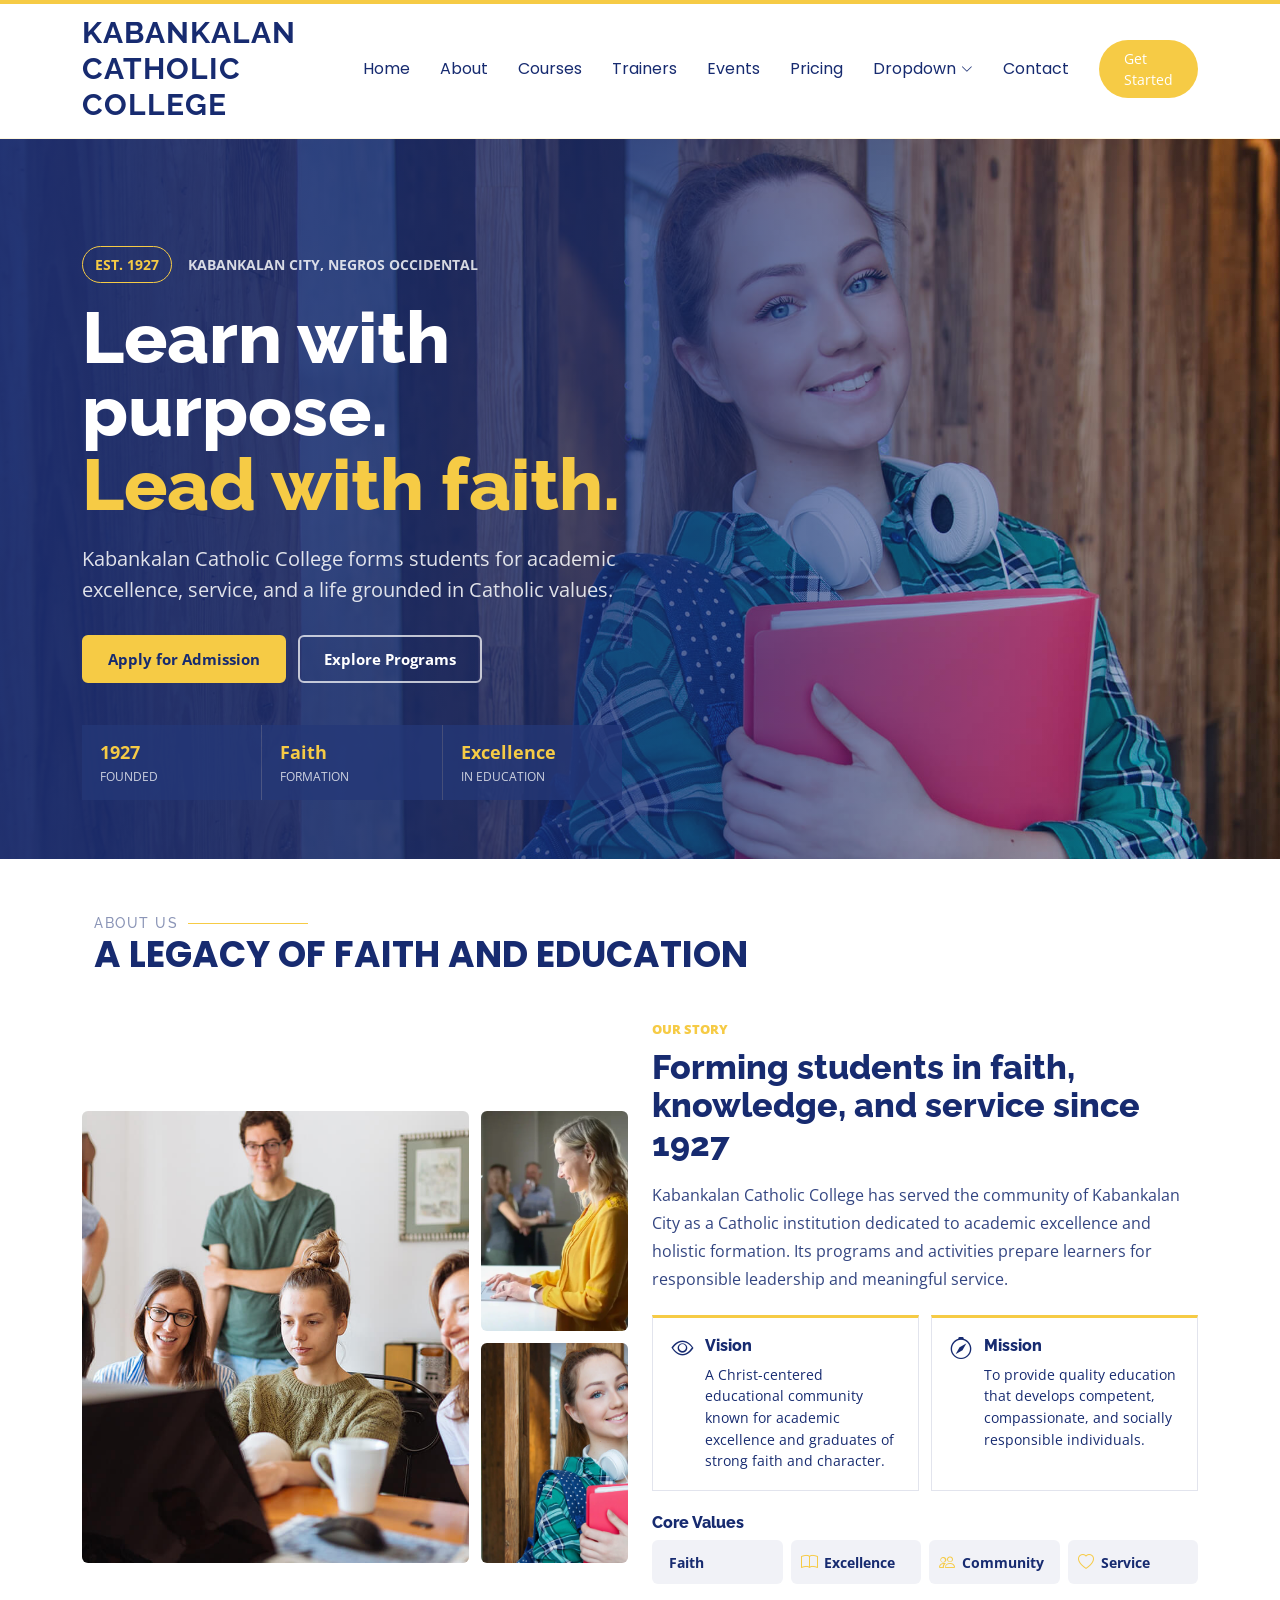
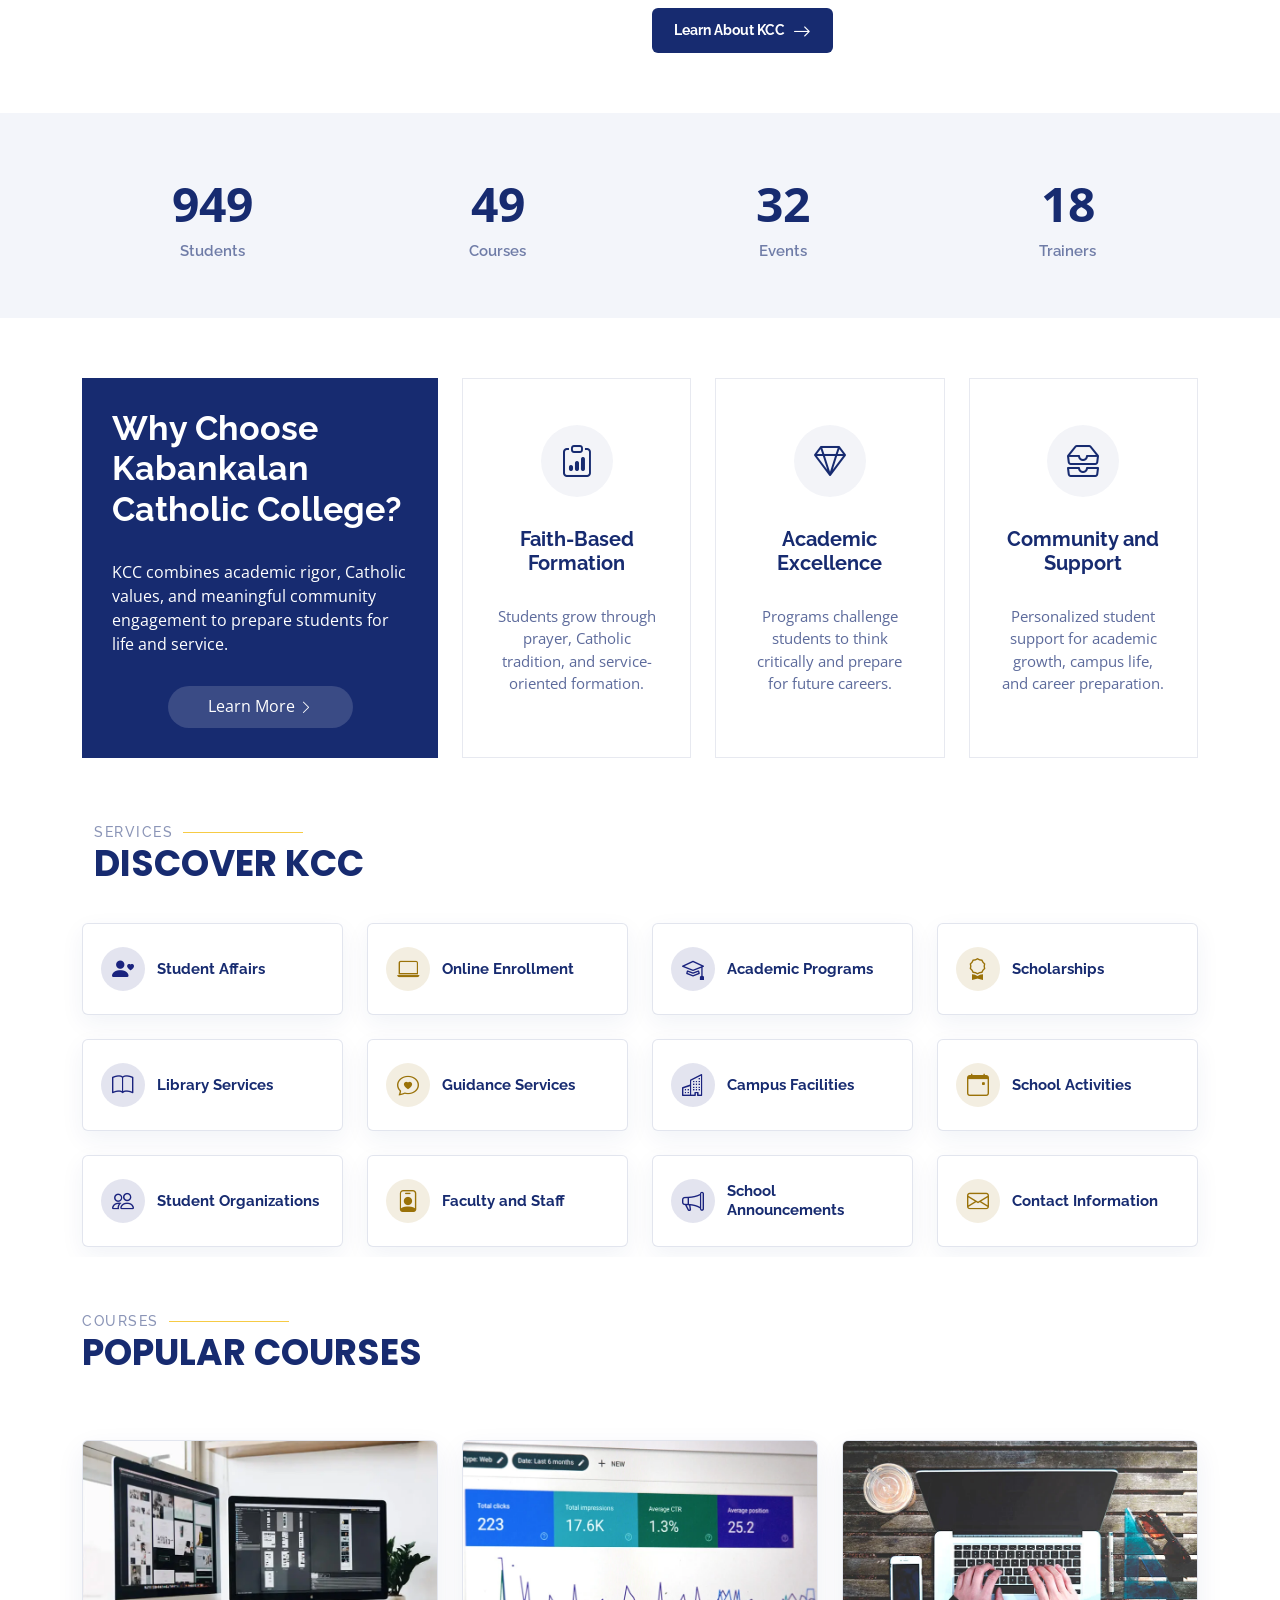
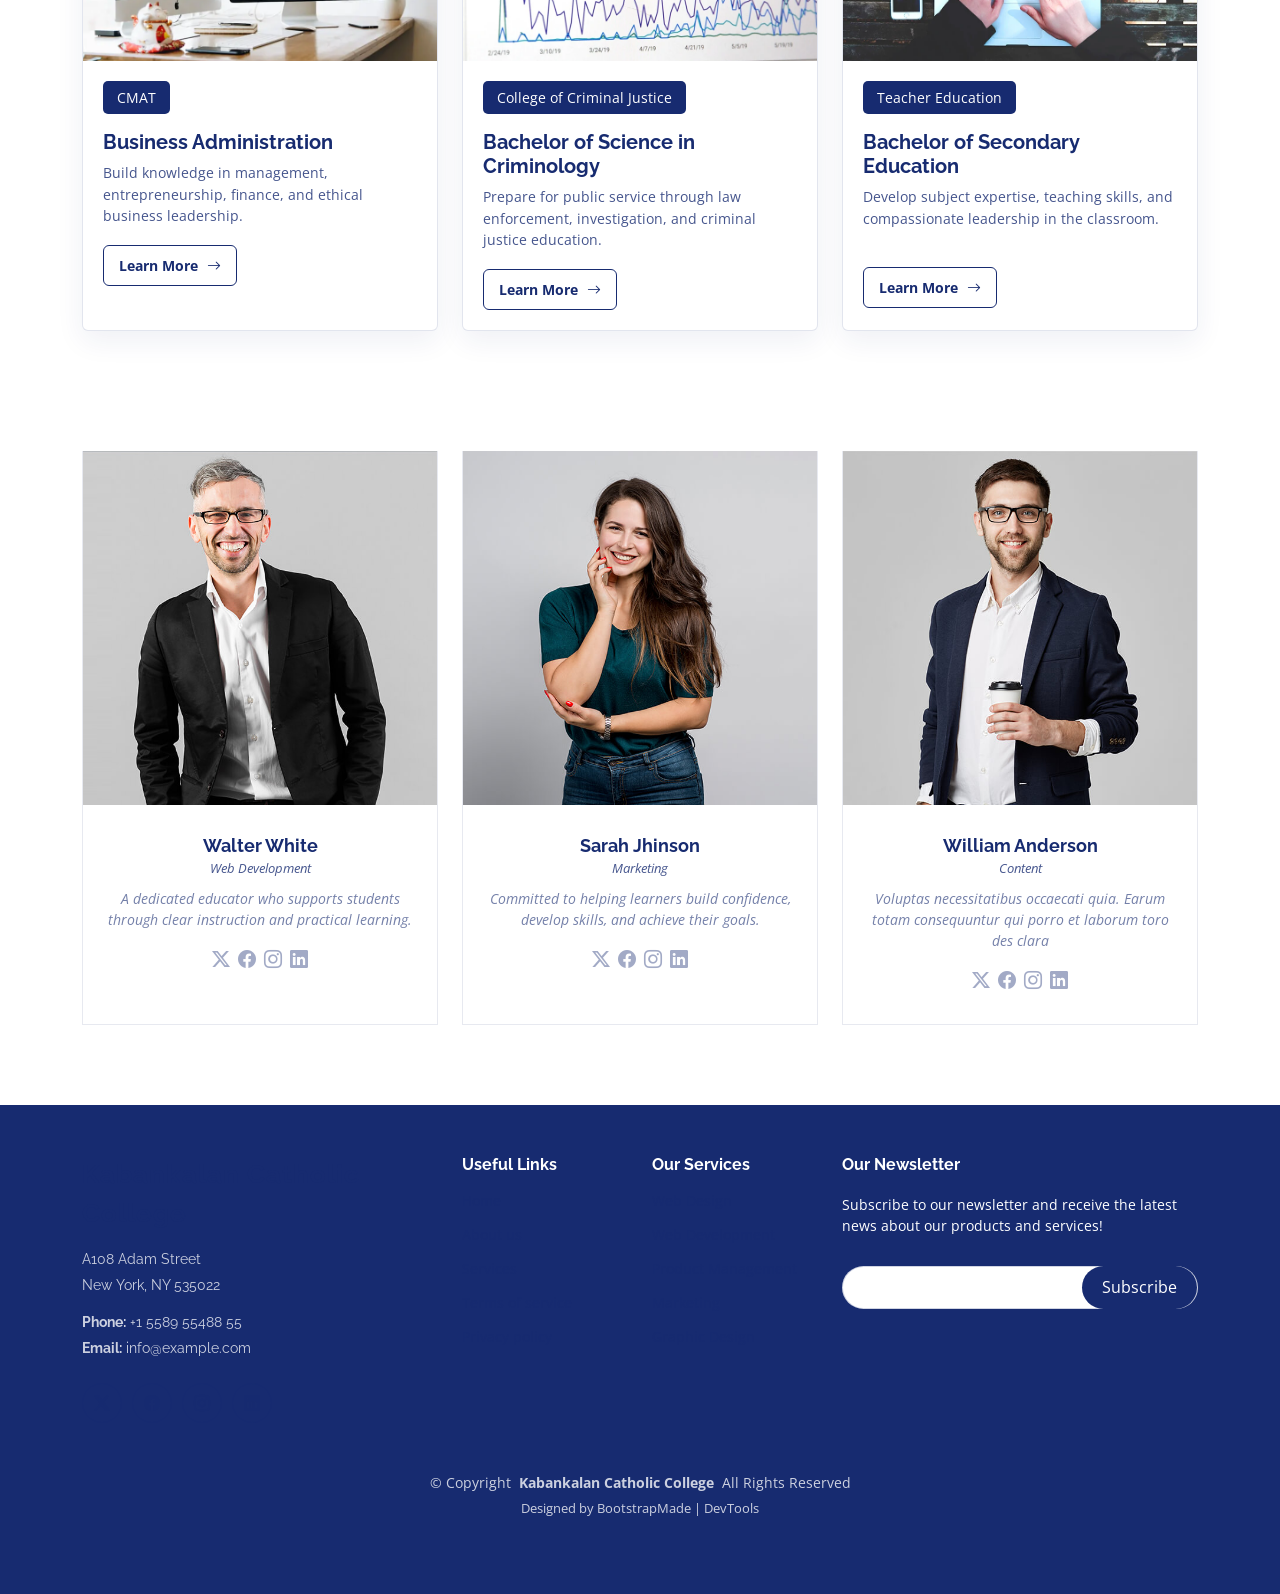
<file: index.html>
<!DOCTYPE html>
<html lang="en">

<head>
  <meta charset="utf-8">
  <meta content="width=device-width, initial-scale=1.0" name="viewport">
  <title>Kabankalan Catholic College</title>
  <meta name="description" content="">
  <meta name="keywords" content="">

  <!-- Favicons -->
  <link href="assets/img/favicon.png" rel="icon">
  <link href="assets/img/apple-touch-icon.png" rel="apple-touch-icon">

  <!-- Fonts -->
  <link href="https://fonts.googleapis.com" rel="preconnect">
  <link href="https://fonts.gstatic.com" rel="preconnect" crossorigin>
  <link href="https://fonts.googleapis.com/css2?family=Open+Sans:ital,wght@0,300;0,400;0,500;0,600;0,700;0,800;1,300;1,400;1,500;1,600;1,700;1,800&family=Poppins:ital,wght@0,100;0,200;0,300;0,400;0,500;0,600;0,700;0,800;0,900;1,100;1,200;1,300;1,400;1,500;1,600;1,700;1,800;1,900&family=Raleway:ital,wght@0,100;0,200;0,300;0,400;0,500;0,600;0,700;0,800;0,900;1,100;1,200;1,300;1,400;1,500;1,600;1,700;1,800;1,900&display=swap" rel="stylesheet">

  <!-- Vendor CSS Files -->
  <link href="assets/vendor/bootstrap/css/bootstrap.min.css" rel="stylesheet">
  <link href="assets/vendor/bootstrap-icons/bootstrap-icons.css" rel="stylesheet">
  <link href="assets/vendor/aos/aos.css" rel="stylesheet">
  <link href="assets/vendor/glightbox/css/glightbox.min.css" rel="stylesheet">
  <link href="assets/vendor/swiper/swiper-bundle.min.css" rel="stylesheet">

  <!-- Main CSS File -->
  <link href="assets/css/main.css" rel="stylesheet">

  <!-- =======================================================
  * Template adapted for Kabankalan Catholic College
  * Updated: Jul 07 2025 with Bootstrap v5.3.7
  * Author: BootstrapMade.com
  * License: https://bootstrapmade.com/license/
  ======================================================== -->
</head>

<body class="index-page">

  <header id="header" class="header d-flex align-items-center sticky-top">
    <div class="container-fluid container-xl position-relative d-flex align-items-center">

      <a href="index.html" class="logo d-flex align-items-center me-auto">
        <!-- Uncomment the line below if you also wish to use an image logo -->
        <!-- <img src="assets/img/logo.webp" alt=""> -->
        <h1 class="sitename">Kabankalan Catholic College</h1>
      </a>

      <nav id="navmenu" class="navmenu">
        <ul>
          <li><a href="index.html" class="active">Home<br></a></li>
          <li><a href="about.html">About</a></li>
          <li><a href="courses.html">Courses</a></li>
          <li><a href="trainers.html">Trainers</a></li>
          <li><a href="events.html">Events</a></li>
          <li><a href="pricing.html">Pricing</a></li>
          <li class="dropdown"><a href="#"><span>Dropdown</span> <i class="bi bi-chevron-down toggle-dropdown"></i></a>
            <ul>
              <li><a href="#">Dropdown 1</a></li>
              <li class="dropdown"><a href="#"><span>Deep Dropdown</span> <i class="bi bi-chevron-down toggle-dropdown"></i></a>
                <ul>
                  <li><a href="#">Deep Dropdown 1</a></li>
                  <li><a href="#">Deep Dropdown 2</a></li>
                  <li><a href="#">Deep Dropdown 3</a></li>
                  <li><a href="#">Deep Dropdown 4</a></li>
                  <li><a href="#">Deep Dropdown 5</a></li>
                </ul>
              </li>
              <li><a href="#">Dropdown 2</a></li>
              <li><a href="#">Dropdown 3</a></li>
              <li><a href="#">Dropdown 4</a></li>
            </ul>
          </li>
          <li><a href="contact.html">Contact</a></li>
        </ul>
        <i class="mobile-nav-toggle d-xl-none bi bi-list"></i>
      </nav>

      <a class="btn-getstarted" href="courses.html">Get Started</a>

    </div>
  </header>

  <main class="main">

    <!-- Hero Section -->
    <section id="hero" class="hero section dark-background">

      <img src="assets/img/hero-bg.jpg" alt="" data-aos="fade-in">

      <div class="container">
        <div class="hero-content" data-aos="fade-up" data-aos-delay="100">
          <p class="hero-eyebrow"><span>Est. 1927</span> Kabankalan City, Negros Occidental</p>
          <h2>Learn with purpose.<br><span>Lead with faith.</span></h2>
          <p class="hero-description">Kabankalan Catholic College forms students for academic excellence, service, and a life grounded in Catholic values.</p>
          <div class="hero-actions">
            <a href="https://kcc.wela.ph" class="btn-get-started btn-primary-action">Apply for Admission</a>
            <a href="courses.html" class="btn-get-started btn-secondary-action">Explore Programs</a>
          </div>
        </div>

        <div class="hero-facts" data-aos="fade-up" data-aos-delay="300">
          <div><strong>1927</strong><span>Founded</span></div>
          <div><strong>Faith</strong><span>Formation</span></div>
          <div><strong>Excellence</strong><span>In Education</span></div>
        </div>
      </div>

    </section><!-- /Hero Section -->

    <!-- About Section -->
    <section id="about" class="about section">

      <div class="container">

        <div class="container section-title" data-aos="fade-up">
          <h2>About Us</h2>
          <p>A Legacy of Faith and Education</p>
        </div><!-- End Section Title -->

        <div class="row gy-5 align-items-center">

          <div class="col-lg-6" data-aos="fade-up" data-aos-delay="100">
            <div class="campus-gallery">
              <figure class="campus-gallery-main">
                <img src="assets/img/about.jpg" class="img-fluid" alt="Kabankalan Catholic College campus">
              </figure>
              <figure>
                <img src="assets/img/about/about-1.webp" class="img-fluid" alt="KCC campus facilities">
              </figure>
              <figure>
                <img src="assets/img/hero-bg.jpg" class="img-fluid" alt="Life and learning at KCC">
              </figure>
            </div>
          </div>

          <div class="col-lg-6 content" data-aos="fade-up" data-aos-delay="200">
            <p class="about-kicker">Our Story</p>
            <h3>Forming students in faith, knowledge, and service since 1927</h3>
            <p>
              Kabankalan Catholic College has served the community of Kabankalan City as a Catholic institution dedicated to academic excellence and holistic formation. Its programs and activities prepare learners for responsible leadership and meaningful service.
            </p>

            <div class="mission-grid">
              <article>
                <i class="bi bi-eye"></i>
                <div>
                  <h4>Vision</h4>
                  <p>A Christ-centered educational community known for academic excellence and graduates of strong faith and character.</p>
                </div>
              </article>
              <article>
                <i class="bi bi-compass"></i>
                <div>
                  <h4>Mission</h4>
                  <p>To provide quality education that develops competent, compassionate, and socially responsible individuals.</p>
                </div>
              </article>
            </div>

            <div class="core-values">
              <h4>Core Values</h4>
              <ul>
                <li><i class="bi bi-cross"></i> <span>Faith</span></li>
                <li><i class="bi bi-book"></i> <span>Excellence</span></li>
                <li><i class="bi bi-people"></i> <span>Community</span></li>
                <li><i class="bi bi-heart"></i> <span>Service</span></li>
              </ul>
            </div>

            <a href="about.html" class="read-more"><span>Learn About KCC</span><i class="bi bi-arrow-right"></i></a>
          </div>

        </div>

      </div>

    </section><!-- /About Section -->

    <!-- Counts Section -->
    <section id="counts" class="section counts light-background">

      <div class="container" data-aos="fade-up" data-aos-delay="100">

        <div class="row gy-4">

          <div class="col-lg-3 col-md-6">
            <div class="stats-item text-center w-100 h-100">
              <span data-purecounter-start="0" data-purecounter-end="1232" data-purecounter-duration="1" class="purecounter"></span>
              <p>Students</p>
            </div>
          </div><!-- End Stats Item -->

          <div class="col-lg-3 col-md-6">
            <div class="stats-item text-center w-100 h-100">
              <span data-purecounter-start="0" data-purecounter-end="64" data-purecounter-duration="1" class="purecounter"></span>
              <p>Courses</p>
            </div>
          </div><!-- End Stats Item -->

          <div class="col-lg-3 col-md-6">
            <div class="stats-item text-center w-100 h-100">
              <span data-purecounter-start="0" data-purecounter-end="42" data-purecounter-duration="1" class="purecounter"></span>
              <p>Events</p>
            </div>
          </div><!-- End Stats Item -->

          <div class="col-lg-3 col-md-6">
            <div class="stats-item text-center w-100 h-100">
              <span data-purecounter-start="0" data-purecounter-end="24" data-purecounter-duration="1" class="purecounter"></span>
              <p>Trainers</p>
            </div>
          </div><!-- End Stats Item -->

        </div>

      </div>

    </section><!-- /Counts Section -->

    <!-- Why Us Section -->
    <section id="why-us" class="section why-us">

      <div class="container">

        <div class="row gy-4">

          <div class="col-lg-4" data-aos="fade-up" data-aos-delay="100">
            <div class="why-box">
              <h3>Why Choose Kabankalan Catholic College?</h3>
              <p>
                KCC combines academic rigor, Catholic values, and meaningful community engagement to prepare students for life and service.
              </p>
              <div class="text-center">
                <a href="#" class="more-btn"><span>Learn More</span> <i class="bi bi-chevron-right"></i></a>
              </div>
            </div>
          </div><!-- End Why Box -->

          <div class="col-lg-8 d-flex align-items-stretch">
            <div class="row gy-4" data-aos="fade-up" data-aos-delay="200">

              <div class="col-xl-4">
                <div class="icon-box d-flex flex-column justify-content-center align-items-center">
                  <i class="bi bi-clipboard-data"></i>
                  <h4>Faith-Based Formation</h4>
                  <p>Students grow through prayer, Catholic tradition, and service-oriented formation.</p>
                </div>
              </div><!-- End Icon Box -->

              <div class="col-xl-4" data-aos="fade-up" data-aos-delay="300">
                <div class="icon-box d-flex flex-column justify-content-center align-items-center">
                  <i class="bi bi-gem"></i>
                  <h4>Academic Excellence</h4>
                  <p>Programs challenge students to think critically and prepare for future careers.</p>
                </div>
              </div><!-- End Icon Box -->

              <div class="col-xl-4" data-aos="fade-up" data-aos-delay="400">
                <div class="icon-box d-flex flex-column justify-content-center align-items-center">
                  <i class="bi bi-inboxes"></i>
                  <h4>Community and Support</h4>
                  <p>Personalized student support for academic growth, campus life, and career preparation.</p>
                </div>
              </div><!-- End Icon Box -->

            </div>
          </div>

        </div>

      </div>

    </section><!-- /Why Us Section -->

    <!-- Features Section -->
    <section id="features" class="features section">

      <div class="container">

        <div class="container section-title" data-aos="fade-up">
          <h2>Services</h2>
          <p>Discover KCC</p>
        </div><!-- End Section Title -->

        <div class="row gy-4">

          <div class="col-lg-3 col-md-4" data-aos="fade-up" data-aos-delay="100">
            <div class="features-item">
              <i class="bi bi-person-heart" style="color: #1a237e;"></i>
              <h3><a href="trainers.html" class="stretched-link">Student Affairs</a></h3>
            </div>
          </div><!-- End Feature Item -->

          <div class="col-lg-3 col-md-4" data-aos="fade-up" data-aos-delay="200">
            <div class="features-item">
              <i class="bi bi-laptop" style="color: #9a7209;"></i>
              <h3><a href="https://kcc.wela.ph" class="stretched-link">Online Enrollment</a></h3>
            </div>
          </div><!-- End Feature Item -->

          <div class="col-lg-3 col-md-4" data-aos="fade-up" data-aos-delay="300">
            <div class="features-item">
              <i class="bi bi-mortarboard" style="color: #1a237e;"></i>
              <h3><a href="courses.html" class="stretched-link">Academic Programs</a></h3>
            </div>
          </div><!-- End Feature Item -->

          <div class="col-lg-3 col-md-4" data-aos="fade-up" data-aos-delay="400">
            <div class="features-item">
              <i class="bi bi-award" style="color: #9a7209;"></i>
              <h3><a href="pricing.html" class="stretched-link">Scholarships</a></h3>
            </div>
          </div><!-- End Feature Item -->

          <div class="col-lg-3 col-md-4" data-aos="fade-up" data-aos-delay="500">
            <div class="features-item">
              <i class="bi bi-book" style="color: #1a237e;"></i>
              <h3><a href="courses.html" class="stretched-link">Library Services</a></h3>
            </div>
          </div><!-- End Feature Item -->

          <div class="col-lg-3 col-md-4" data-aos="fade-up" data-aos-delay="600">
            <div class="features-item">
              <i class="bi bi-chat-heart" style="color: #9a7209;"></i>
              <h3><a href="contact.html" class="stretched-link">Guidance Services</a></h3>
            </div>
          </div><!-- End Feature Item -->

          <div class="col-lg-3 col-md-4" data-aos="fade-up" data-aos-delay="700">
            <div class="features-item">
              <i class="bi bi-buildings" style="color: #1a237e;"></i>
              <h3><a href="about.html" class="stretched-link">Campus Facilities</a></h3>
            </div>
          </div><!-- End Feature Item -->

          <div class="col-lg-3 col-md-4" data-aos="fade-up" data-aos-delay="800">
            <div class="features-item">
              <i class="bi bi-calendar-event" style="color: #9a7209;"></i>
              <h3><a href="events.html" class="stretched-link">School Activities</a></h3>
            </div>
          </div><!-- End Feature Item -->

          <div class="col-lg-3 col-md-4" data-aos="fade-up" data-aos-delay="900">
            <div class="features-item">
              <i class="bi bi-people" style="color: #1a237e;"></i>
              <h3><a href="trainers.html" class="stretched-link">Student Organizations</a></h3>
            </div>
          </div><!-- End Feature Item -->

          <div class="col-lg-3 col-md-4" data-aos="fade-up" data-aos-delay="1000">
            <div class="features-item">
              <i class="bi bi-person-badge" style="color: #9a7209;"></i>
              <h3><a href="trainers.html" class="stretched-link">Faculty and Staff</a></h3>
            </div>
          </div><!-- End Feature Item -->

          <div class="col-lg-3 col-md-4" data-aos="fade-up" data-aos-delay="1100">
            <div class="features-item">
              <i class="bi bi-megaphone" style="color: #1a237e;"></i>
              <h3><a href="events.html" class="stretched-link">School Announcements</a></h3>
            </div>
          </div><!-- End Feature Item -->

          <div class="col-lg-3 col-md-4" data-aos="fade-up" data-aos-delay="1200">
            <div class="features-item">
              <i class="bi bi-envelope" style="color: #9a7209;"></i>
              <h3><a href="contact.html" class="stretched-link">Contact Information</a></h3>
            </div>
          </div><!-- End Feature Item -->

        </div>

      </div>

    </section><!-- /Features Section -->

    <!-- Courses Section -->
    <section id="courses" class="courses section">

      <!-- Section Title -->
      <div class="container section-title" data-aos="fade-up">
        <h2>Courses</h2>
        <p>Popular Courses</p>
      </div><!-- End Section Title -->

      <div class="container">

        <div class="row">

          <div class="col-lg-4 col-md-6 d-flex align-items-stretch" data-aos="zoom-in" data-aos-delay="100">
            <div class="course-item">
              <img src="assets/img/course/course-1.webp" class="img-fluid" alt="Business and management students">
              <div class="course-content">
                <div class="d-flex justify-content-between align-items-center mb-3">
                  <p class="category">CMAT</p>
                </div>

                <h3><a href="course-details.html">Business Administration</a></h3>
                <p class="description">Build knowledge in management, entrepreneurship, finance, and ethical business leadership.</p>
                <a href="course-details.html" class="course-learn-more">Learn More <i class="bi bi-arrow-right"></i></a>
              </div>
            </div>
          </div> <!-- End Course Item-->

          <div class="col-lg-4 col-md-6 d-flex align-items-stretch mt-4 mt-md-0" data-aos="zoom-in" data-aos-delay="200">
            <div class="course-item">
              <img src="assets/img/course/course-2.webp" class="img-fluid" alt="Criminology students">
              <div class="course-content">
                <div class="d-flex justify-content-between align-items-center mb-3">
                  <p class="category">College of Criminal Justice</p>
                </div>

                <h3><a href="course-details.html">Bachelor of Science in Criminology</a></h3>
                <p class="description">Prepare for public service through law enforcement, investigation, and criminal justice education.</p>
                <a href="course-details.html" class="course-learn-more">Learn More <i class="bi bi-arrow-right"></i></a>
              </div>
            </div>
          </div> <!-- End Course Item-->

          <div class="col-lg-4 col-md-6 d-flex align-items-stretch mt-4 mt-lg-0" data-aos="zoom-in" data-aos-delay="300">
            <div class="course-item">
              <img src="assets/img/course/course-3.webp" class="img-fluid" alt="Education and teacher preparation students">
              <div class="course-content">
                <div class="d-flex justify-content-between align-items-center mb-3">
                  <p class="category">Teacher Education</p>
                </div>

                <h3><a href="course-details.html">Bachelor of Secondary Education</a></h3>
                <p class="description">Develop subject expertise, teaching skills, and compassionate leadership in the classroom.</p>
                <a href="course-details.html" class="course-learn-more">Learn More <i class="bi bi-arrow-right"></i></a>
              </div>
            </div>
          </div> <!-- End Course Item-->

        </div>

      </div>

    </section><!-- /Courses Section -->

    <!-- Trainers Index Section -->
    <section id="trainers-index" class="section trainers-index">

      <div class="container">

        <div class="row">

          <div class="col-lg-4 col-md-6 d-flex" data-aos="fade-up" data-aos-delay="100">
            <div class="member">
              <img src="assets/img/trainers/trainer-1.jpg" class="img-fluid" alt="">
              <div class="member-content">
                <h4>Walter White</h4>
                <span>Web Development</span>
                <p>
A dedicated educator who supports students through clear instruction and practical learning.
                </p>
                <div class="social">
                  <a href=""><i class="bi bi-twitter-x"></i></a>
                  <a href=""><i class="bi bi-facebook"></i></a>
                  <a href=""><i class="bi bi-instagram"></i></a>
                  <a href=""><i class="bi bi-linkedin"></i></a>
                </div>
              </div>
            </div>
          </div><!-- End Team Member -->

          <div class="col-lg-4 col-md-6 d-flex" data-aos="fade-up" data-aos-delay="200">
            <div class="member">
              <img src="assets/img/trainers/trainer-2.jpg" class="img-fluid" alt="">
              <div class="member-content">
                <h4>Sarah Jhinson</h4>
                <span>Marketing</span>
                <p>
Committed to helping learners build confidence, develop skills, and achieve their goals.
                </p>
                <div class="social">
                  <a href=""><i class="bi bi-twitter-x"></i></a>
                  <a href=""><i class="bi bi-facebook"></i></a>
                  <a href=""><i class="bi bi-instagram"></i></a>
                  <a href=""><i class="bi bi-linkedin"></i></a>
                </div>
              </div>
            </div>
          </div><!-- End Team Member -->

          <div class="col-lg-4 col-md-6 d-flex" data-aos="fade-up" data-aos-delay="300">
            <div class="member">
              <img src="assets/img/trainers/trainer-3.jpg" class="img-fluid" alt="">
              <div class="member-content">
                <h4>William Anderson</h4>
                <span>Content</span>
                <p>
                  Voluptas necessitatibus occaecati quia. Earum totam consequuntur qui porro et laborum toro des clara
                </p>
                <div class="social">
                  <a href=""><i class="bi bi-twitter-x"></i></a>
                  <a href=""><i class="bi bi-facebook"></i></a>
                  <a href=""><i class="bi bi-instagram"></i></a>
                  <a href=""><i class="bi bi-linkedin"></i></a>
                </div>
              </div>
            </div>
          </div><!-- End Team Member -->

        </div>

      </div>

    </section><!-- /Trainers Index Section -->

  </main>

  <footer id="footer" class="footer position-relative light-background">

    <div class="container footer-top">
      <div class="row gy-4">
        <div class="col-lg-4 col-md-6 footer-about">
          <a href="index.html" class="logo d-flex align-items-center">
            <span class="sitename">Kabankalan Catholic College</span>
          </a>
          <div class="footer-contact pt-3">
            <p>A108 Adam Street</p>
            <p>New York, NY 535022</p>
            <p class="mt-3"><strong>Phone:</strong> <span>+1 5589 55488 55</span></p>
            <p><strong>Email:</strong> <span>info@example.com</span></p>
          </div>
          <div class="social-links d-flex mt-4">
            <a href=""><i class="bi bi-twitter-x"></i></a>
            <a href=""><i class="bi bi-facebook"></i></a>
            <a href=""><i class="bi bi-instagram"></i></a>
            <a href=""><i class="bi bi-linkedin"></i></a>
          </div>
        </div>

        <div class="col-lg-2 col-md-3 footer-links">
          <h4>Useful Links</h4>
          <ul>
            <li><a href="#">Home</a></li>
            <li><a href="#">About us</a></li>
            <li><a href="#">Services</a></li>
            <li><a href="#">Terms of service</a></li>
            <li><a href="#">Privacy policy</a></li>
          </ul>
        </div>

        <div class="col-lg-2 col-md-3 footer-links">
          <h4>Our Services</h4>
          <ul>
            <li><a href="#">Web Design</a></li>
            <li><a href="#">Web Development</a></li>
            <li><a href="#">Product Management</a></li>
            <li><a href="#">Marketing</a></li>
            <li><a href="#">Graphic Design</a></li>
          </ul>
        </div>

        <div class="col-lg-4 col-md-12 footer-newsletter">
          <h4>Our Newsletter</h4>
          <p>Subscribe to our newsletter and receive the latest news about our products and services!</p>
          <form action="#" method="post" class="email-form">
            <div class="newsletter-form"><input type="email" name="email"><input type="submit" value="Subscribe"></div>
            <div class="loading">Loading</div>
            <div class="error-message"></div>
            <div class="sent-message">Your subscription request has been sent. Thank you!</div>
          </form>
        </div>

      </div>
    </div>

    <div class="container copyright text-center mt-4">
      <p>© <span>Copyright</span> <strong class="px-1 sitename">Kabankalan Catholic College</strong> <span>All Rights Reserved</span></p>
      <div class="credits">
        <!-- All the links in the footer should remain intact. -->
        <!-- You can delete the links only if you've purchased the pro version. -->
        <!-- Licensing information: https://bootstrapmade.com/license/ -->
        Designed by <a href="https://bootstrapmade.com/">BootstrapMade</a> | <a href="https://bootstrapmade.com/tools/">DevTools</a>
      </div>
    </div>

  </footer>

  <!-- Scroll Top -->
  <a href="#" id="scroll-top" class="scroll-top d-flex align-items-center justify-content-center"><i class="bi bi-arrow-up-short"></i></a>

  <!-- Preloader -->
  <div id="preloader"></div>

  <!-- Vendor JS Files -->
  <script src="assets/vendor/bootstrap/js/bootstrap.bundle.min.js"></script>
  <script src="assets/vendor/aos/aos.js"></script>
  <script src="assets/vendor/glightbox/js/glightbox.min.js"></script>
  <script src="assets/vendor/purecounter/purecounter_vanilla.js"></script>
  <script src="assets/vendor/swiper/swiper-bundle.min.js"></script>

  <!-- Main JS File -->
  <script src="assets/js/main.js"></script>

</body>

</html>
</file>
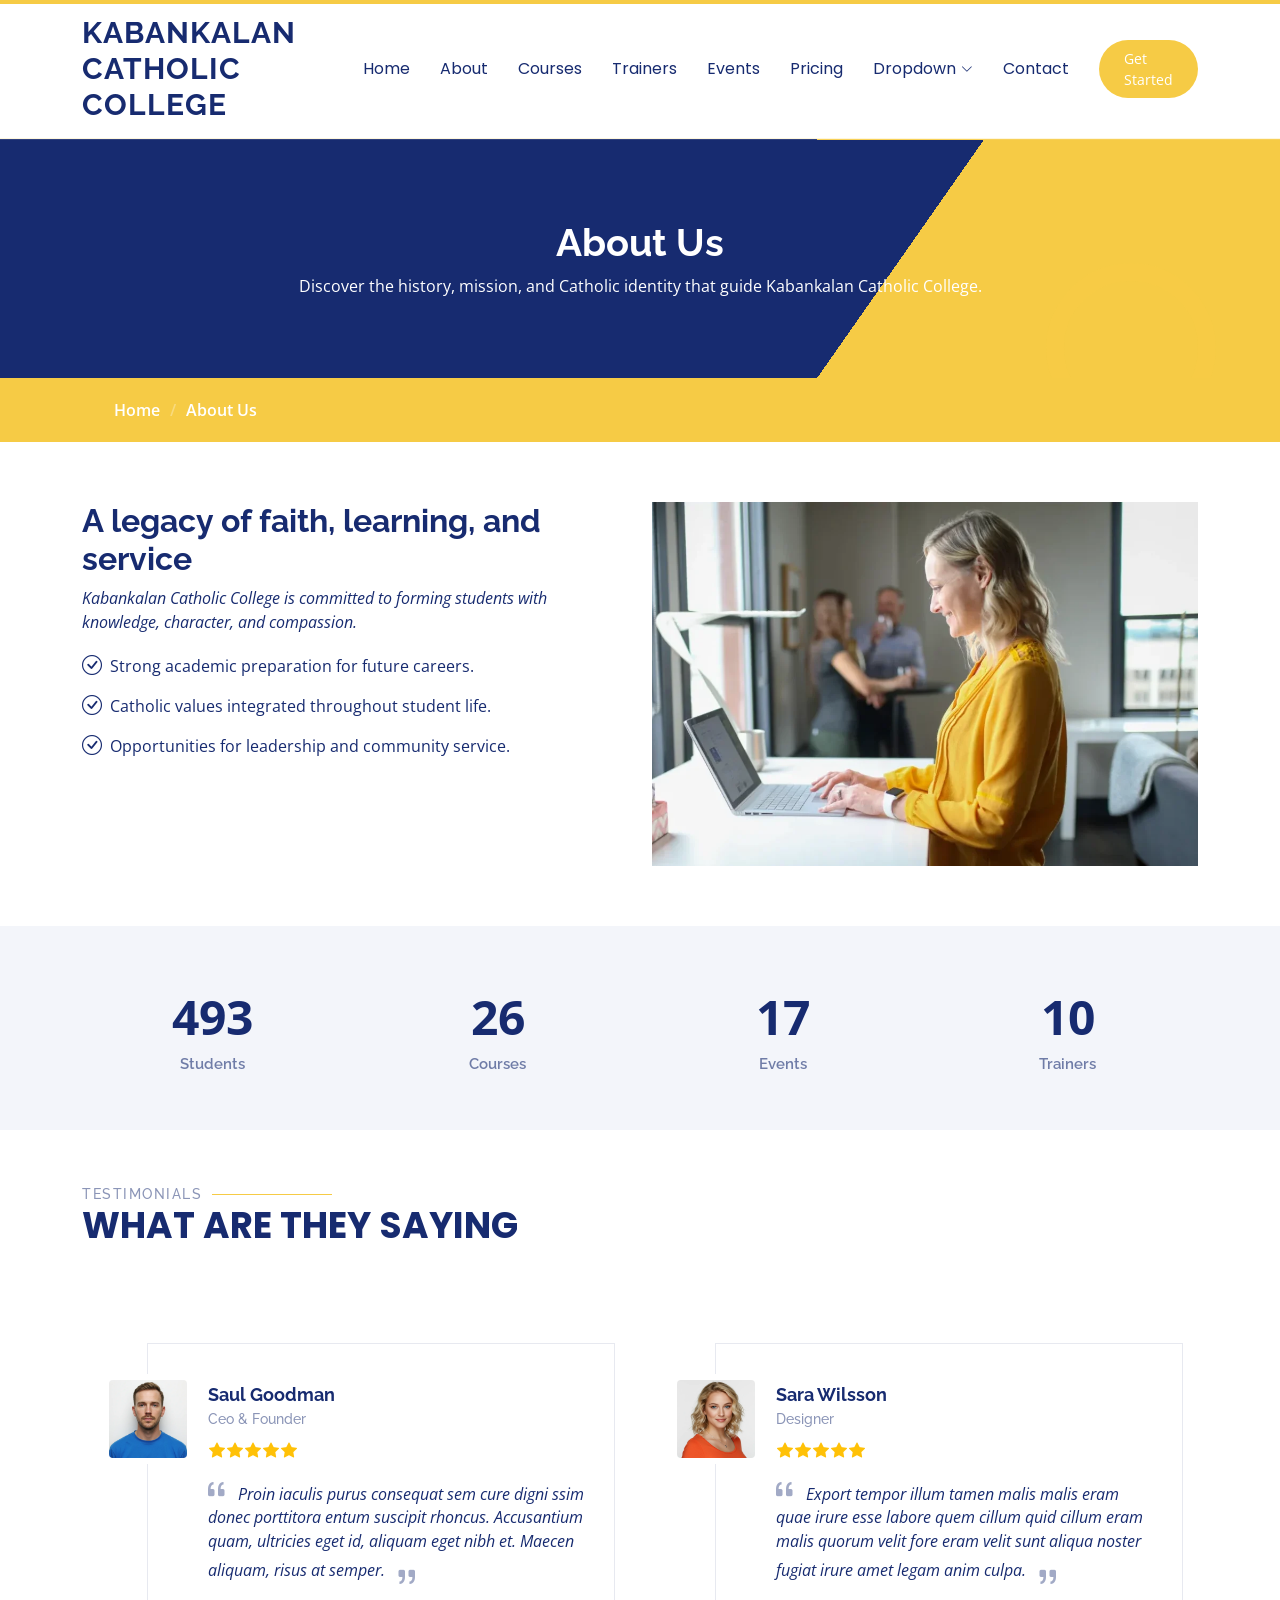
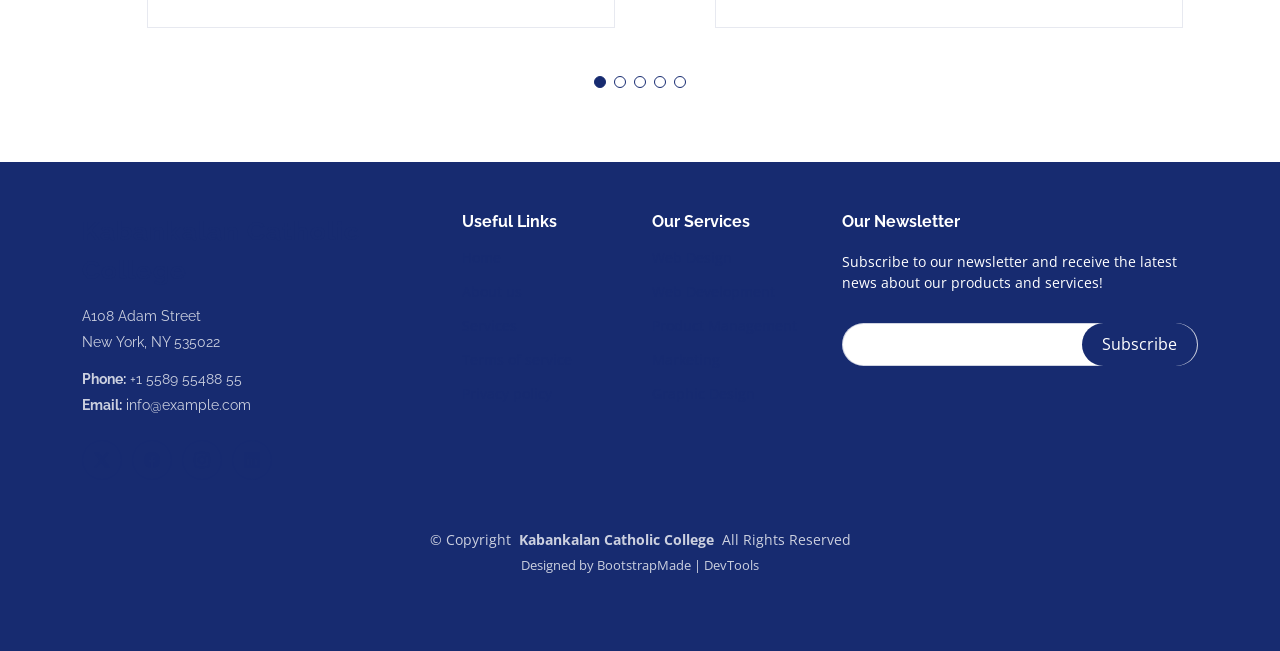
<file: about.html>
<!DOCTYPE html>
<html lang="en">

<head>
  <meta charset="utf-8">
  <meta content="width=device-width, initial-scale=1.0" name="viewport">
  <title>About - Kabankalan Catholic College</title>
  <meta name="description" content="">
  <meta name="keywords" content="">

  <!-- Favicons -->
  <link href="assets/img/favicon.png" rel="icon">
  <link href="assets/img/apple-touch-icon.png" rel="apple-touch-icon">

  <!-- Fonts -->
  <link href="https://fonts.googleapis.com" rel="preconnect">
  <link href="https://fonts.gstatic.com" rel="preconnect" crossorigin>
  <link href="https://fonts.googleapis.com/css2?family=Open+Sans:ital,wght@0,300;0,400;0,500;0,600;0,700;0,800;1,300;1,400;1,500;1,600;1,700;1,800&family=Poppins:ital,wght@0,100;0,200;0,300;0,400;0,500;0,600;0,700;0,800;0,900;1,100;1,200;1,300;1,400;1,500;1,600;1,700;1,800;1,900&family=Raleway:ital,wght@0,100;0,200;0,300;0,400;0,500;0,600;0,700;0,800;0,900;1,100;1,200;1,300;1,400;1,500;1,600;1,700;1,800;1,900&display=swap" rel="stylesheet">

  <!-- Vendor CSS Files -->
  <link href="assets/vendor/bootstrap/css/bootstrap.min.css" rel="stylesheet">
  <link href="assets/vendor/bootstrap-icons/bootstrap-icons.css" rel="stylesheet">
  <link href="assets/vendor/aos/aos.css" rel="stylesheet">
  <link href="assets/vendor/glightbox/css/glightbox.min.css" rel="stylesheet">
  <link href="assets/vendor/swiper/swiper-bundle.min.css" rel="stylesheet">

  <!-- Main CSS File -->
  <link href="assets/css/main.css" rel="stylesheet">

  <!-- =======================================================
  * Template adapted for Kabankalan Catholic College
  * Updated: Jul 07 2025 with Bootstrap v5.3.7
  * Author: BootstrapMade.com
  * License: https://bootstrapmade.com/license/
  ======================================================== -->
</head>

<body class="about-page">

  <header id="header" class="header d-flex align-items-center sticky-top">
    <div class="container-fluid container-xl position-relative d-flex align-items-center">

      <a href="index.html" class="logo d-flex align-items-center me-auto">
        <!-- Uncomment the line below if you also wish to use an image logo -->
        <!-- <img src="assets/img/logo.webp" alt=""> -->
        <h1 class="sitename">Kabankalan Catholic College</h1>
      </a>

      <nav id="navmenu" class="navmenu">
        <ul>
          <li><a href="index.html">Home<br></a></li>
          <li><a href="about.html" class="active">About</a></li>
          <li><a href="courses.html">Courses</a></li>
          <li><a href="trainers.html">Trainers</a></li>
          <li><a href="events.html">Events</a></li>
          <li><a href="pricing.html">Pricing</a></li>
          <li class="dropdown"><a href="#"><span>Dropdown</span> <i class="bi bi-chevron-down toggle-dropdown"></i></a>
            <ul>
              <li><a href="#">Dropdown 1</a></li>
              <li class="dropdown"><a href="#"><span>Deep Dropdown</span> <i class="bi bi-chevron-down toggle-dropdown"></i></a>
                <ul>
                  <li><a href="#">Deep Dropdown 1</a></li>
                  <li><a href="#">Deep Dropdown 2</a></li>
                  <li><a href="#">Deep Dropdown 3</a></li>
                  <li><a href="#">Deep Dropdown 4</a></li>
                  <li><a href="#">Deep Dropdown 5</a></li>
                </ul>
              </li>
              <li><a href="#">Dropdown 2</a></li>
              <li><a href="#">Dropdown 3</a></li>
              <li><a href="#">Dropdown 4</a></li>
            </ul>
          </li>
          <li><a href="contact.html">Contact</a></li>
        </ul>
        <i class="mobile-nav-toggle d-xl-none bi bi-list"></i>
      </nav>

      <a class="btn-getstarted" href="courses.html">Get Started</a>

    </div>
  </header>

  <main class="main">

    <!-- Page Title -->
    <div class="page-title" data-aos="fade">
      <div class="heading">
        <div class="container">
          <div class="row d-flex justify-content-center text-center">
            <div class="col-lg-8">
              <h1>About Us<br></h1>
              <p class="mb-0">Discover the history, mission, and Catholic identity that guide Kabankalan Catholic College.</p>
            </div>
          </div>
        </div>
      </div>
      <nav class="breadcrumbs">
        <div class="container">
          <ol>
            <li><a href="index.html">Home</a></li>
            <li class="current">About Us<br></li>
          </ol>
        </div>
      </nav>
    </div><!-- End Page Title -->

    <!-- About Us Section -->
    <section id="about-us" class="section about-us">

      <div class="container">

        <div class="row gy-4">

          <div class="col-lg-6 order-1 order-lg-2" data-aos="fade-up" data-aos-delay="100">
            <img src="assets/img/about/about-1.webp" class="img-fluid" alt="">
          </div>

          <div class="col-lg-6 order-2 order-lg-1 content" data-aos="fade-up" data-aos-delay="200">
            <h3>A legacy of faith, learning, and service</h3>
            <p class="fst-italic">
              Kabankalan Catholic College is committed to forming students with knowledge, character, and compassion.
            </p>
            <ul>
              <li><i class="bi bi-check-circle"></i> <span>Strong academic preparation for future careers.</span></li>
              <li><i class="bi bi-check-circle"></i> <span>Catholic values integrated throughout student life.</span></li>
              <li><i class="bi bi-check-circle"></i> <span>Opportunities for leadership and community service.</span></li>
            </ul>
          </div>

        </div>

      </div>

    </section><!-- /About Us Section -->

    <!-- Counts Section -->
    <section id="counts" class="section counts light-background">

      <div class="container" data-aos="fade-up" data-aos-delay="100">

        <div class="row gy-4">

          <div class="col-lg-3 col-md-6">
            <div class="stats-item text-center w-100 h-100">
              <span data-purecounter-start="0" data-purecounter-end="1232" data-purecounter-duration="1" class="purecounter"></span>
              <p>Students</p>
            </div>
          </div><!-- End Stats Item -->

          <div class="col-lg-3 col-md-6">
            <div class="stats-item text-center w-100 h-100">
              <span data-purecounter-start="0" data-purecounter-end="64" data-purecounter-duration="1" class="purecounter"></span>
              <p>Courses</p>
            </div>
          </div><!-- End Stats Item -->

          <div class="col-lg-3 col-md-6">
            <div class="stats-item text-center w-100 h-100">
              <span data-purecounter-start="0" data-purecounter-end="42" data-purecounter-duration="1" class="purecounter"></span>
              <p>Events</p>
            </div>
          </div><!-- End Stats Item -->

          <div class="col-lg-3 col-md-6">
            <div class="stats-item text-center w-100 h-100">
              <span data-purecounter-start="0" data-purecounter-end="24" data-purecounter-duration="1" class="purecounter"></span>
              <p>Trainers</p>
            </div>
          </div><!-- End Stats Item -->

        </div>

      </div>

    </section><!-- /Counts Section -->

    <!-- Testimonials Section -->
    <section id="testimonials" class="testimonials section">

      <!-- Section Title -->
      <div class="container section-title" data-aos="fade-up">
        <h2>Testimonials</h2>
        <p>What are they saying</p>
      </div><!-- End Section Title -->

      <div class="container" data-aos="fade-up" data-aos-delay="100">

        <div class="swiper init-swiper">
          <script type="application/json" class="swiper-config">
            {
              "loop": true,
              "speed": 600,
              "autoplay": {
                "delay": 5000
              },
              "slidesPerView": "auto",
              "pagination": {
                "el": ".swiper-pagination",
                "type": "bullets",
                "clickable": true
              },
              "breakpoints": {
                "320": {
                  "slidesPerView": 1,
                  "spaceBetween": 40
                },
                "1200": {
                  "slidesPerView": 2,
                  "spaceBetween": 20
                }
              }
            }
          </script>
          <div class="swiper-wrapper">

            <div class="swiper-slide">
              <div class="testimonial-wrap">
                <div class="testimonial-item">
                  <img src="assets/img/person/person-m-9.webp" class="testimonial-img" alt="">
                  <h3>Saul Goodman</h3>
                  <h4>Ceo &amp; Founder</h4>
                  <div class="stars">
                    <i class="bi bi-star-fill"></i><i class="bi bi-star-fill"></i><i class="bi bi-star-fill"></i><i class="bi bi-star-fill"></i><i class="bi bi-star-fill"></i>
                  </div>
                  <p>
                    <i class="bi bi-quote quote-icon-left"></i>
                    <span>Proin iaculis purus consequat sem cure digni ssim donec porttitora entum suscipit rhoncus. Accusantium quam, ultricies eget id, aliquam eget nibh et. Maecen aliquam, risus at semper.</span>
                    <i class="bi bi-quote quote-icon-right"></i>
                  </p>
                </div>
              </div>
            </div><!-- End testimonial item -->

            <div class="swiper-slide">
              <div class="testimonial-wrap">
                <div class="testimonial-item">
                  <img src="assets/img/person/person-f-5.webp" class="testimonial-img" alt="">
                  <h3>Sara Wilsson</h3>
                  <h4>Designer</h4>
                  <div class="stars">
                    <i class="bi bi-star-fill"></i><i class="bi bi-star-fill"></i><i class="bi bi-star-fill"></i><i class="bi bi-star-fill"></i><i class="bi bi-star-fill"></i>
                  </div>
                  <p>
                    <i class="bi bi-quote quote-icon-left"></i>
                    <span>Export tempor illum tamen malis malis eram quae irure esse labore quem cillum quid cillum eram malis quorum velit fore eram velit sunt aliqua noster fugiat irure amet legam anim culpa.</span>
                    <i class="bi bi-quote quote-icon-right"></i>
                  </p>
                </div>
              </div>
            </div><!-- End testimonial item -->

            <div class="swiper-slide">
              <div class="testimonial-wrap">
                <div class="testimonial-item">
                  <img src="assets/img/person/person-f-12.webp" class="testimonial-img" alt="">
                  <h3>Jena Karlis</h3>
                  <h4>Store Owner</h4>
                  <div class="stars">
                    <i class="bi bi-star-fill"></i><i class="bi bi-star-fill"></i><i class="bi bi-star-fill"></i><i class="bi bi-star-fill"></i><i class="bi bi-star-fill"></i>
                  </div>
                  <p>
                    <i class="bi bi-quote quote-icon-left"></i>
                    <span>Enim nisi quem export duis labore cillum quae magna enim sint quorum nulla quem veniam duis minim tempor labore quem eram duis noster aute amet eram fore quis sint minim.</span>
                    <i class="bi bi-quote quote-icon-right"></i>
                  </p>
                </div>
              </div>
            </div><!-- End testimonial item -->

            <div class="swiper-slide">
              <div class="testimonial-wrap">
                <div class="testimonial-item">
                  <img src="assets/img/person/person-m-12.webp" class="testimonial-img" alt="">
                  <h3>Matt Brandon</h3>
                  <h4>Freelancer</h4>
                  <div class="stars">
                    <i class="bi bi-star-fill"></i><i class="bi bi-star-fill"></i><i class="bi bi-star-fill"></i><i class="bi bi-star-fill"></i><i class="bi bi-star-fill"></i>
                  </div>
                  <p>
                    <i class="bi bi-quote quote-icon-left"></i>
                    <span>KCC has provided me with an education that strengthened my knowledge, values, and confidence. The community helped prepare me to serve others and pursue my goals.</span>
                    <i class="bi bi-quote quote-icon-right"></i>
                  </p>
                </div>
              </div>
            </div><!-- End testimonial item -->

            <div class="swiper-slide">
              <div class="testimonial-wrap">
                <div class="testimonial-item">
                  <img src="assets/img/person/person-m-13.webp" class="testimonial-img" alt="">
                  <h3>John Larson</h3>
                  <h4>Entrepreneur</h4>
                  <div class="stars">
                    <i class="bi bi-star-fill"></i><i class="bi bi-star-fill"></i><i class="bi bi-star-fill"></i><i class="bi bi-star-fill"></i><i class="bi bi-star-fill"></i>
                  </div>
                  <p>
                    <i class="bi bi-quote quote-icon-left"></i>
                    <span>Quis quorum aliqua sint quem legam fore sunt eram irure aliqua veniam tempor noster veniam enim culpa labore duis sunt culpa nulla illum cillum fugiat legam esse veniam culpa fore nisi cillum quid.</span>
                    <i class="bi bi-quote quote-icon-right"></i>
                  </p>
                </div>
              </div>
            </div><!-- End testimonial item -->

          </div>
          <div class="swiper-pagination"></div>
        </div>

      </div>

    </section><!-- /Testimonials Section -->

  </main>

  <footer id="footer" class="footer position-relative light-background">

    <div class="container footer-top">
      <div class="row gy-4">
        <div class="col-lg-4 col-md-6 footer-about">
          <a href="index.html" class="logo d-flex align-items-center">
            <span class="sitename">Kabankalan Catholic College</span>
          </a>
          <div class="footer-contact pt-3">
            <p>A108 Adam Street</p>
            <p>New York, NY 535022</p>
            <p class="mt-3"><strong>Phone:</strong> <span>+1 5589 55488 55</span></p>
            <p><strong>Email:</strong> <span>info@example.com</span></p>
          </div>
          <div class="social-links d-flex mt-4">
            <a href=""><i class="bi bi-twitter-x"></i></a>
            <a href=""><i class="bi bi-facebook"></i></a>
            <a href=""><i class="bi bi-instagram"></i></a>
            <a href=""><i class="bi bi-linkedin"></i></a>
          </div>
        </div>

        <div class="col-lg-2 col-md-3 footer-links">
          <h4>Useful Links</h4>
          <ul>
            <li><a href="#">Home</a></li>
            <li><a href="#">About us</a></li>
            <li><a href="#">Services</a></li>
            <li><a href="#">Terms of service</a></li>
            <li><a href="#">Privacy policy</a></li>
          </ul>
        </div>

        <div class="col-lg-2 col-md-3 footer-links">
          <h4>Our Services</h4>
          <ul>
            <li><a href="#">Web Design</a></li>
            <li><a href="#">Web Development</a></li>
            <li><a href="#">Product Management</a></li>
            <li><a href="#">Marketing</a></li>
            <li><a href="#">Graphic Design</a></li>
          </ul>
        </div>

        <div class="col-lg-4 col-md-12 footer-newsletter">
          <h4>Our Newsletter</h4>
          <p>Subscribe to our newsletter and receive the latest news about our products and services!</p>
          <form action="#" method="post" class="email-form">
            <div class="newsletter-form"><input type="email" name="email"><input type="submit" value="Subscribe"></div>
            <div class="loading">Loading</div>
            <div class="error-message"></div>
            <div class="sent-message">Your subscription request has been sent. Thank you!</div>
          </form>
        </div>

      </div>
    </div>

    <div class="container copyright text-center mt-4">
      <p>© <span>Copyright</span> <strong class="px-1 sitename">Kabankalan Catholic College</strong> <span>All Rights Reserved</span></p>
      <div class="credits">
        <!-- All the links in the footer should remain intact. -->
        <!-- You can delete the links only if you've purchased the pro version. -->
        <!-- Licensing information: https://bootstrapmade.com/license/ -->
        Designed by <a href="https://bootstrapmade.com/">BootstrapMade</a> | <a href="https://bootstrapmade.com/tools/">DevTools</a>
      </div>
    </div>

  </footer>

  <!-- Scroll Top -->
  <a href="#" id="scroll-top" class="scroll-top d-flex align-items-center justify-content-center"><i class="bi bi-arrow-up-short"></i></a>

  <!-- Preloader -->
  <div id="preloader"></div>

  <!-- Vendor JS Files -->
  <script src="assets/vendor/bootstrap/js/bootstrap.bundle.min.js"></script>
  <script src="assets/vendor/aos/aos.js"></script>
  <script src="assets/vendor/glightbox/js/glightbox.min.js"></script>
  <script src="assets/vendor/purecounter/purecounter_vanilla.js"></script>
  <script src="assets/vendor/swiper/swiper-bundle.min.js"></script>

  <!-- Main JS File -->
  <script src="assets/js/main.js"></script>

</body>

</html>
</file>
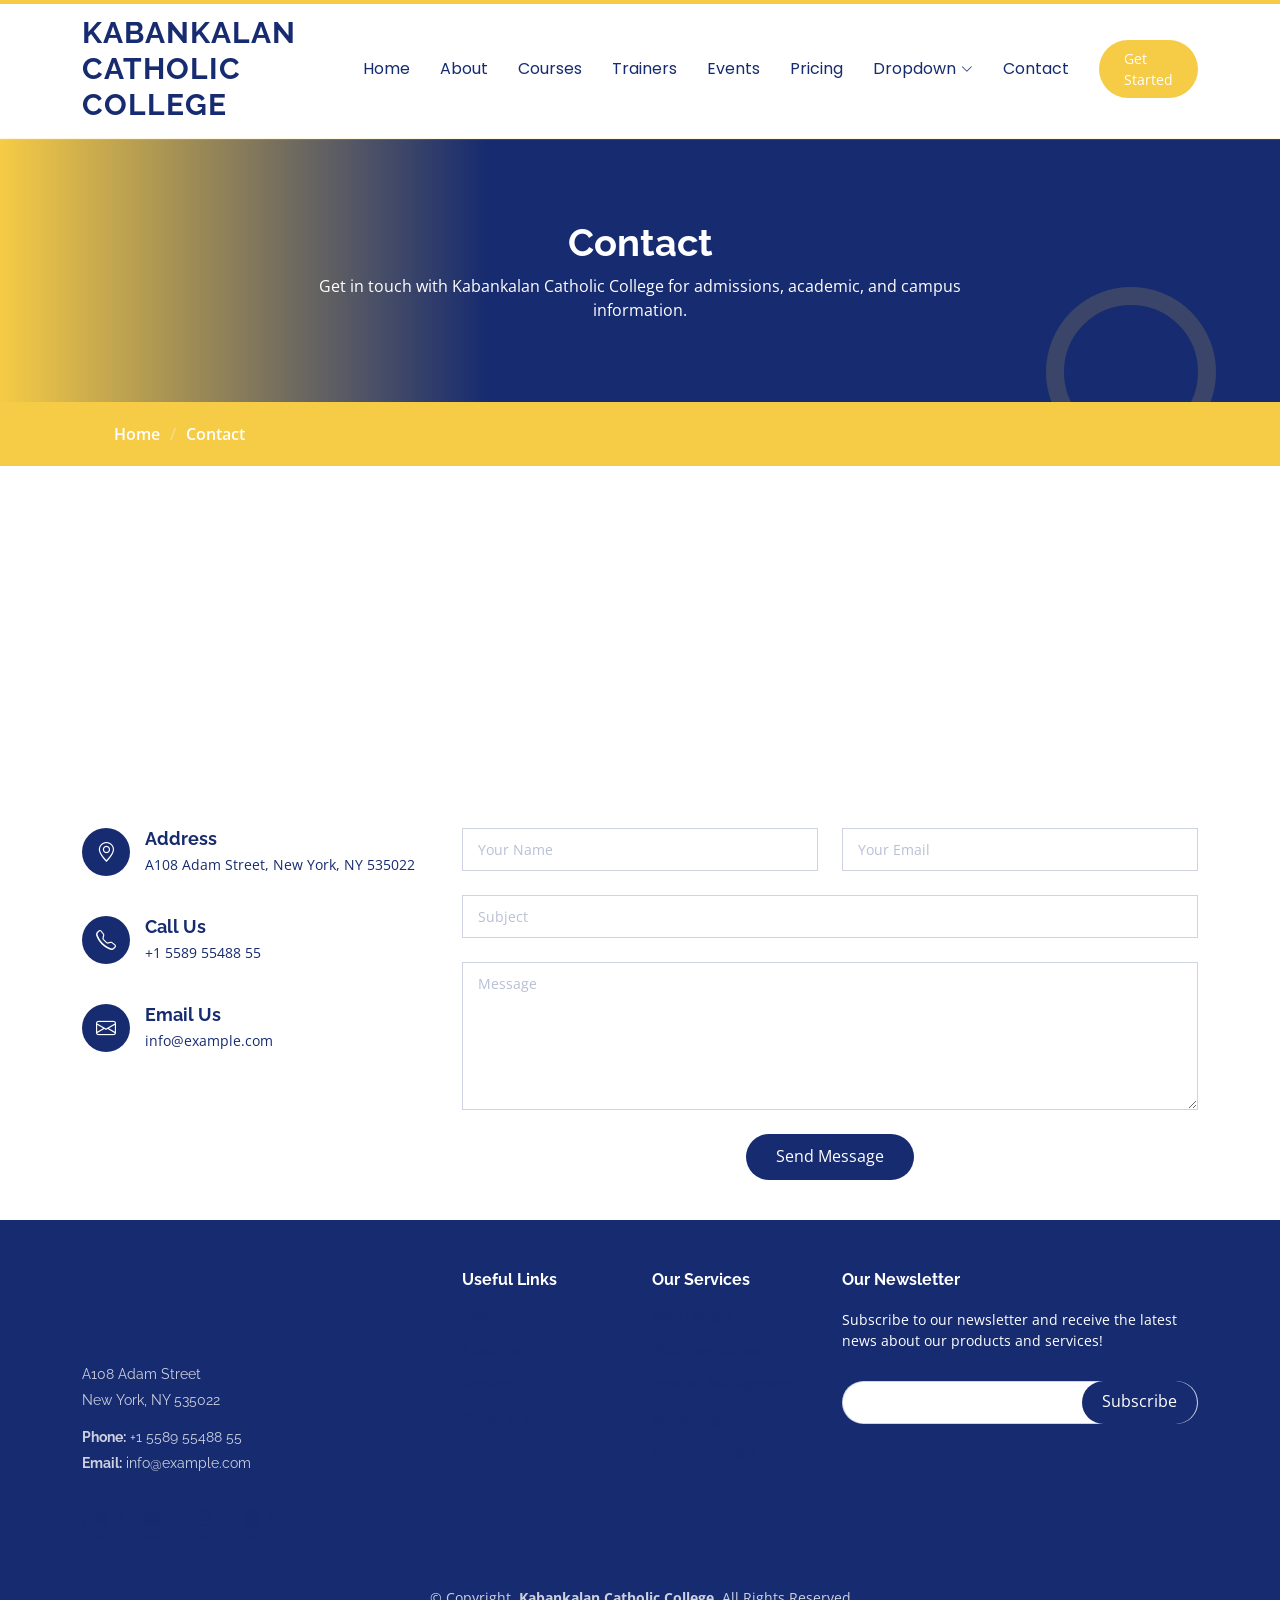
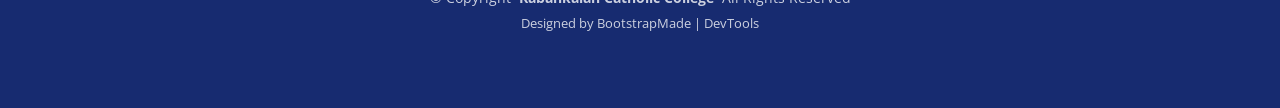
<file: contact.html>
<!DOCTYPE html>
<html lang="en">

<head>
  <meta charset="utf-8">
  <meta content="width=device-width, initial-scale=1.0" name="viewport">
  <title>Contact - Kabankalan Catholic College</title>
  <meta name="description" content="">
  <meta name="keywords" content="">

  <!-- Favicons -->
  <link href="assets/img/favicon.png" rel="icon">
  <link href="assets/img/apple-touch-icon.png" rel="apple-touch-icon">

  <!-- Fonts -->
  <link href="https://fonts.googleapis.com" rel="preconnect">
  <link href="https://fonts.gstatic.com" rel="preconnect" crossorigin>
  <link
    href="https://fonts.googleapis.com/css2?family=Open+Sans:ital,wght@0,300;0,400;0,500;0,600;0,700;0,800;1,300;1,400;1,500;1,600;1,700;1,800&family=Poppins:ital,wght@0,100;0,200;0,300;0,400;0,500;0,600;0,700;0,800;0,900;1,100;1,200;1,300;1,400;1,500;1,600;1,700;1,800;1,900&family=Raleway:ital,wght@0,100;0,200;0,300;0,400;0,500;0,600;0,700;0,800;0,900;1,100;1,200;1,300;1,400;1,500;1,600;1,700;1,800;1,900&display=swap"
    rel="stylesheet">

  <!-- Vendor CSS Files -->
  <link href="assets/vendor/bootstrap/css/bootstrap.min.css" rel="stylesheet">
  <link href="assets/vendor/bootstrap-icons/bootstrap-icons.css" rel="stylesheet">
  <link href="assets/vendor/aos/aos.css" rel="stylesheet">
  <link href="assets/vendor/glightbox/css/glightbox.min.css" rel="stylesheet">
  <link href="assets/vendor/swiper/swiper-bundle.min.css" rel="stylesheet">

  <!-- Main CSS File -->
  <link href="assets/css/main.css" rel="stylesheet">

  <!-- =======================================================
  * Template adapted for Kabankalan Catholic College
  * Updated: Jul 07 2025 with Bootstrap v5.3.7
  * Author: BootstrapMade.com
  * License: https://bootstrapmade.com/license/
  ======================================================== -->
</head>

<body class="contact-page">

  <header id="header" class="header d-flex align-items-center sticky-top">
    <div class="container-fluid container-xl position-relative d-flex align-items-center">

      <a href="index.html" class="logo d-flex align-items-center me-auto">
        <!-- Uncomment the line below if you also wish to use an image logo -->
        <!-- <img src="assets/img/logo.webp" alt=""> -->
        <h1 class="sitename">Kabankalan Catholic College</h1>
      </a>

      <nav id="navmenu" class="navmenu">
        <ul>
          <li><a href="index.html">Home<br></a></li>
          <li><a href="about.html">About</a></li>
          <li><a href="courses.html">Courses</a></li>
          <li><a href="trainers.html">Trainers</a></li>
          <li><a href="events.html">Events</a></li>
          <li><a href="pricing.html">Pricing</a></li>
          <li class="dropdown"><a href="#"><span>Dropdown</span> <i class="bi bi-chevron-down toggle-dropdown"></i></a>
            <ul>
              <li><a href="#">Dropdown 1</a></li>
              <li class="dropdown"><a href="#"><span>Deep Dropdown</span> <i
                    class="bi bi-chevron-down toggle-dropdown"></i></a>
                <ul>
                  <li><a href="#">Deep Dropdown 1</a></li>
                  <li><a href="#">Deep Dropdown 2</a></li>
                  <li><a href="#">Deep Dropdown 3</a></li>
                  <li><a href="#">Deep Dropdown 4</a></li>
                  <li><a href="#">Deep Dropdown 5</a></li>
                </ul>
              </li>
              <li><a href="#">Dropdown 2</a></li>
              <li><a href="#">Dropdown 3</a></li>
              <li><a href="#">Dropdown 4</a></li>
            </ul>
          </li>
          <li><a href="contact.html" class="active">Contact</a></li>
        </ul>
        <i class="mobile-nav-toggle d-xl-none bi bi-list"></i>
      </nav>

      <a class="btn-getstarted" href="courses.html">Get Started</a>

    </div>
  </header>

  <main class="main">

    <!-- Page Title -->
    <div class="page-title" data-aos="fade">
      <div class="heading">
        <div class="container">
          <div class="row d-flex justify-content-center text-center">
            <div class="col-lg-8">
              <h1>Contact</h1>
              <p class="mb-0">Get in touch with Kabankalan Catholic College for admissions, academic, and campus information.</p>
            </div>
          </div>
        </div>
      </div>
      <nav class="breadcrumbs">
        <div class="container">
          <ol>
            <li><a href="index.html">Home</a></li>
            <li class="current">Contact</li>
          </ol>
        </div>
      </nav>
    </div><!-- End Page Title -->

    <!-- Contact Section -->
    <section id="contact" class="contact section">

      <div class="mb-5" data-aos="fade-up" data-aos-delay="200">
        <iframe style="border:0; width: 100%; height: 300px;"
          src="https://www.google.com/maps/embed?pb=!1m14!1m8!1m3!1d48389.78314118045!2d-74.006138!3d40.710059!3m2!1i1024!2i768!4f13.1!3m3!1m2!1s0x89c25a22a3bda30d%3A0xb89d1fe6bc499443!2sDowntown%20Conference%20Center!5e0!3m2!1sen!2sus!4v1676961268712!5m2!1sen!2sus"
          frameborder="0" allowfullscreen="" loading="lazy" referrerpolicy="no-referrer-when-downgrade"></iframe>
      </div><!-- End Google Maps -->

      <div class="container" data-aos="fade-up" data-aos-delay="100">

        <div class="row gy-4">

          <div class="col-lg-4">
            <div class="info-item d-flex" data-aos="fade-up" data-aos-delay="300">
              <i class="bi bi-geo-alt flex-shrink-0"></i>
              <div>
                <h3>Address</h3>
                <p>A108 Adam Street, New York, NY 535022</p>
              </div>
            </div><!-- End Info Item -->

            <div class="info-item d-flex" data-aos="fade-up" data-aos-delay="400">
              <i class="bi bi-telephone flex-shrink-0"></i>
              <div>
                <h3>Call Us</h3>
                <p>+1 5589 55488 55</p>
              </div>
            </div><!-- End Info Item -->

            <div class="info-item d-flex" data-aos="fade-up" data-aos-delay="500">
              <i class="bi bi-envelope flex-shrink-0"></i>
              <div>
                <h3>Email Us</h3>
                <p>info@example.com</p>
              </div>
            </div><!-- End Info Item -->

          </div>

          <div class="col-lg-8">
            <form action="#" method="post" class="email-form" data-aos="fade-up" data-aos-delay="200">
              <div class="row gy-4">

                <div class="col-md-6">
                  <input type="text" name="name" class="form-control" placeholder="Your Name" required="">
                </div>

                <div class="col-md-6 ">
                  <input type="email" class="form-control" name="email" placeholder="Your Email" required="">
                </div>

                <div class="col-md-12">
                  <input type="text" class="form-control" name="subject" placeholder="Subject" required="">
                </div>

                <div class="col-md-12">
                  <textarea class="form-control" name="message" rows="6" placeholder="Message" required=""></textarea>
                </div>

                <div class="col-md-12 text-center">
                  <div class="loading">Loading</div>
                  <div class="error-message"></div>
                  <div class="sent-message">Your message has been sent. Thank you!</div>

                  <button type="submit">Send Message</button>
                </div>

              </div>
            </form>
          </div><!-- End Contact Form -->

        </div>

      </div>

    </section><!-- /Contact Section -->

  </main>

  <footer id="footer" class="footer position-relative light-background">

    <div class="container footer-top">
      <div class="row gy-4">
        <div class="col-lg-4 col-md-6 footer-about">
          <a href="index.html" class="logo d-flex align-items-center">
            <span class="sitename">Kabankalan Catholic College</span>
          </a>
          <div class="footer-contact pt-3">
            <p>A108 Adam Street</p>
            <p>New York, NY 535022</p>
            <p class="mt-3"><strong>Phone:</strong> <span>+1 5589 55488 55</span></p>
            <p><strong>Email:</strong> <span>info@example.com</span></p>
          </div>
          <div class="social-links d-flex mt-4">
            <a href=""><i class="bi bi-twitter-x"></i></a>
            <a href=""><i class="bi bi-facebook"></i></a>
            <a href=""><i class="bi bi-instagram"></i></a>
            <a href=""><i class="bi bi-linkedin"></i></a>
          </div>
        </div>

        <div class="col-lg-2 col-md-3 footer-links">
          <h4>Useful Links</h4>
          <ul>
            <li><a href="#">Home</a></li>
            <li><a href="#">About us</a></li>
            <li><a href="#">Services</a></li>
            <li><a href="#">Terms of service</a></li>
            <li><a href="#">Privacy policy</a></li>
          </ul>
        </div>

        <div class="col-lg-2 col-md-3 footer-links">
          <h4>Our Services</h4>
          <ul>
            <li><a href="#">Web Design</a></li>
            <li><a href="#">Web Development</a></li>
            <li><a href="#">Product Management</a></li>
            <li><a href="#">Marketing</a></li>
            <li><a href="#">Graphic Design</a></li>
          </ul>
        </div>

        <div class="col-lg-4 col-md-12 footer-newsletter">
          <h4>Our Newsletter</h4>
          <p>Subscribe to our newsletter and receive the latest news about our products and services!</p>
          <form action="#" method="post" class="email-form">
            <div class="newsletter-form"><input type="email" name="email"><input type="submit" value="Subscribe"></div>
            <div class="loading">Loading</div>
            <div class="error-message"></div>
            <div class="sent-message">Your subscription request has been sent. Thank you!</div>
          </form>
        </div>

      </div>
    </div>

    <div class="container copyright text-center mt-4">
      <p>© <span>Copyright</span> <strong class="px-1 sitename">Kabankalan Catholic College</strong> <span>All Rights Reserved</span></p>
      <div class="credits">
        <!-- All the links in the footer should remain intact. -->
        <!-- You can delete the links only if you've purchased the pro version. -->
        <!-- Licensing information: https://bootstrapmade.com/license/ -->
        Designed by <a href="https://bootstrapmade.com/">BootstrapMade</a> | <a
          href="https://bootstrapmade.com/tools/">DevTools</a>
      </div>
    </div>

  </footer>

  <!-- Scroll Top -->
  <a href="#" id="scroll-top" class="scroll-top d-flex align-items-center justify-content-center"><i
      class="bi bi-arrow-up-short"></i></a>

  <!-- Preloader -->
  <div id="preloader"></div>

  <!-- Vendor JS Files -->
  <script src="assets/vendor/bootstrap/js/bootstrap.bundle.min.js"></script>
  <script src="assets/vendor/aos/aos.js"></script>
  <script src="assets/vendor/glightbox/js/glightbox.min.js"></script>
  <script src="assets/vendor/purecounter/purecounter_vanilla.js"></script>
  <script src="assets/vendor/swiper/swiper-bundle.min.js"></script>

  <!-- Main JS File -->
  <script src="assets/js/main.js"></script>

</body>

</html>
</file>
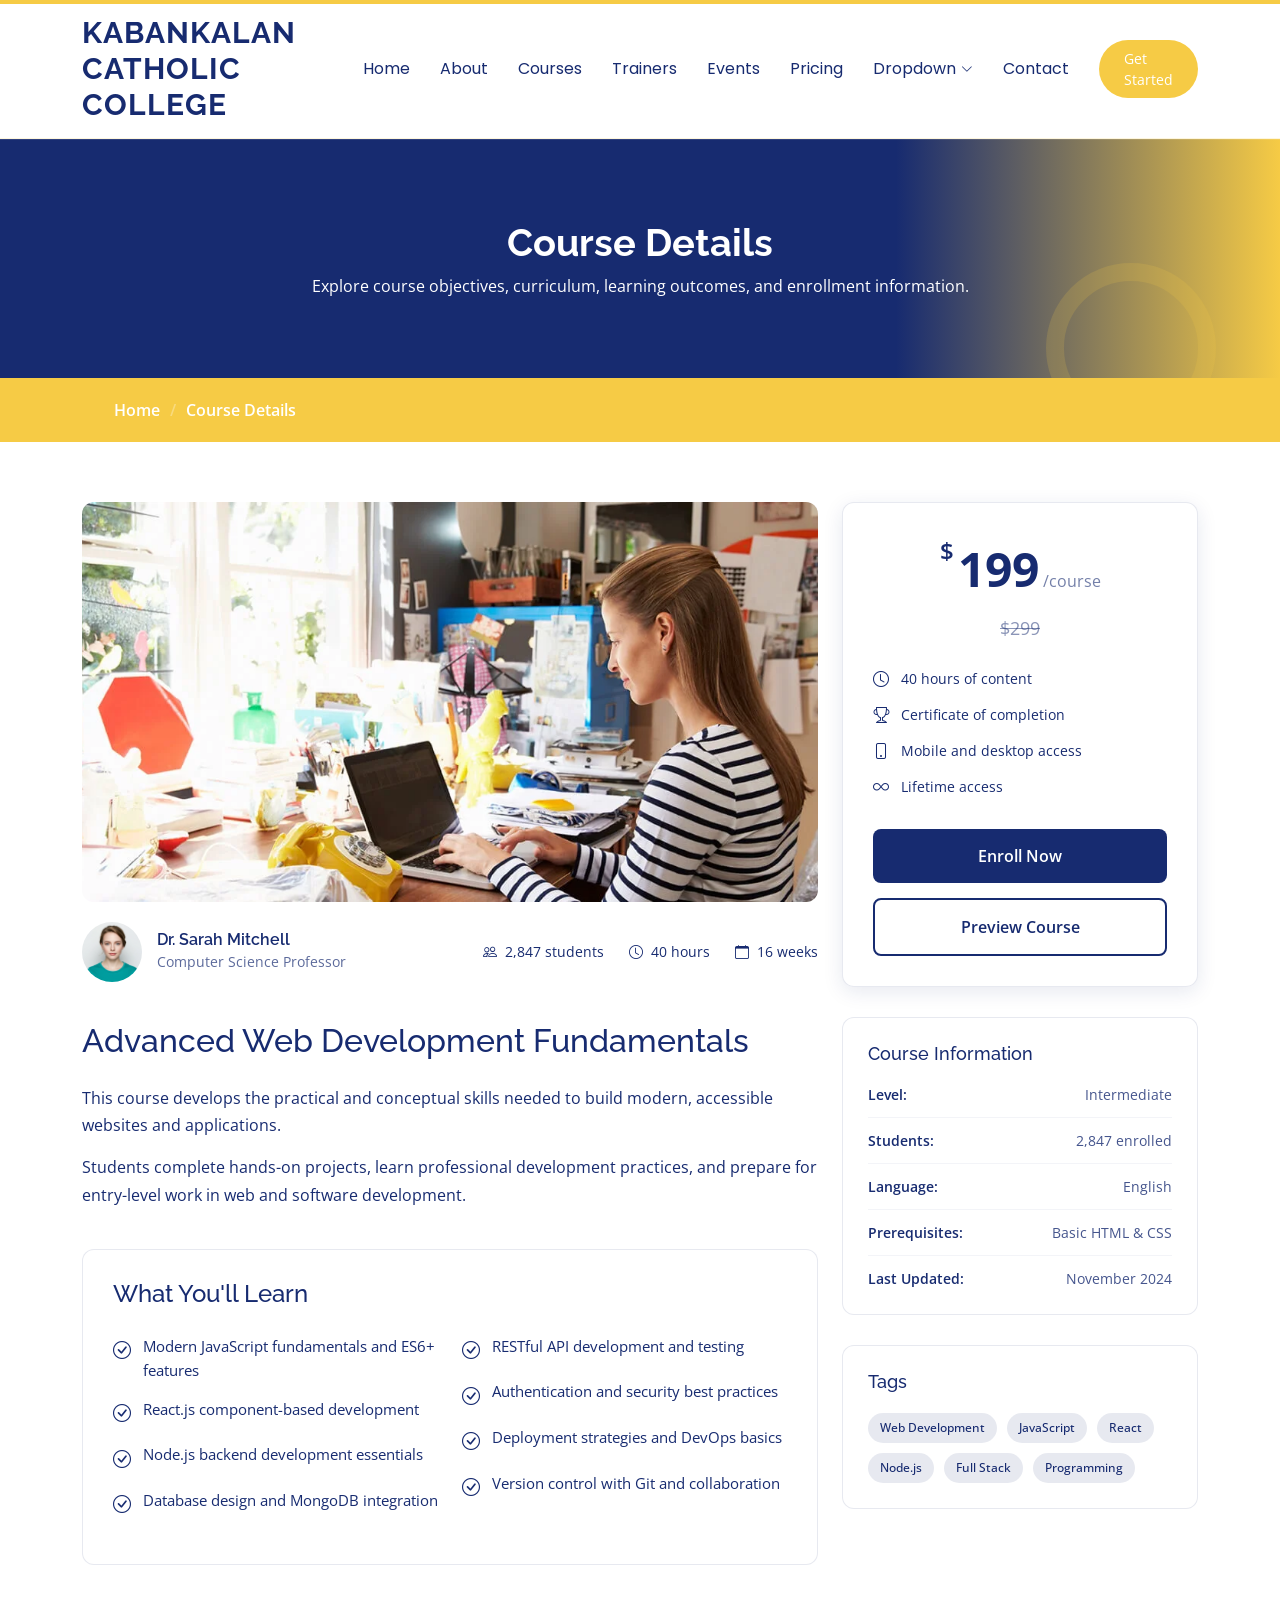
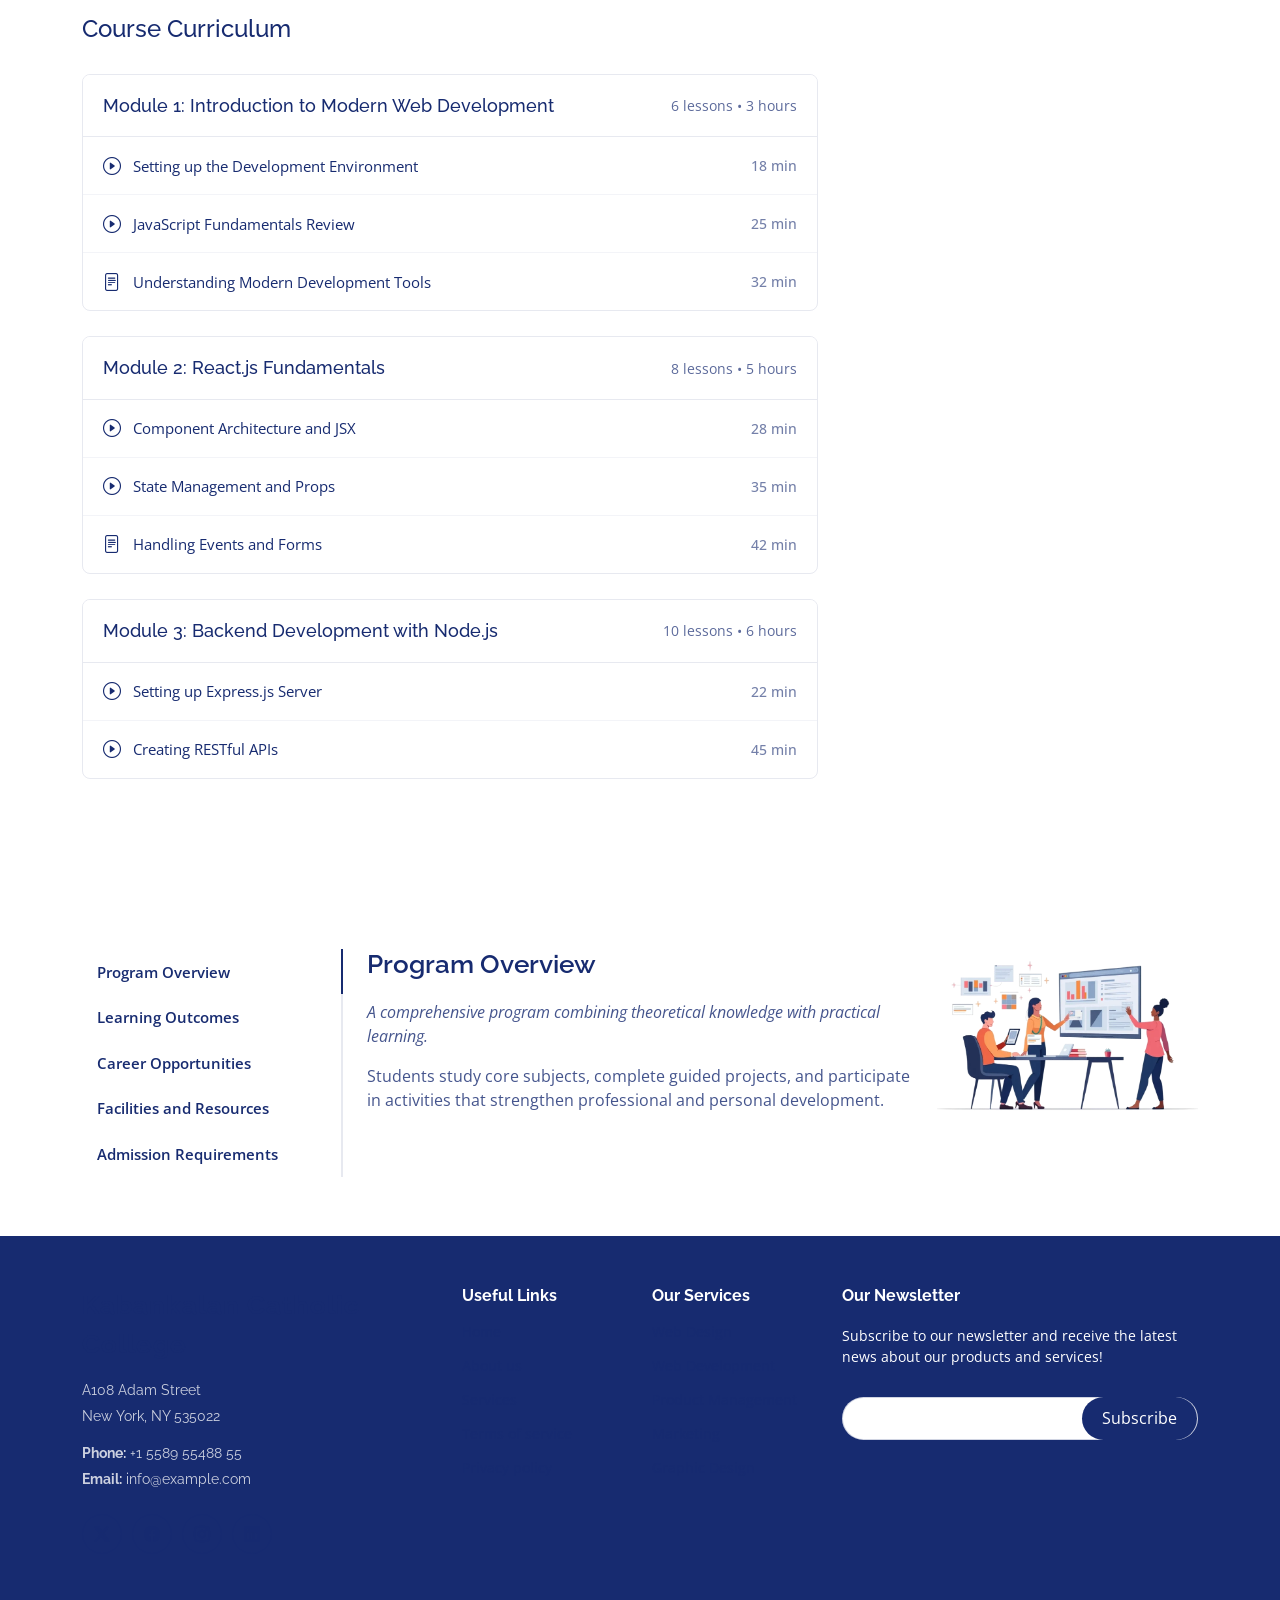
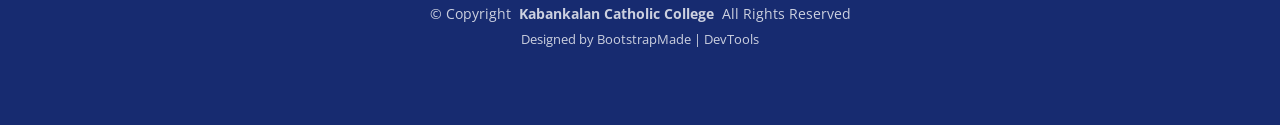
<file: course-details.html>
<!DOCTYPE html>
<html lang="en">

<head>
  <meta charset="utf-8">
  <meta content="width=device-width, initial-scale=1.0" name="viewport">
  <title>Course Details - Kabankalan Catholic College</title>
  <meta name="description" content="">
  <meta name="keywords" content="">

  <!-- Favicons -->
  <link href="assets/img/favicon.png" rel="icon">
  <link href="assets/img/apple-touch-icon.png" rel="apple-touch-icon">

  <!-- Fonts -->
  <link href="https://fonts.googleapis.com" rel="preconnect">
  <link href="https://fonts.gstatic.com" rel="preconnect" crossorigin>
  <link href="https://fonts.googleapis.com/css2?family=Open+Sans:ital,wght@0,300;0,400;0,500;0,600;0,700;0,800;1,300;1,400;1,500;1,600;1,700;1,800&family=Poppins:ital,wght@0,100;0,200;0,300;0,400;0,500;0,600;0,700;0,800;0,900;1,100;1,200;1,300;1,400;1,500;1,600;1,700;1,800;1,900&family=Raleway:ital,wght@0,100;0,200;0,300;0,400;0,500;0,600;0,700;0,800;0,900;1,100;1,200;1,300;1,400;1,500;1,600;1,700;1,800;1,900&display=swap" rel="stylesheet">

  <!-- Vendor CSS Files -->
  <link href="assets/vendor/bootstrap/css/bootstrap.min.css" rel="stylesheet">
  <link href="assets/vendor/bootstrap-icons/bootstrap-icons.css" rel="stylesheet">
  <link href="assets/vendor/aos/aos.css" rel="stylesheet">
  <link href="assets/vendor/glightbox/css/glightbox.min.css" rel="stylesheet">
  <link href="assets/vendor/swiper/swiper-bundle.min.css" rel="stylesheet">

  <!-- Main CSS File -->
  <link href="assets/css/main.css" rel="stylesheet">

  <!-- =======================================================
  * Template adapted for Kabankalan Catholic College
  * Updated: Jul 07 2025 with Bootstrap v5.3.7
  * Author: BootstrapMade.com
  * License: https://bootstrapmade.com/license/
  ======================================================== -->
</head>

<body class="course-details-page">

  <header id="header" class="header d-flex align-items-center sticky-top">
    <div class="container-fluid container-xl position-relative d-flex align-items-center">

      <a href="index.html" class="logo d-flex align-items-center me-auto">
        <!-- Uncomment the line below if you also wish to use an image logo -->
        <!-- <img src="assets/img/logo.webp" alt=""> -->
        <h1 class="sitename">Kabankalan Catholic College</h1>
      </a>

      <nav id="navmenu" class="navmenu">
        <ul>
          <li><a href="index.html">Home<br></a></li>
          <li><a href="about.html">About</a></li>
          <li><a href="courses.html">Courses</a></li>
          <li><a href="trainers.html">Trainers</a></li>
          <li><a href="events.html">Events</a></li>
          <li><a href="pricing.html">Pricing</a></li>
          <li class="dropdown"><a href="#"><span>Dropdown</span> <i class="bi bi-chevron-down toggle-dropdown"></i></a>
            <ul>
              <li><a href="#">Dropdown 1</a></li>
              <li class="dropdown"><a href="#"><span>Deep Dropdown</span> <i class="bi bi-chevron-down toggle-dropdown"></i></a>
                <ul>
                  <li><a href="#">Deep Dropdown 1</a></li>
                  <li><a href="#">Deep Dropdown 2</a></li>
                  <li><a href="#">Deep Dropdown 3</a></li>
                  <li><a href="#">Deep Dropdown 4</a></li>
                  <li><a href="#">Deep Dropdown 5</a></li>
                </ul>
              </li>
              <li><a href="#">Dropdown 2</a></li>
              <li><a href="#">Dropdown 3</a></li>
              <li><a href="#">Dropdown 4</a></li>
            </ul>
          </li>
          <li><a href="contact.html">Contact</a></li>
        </ul>
        <i class="mobile-nav-toggle d-xl-none bi bi-list"></i>
      </nav>

      <a class="btn-getstarted" href="courses.html">Get Started</a>

    </div>
  </header>

  <main class="main">

    <!-- Page Title -->
    <div class="page-title" data-aos="fade">
      <div class="heading">
        <div class="container">
          <div class="row d-flex justify-content-center text-center">
            <div class="col-lg-8">
              <h1>Course Details</h1>
              <p class="mb-0">Explore course objectives, curriculum, learning outcomes, and enrollment information.</p>
            </div>
          </div>
        </div>
      </div>
      <nav class="breadcrumbs">
        <div class="container">
          <ol>
            <li><a href="index.html">Home</a></li>
            <li class="current">Course Details</li>
          </ol>
        </div>
      </nav>
    </div><!-- End Page Title -->

    <!-- Course Details Section -->
    <section id="course-details" class="course-details section">

      <div class="container" data-aos="fade-up" data-aos-delay="100">

        <div class="row">
          <div class="col-lg-8">

            <!-- Course Header -->
            <div class="course-header" data-aos="fade-up" data-aos-delay="200">
              <div class="course-image">
                <img src="assets/img/course/course-details-1.webp" alt="Course Image" class="img-fluid">
              </div>
              <div class="course-meta">
                <div class="instructor">
                  <img src="assets/img/person/person-f-3.webp" alt="Instructor" class="instructor-avatar">
                  <div class="instructor-info">
                    <h6>Dr. Sarah Mitchell</h6>
                    <span>Computer Science Professor</span>
                  </div>
                </div>
                <div class="course-stats">
                  <div class="stat-item">
                    <i class="bi bi-people"></i>
                    <span>2,847 students</span>
                  </div>
                  <div class="stat-item">
                    <i class="bi bi-clock"></i>
                    <span>40 hours</span>
                  </div>
                  <div class="stat-item">
                    <i class="bi bi-calendar"></i>
                    <span>16 weeks</span>
                  </div>
                </div>
              </div>
            </div><!-- End Course Header -->

            <!-- Course Content -->
            <div class="course-content" data-aos="fade-up" data-aos-delay="300">
              <h2>Advanced Web Development Fundamentals</h2>

              <div class="course-description">
                <p>This course develops the practical and conceptual skills needed to build modern, accessible websites and applications.</p>

                <p>Students complete hands-on projects, learn professional development practices, and prepare for entry-level work in web and software development.</p>
              </div>

              <div class="what-you-learn">
                <h3>What You'll Learn</h3>
                <div class="row">
                  <div class="col-md-6">
                    <ul class="learn-list">
                      <li><i class="bi bi-check-circle"></i>Modern JavaScript fundamentals and ES6+ features</li>
                      <li><i class="bi bi-check-circle"></i>React.js component-based development</li>
                      <li><i class="bi bi-check-circle"></i>Node.js backend development essentials</li>
                      <li><i class="bi bi-check-circle"></i>Database design and MongoDB integration</li>
                    </ul>
                  </div>
                  <div class="col-md-6">
                    <ul class="learn-list">
                      <li><i class="bi bi-check-circle"></i>RESTful API development and testing</li>
                      <li><i class="bi bi-check-circle"></i>Authentication and security best practices</li>
                      <li><i class="bi bi-check-circle"></i>Deployment strategies and DevOps basics</li>
                      <li><i class="bi bi-check-circle"></i>Version control with Git and collaboration</li>
                    </ul>
                  </div>
                </div>
              </div>

            </div><!-- End Course Content -->

            <!-- Course Curriculum -->
            <div class="course-curriculum" data-aos="fade-up" data-aos-delay="400">
              <h3>Course Curriculum</h3>

              <div class="curriculum-section">
                <div class="section-header">
                  <h4>Module 1: Introduction to Modern Web Development</h4>
                  <span class="lessons-count">6 lessons • 3 hours</span>
                </div>
                <div class="lessons">
                  <div class="lesson-item">
                    <div class="lesson-info">
                      <i class="bi bi-play-circle"></i>
                      <span>Setting up the Development Environment</span>
                    </div>
                    <span class="lesson-duration">18 min</span>
                  </div>
                  <div class="lesson-item">
                    <div class="lesson-info">
                      <i class="bi bi-play-circle"></i>
                      <span>JavaScript Fundamentals Review</span>
                    </div>
                    <span class="lesson-duration">25 min</span>
                  </div>
                  <div class="lesson-item">
                    <div class="lesson-info">
                      <i class="bi bi-file-text"></i>
                      <span>Understanding Modern Development Tools</span>
                    </div>
                    <span class="lesson-duration">32 min</span>
                  </div>
                </div>
              </div>

              <div class="curriculum-section">
                <div class="section-header">
                  <h4>Module 2: React.js Fundamentals</h4>
                  <span class="lessons-count">8 lessons • 5 hours</span>
                </div>
                <div class="lessons">
                  <div class="lesson-item">
                    <div class="lesson-info">
                      <i class="bi bi-play-circle"></i>
                      <span>Component Architecture and JSX</span>
                    </div>
                    <span class="lesson-duration">28 min</span>
                  </div>
                  <div class="lesson-item">
                    <div class="lesson-info">
                      <i class="bi bi-play-circle"></i>
                      <span>State Management and Props</span>
                    </div>
                    <span class="lesson-duration">35 min</span>
                  </div>
                  <div class="lesson-item">
                    <div class="lesson-info">
                      <i class="bi bi-file-text"></i>
                      <span>Handling Events and Forms</span>
                    </div>
                    <span class="lesson-duration">42 min</span>
                  </div>
                </div>
              </div>

              <div class="curriculum-section">
                <div class="section-header">
                  <h4>Module 3: Backend Development with Node.js</h4>
                  <span class="lessons-count">10 lessons • 6 hours</span>
                </div>
                <div class="lessons">
                  <div class="lesson-item">
                    <div class="lesson-info">
                      <i class="bi bi-play-circle"></i>
                      <span>Setting up Express.js Server</span>
                    </div>
                    <span class="lesson-duration">22 min</span>
                  </div>
                  <div class="lesson-item">
                    <div class="lesson-info">
                      <i class="bi bi-play-circle"></i>
                      <span>Creating RESTful APIs</span>
                    </div>
                    <span class="lesson-duration">45 min</span>
                  </div>
                </div>
              </div>

            </div><!-- End Course Curriculum -->

          </div>

          <div class="col-lg-4">

            <!-- Course Sidebar -->
            <div class="course-sidebar" data-aos="fade-up" data-aos-delay="200">

              <!-- Pricing Card -->
              <div class="pricing-card">
                <div class="price">
                  <span class="currency">$</span>
                  <span class="amount">199</span>
                  <span class="period">/course</span>
                </div>
                <div class="original-price">$299</div>

                <div class="course-features">
                  <div class="feature">
                    <i class="bi bi-clock"></i>
                    <span>40 hours of content</span>
                  </div>
                  <div class="feature">
                    <i class="bi bi-trophy"></i>
                    <span>Certificate of completion</span>
                  </div>
                  <div class="feature">
                    <i class="bi bi-phone"></i>
                    <span>Mobile and desktop access</span>
                  </div>
                  <div class="feature">
                    <i class="bi bi-infinity"></i>
                    <span>Lifetime access</span>
                  </div>
                </div>

                <button class="btn-enroll">Enroll Now</button>
                <button class="btn-preview">Preview Course</button>
              </div><!-- End Pricing Card -->

              <!-- Course Info -->
              <div class="course-info-card">
                <h4>Course Information</h4>
                <div class="info-item">
                  <span class="label">Level:</span>
                  <span class="value">Intermediate</span>
                </div>
                <div class="info-item">
                  <span class="label">Students:</span>
                  <span class="value">2,847 enrolled</span>
                </div>
                <div class="info-item">
                  <span class="label">Language:</span>
                  <span class="value">English</span>
                </div>
                <div class="info-item">
                  <span class="label">Prerequisites:</span>
                  <span class="value">Basic HTML &amp; CSS</span>
                </div>
                <div class="info-item">
                  <span class="label">Last Updated:</span>
                  <span class="value">November 2024</span>
                </div>
              </div><!-- End Course Info -->

              <!-- Tags -->
              <div class="course-tags">
                <h4>Tags</h4>
                <div class="tags-list">
                  <span class="tag">Web Development</span>
                  <span class="tag">JavaScript</span>
                  <span class="tag">React</span>
                  <span class="tag">Node.js</span>
                  <span class="tag">Full Stack</span>
                  <span class="tag">Programming</span>
                </div>
              </div><!-- End Tags -->

            </div><!-- End Course Sidebar -->

          </div>

        </div>

      </div>

    </section><!-- /Course Details Section -->

    <!-- Tabs Section -->
    <section id="tabs" class="tabs section">

      <div class="container" data-aos="fade-up" data-aos-delay="100">

        <div class="row">
          <div class="col-lg-3">
            <ul class="nav nav-tabs flex-column">
              <li class="nav-item">
                <a class="nav-link active show" data-bs-toggle="tab" href="#tab-1">Program Overview</a>
              </li>
              <li class="nav-item">
                <a class="nav-link" data-bs-toggle="tab" href="#tab-2">Learning Outcomes</a>
              </li>
              <li class="nav-item">
                <a class="nav-link" data-bs-toggle="tab" href="#tab-3">Career Opportunities</a>
              </li>
              <li class="nav-item">
                <a class="nav-link" data-bs-toggle="tab" href="#tab-4">Facilities and Resources</a>
              </li>
              <li class="nav-item">
                <a class="nav-link" data-bs-toggle="tab" href="#tab-5">Admission Requirements</a>
              </li>
            </ul>
          </div>
          <div class="col-lg-9 mt-4 mt-lg-0">
            <div class="tab-content">
              <div class="tab-pane active show" id="tab-1">
                <div class="row">
                  <div class="col-lg-8 details order-2 order-lg-1">
                    <h3>Program Overview</h3>
                    <p class="fst-italic">A comprehensive program combining theoretical knowledge with practical learning.</p>
                    <p>Students study core subjects, complete guided projects, and participate in activities that strengthen professional and personal development.</p>
                  </div>
                  <div class="col-lg-4 text-center order-1 order-lg-2">
                    <img src="assets/img/illustration/illustration-13.webp" alt="" class="img-fluid">
                  </div>
                </div>
              </div>
              <div class="tab-pane" id="tab-2">
                <div class="row">
                  <div class="col-lg-8 details order-2 order-lg-1">
                    <h3>Learning Outcomes</h3>
                    <p class="fst-italic">Graduates develop skills that prepare them for continuing education and professional work.</p>
                    <p>Learning outcomes include critical thinking, effective communication, ethical decision-making, collaboration, and technical competence.</p>
                  </div>
                  <div class="col-lg-4 text-center order-1 order-lg-2">
                    <img src="assets/img/illustration/illustration-11.webp" alt="" class="img-fluid">
                  </div>
                </div>
              </div>
              <div class="tab-pane" id="tab-3">
                <div class="row">
                  <div class="col-lg-8 details order-2 order-lg-1">
                    <h3>Career Opportunities</h3>
                    <p class="fst-italic">The curriculum prepares students for employment and further professional development.</p>
                    <p>Graduates may pursue entry-level and specialized roles in their chosen field, advance to higher education, or establish their own ventures.</p>
                  </div>
                  <div class="col-lg-4 text-center order-1 order-lg-2">
                    <img src="assets/img/illustration/illustration-14.webp" alt="" class="img-fluid">
                  </div>
                </div>
              </div>
              <div class="tab-pane" id="tab-4">
                <div class="row">
                  <div class="col-lg-8 details order-2 order-lg-1">
                    <h3>Facilities and Resources</h3>
                    <p class="fst-italic">Learning takes place in classrooms and facilities supported by modern resources.</p>
                    <p>Students have access to laboratories, classrooms, library services, digital learning tools, and faculty guidance throughout the program.</p>
                  </div>
                  <div class="col-lg-4 text-center order-1 order-lg-2">
                    <img src="assets/img/illustration/illustration-12.webp" alt="" class="img-fluid">
                  </div>
                </div>
              </div>
              <div class="tab-pane" id="tab-5">
                <div class="row">
                  <div class="col-lg-8 details order-2 order-lg-1">
                    <h3>Admission Requirements</h3>
                    <p class="fst-italic">Applicants should review the current admission and enrollment requirements.</p>
                    <p>Required documents and procedures may vary by academic level. Contact the Admissions Office or use the online enrollment portal for current information.</p>
                  </div>
                  <div class="col-lg-4 text-center order-1 order-lg-2">
                    <img src="assets/img/illustration/illustration-10.webp" alt="" class="img-fluid">
                  </div>
                </div>
              </div>
            </div>
          </div>
        </div>

      </div>

    </section><!-- /Tabs Section -->

  </main>

  <footer id="footer" class="footer position-relative light-background">

    <div class="container footer-top">
      <div class="row gy-4">
        <div class="col-lg-4 col-md-6 footer-about">
          <a href="index.html" class="logo d-flex align-items-center">
            <span class="sitename">Kabankalan Catholic College</span>
          </a>
          <div class="footer-contact pt-3">
            <p>A108 Adam Street</p>
            <p>New York, NY 535022</p>
            <p class="mt-3"><strong>Phone:</strong> <span>+1 5589 55488 55</span></p>
            <p><strong>Email:</strong> <span>info@example.com</span></p>
          </div>
          <div class="social-links d-flex mt-4">
            <a href=""><i class="bi bi-twitter-x"></i></a>
            <a href=""><i class="bi bi-facebook"></i></a>
            <a href=""><i class="bi bi-instagram"></i></a>
            <a href=""><i class="bi bi-linkedin"></i></a>
          </div>
        </div>

        <div class="col-lg-2 col-md-3 footer-links">
          <h4>Useful Links</h4>
          <ul>
            <li><a href="#">Home</a></li>
            <li><a href="#">About us</a></li>
            <li><a href="#">Services</a></li>
            <li><a href="#">Terms of service</a></li>
            <li><a href="#">Privacy policy</a></li>
          </ul>
        </div>

        <div class="col-lg-2 col-md-3 footer-links">
          <h4>Our Services</h4>
          <ul>
            <li><a href="#">Web Design</a></li>
            <li><a href="#">Web Development</a></li>
            <li><a href="#">Product Management</a></li>
            <li><a href="#">Marketing</a></li>
            <li><a href="#">Graphic Design</a></li>
          </ul>
        </div>

        <div class="col-lg-4 col-md-12 footer-newsletter">
          <h4>Our Newsletter</h4>
          <p>Subscribe to our newsletter and receive the latest news about our products and services!</p>
          <form action="#" method="post" class="email-form">
            <div class="newsletter-form"><input type="email" name="email"><input type="submit" value="Subscribe"></div>
            <div class="loading">Loading</div>
            <div class="error-message"></div>
            <div class="sent-message">Your subscription request has been sent. Thank you!</div>
          </form>
        </div>

      </div>
    </div>

    <div class="container copyright text-center mt-4">
      <p>© <span>Copyright</span> <strong class="px-1 sitename">Kabankalan Catholic College</strong> <span>All Rights Reserved</span></p>
      <div class="credits">
        <!-- All the links in the footer should remain intact. -->
        <!-- You can delete the links only if you've purchased the pro version. -->
        <!-- Licensing information: https://bootstrapmade.com/license/ -->
        Designed by <a href="https://bootstrapmade.com/">BootstrapMade</a> | <a href="https://bootstrapmade.com/tools/">DevTools</a>
      </div>
    </div>

  </footer>

  <!-- Scroll Top -->
  <a href="#" id="scroll-top" class="scroll-top d-flex align-items-center justify-content-center"><i class="bi bi-arrow-up-short"></i></a>

  <!-- Preloader -->
  <div id="preloader"></div>

  <!-- Vendor JS Files -->
  <script src="assets/vendor/bootstrap/js/bootstrap.bundle.min.js"></script>
  <script src="assets/vendor/aos/aos.js"></script>
  <script src="assets/vendor/glightbox/js/glightbox.min.js"></script>
  <script src="assets/vendor/purecounter/purecounter_vanilla.js"></script>
  <script src="assets/vendor/swiper/swiper-bundle.min.js"></script>

  <!-- Main JS File -->
  <script src="assets/js/main.js"></script>

</body>

</html>
</file>
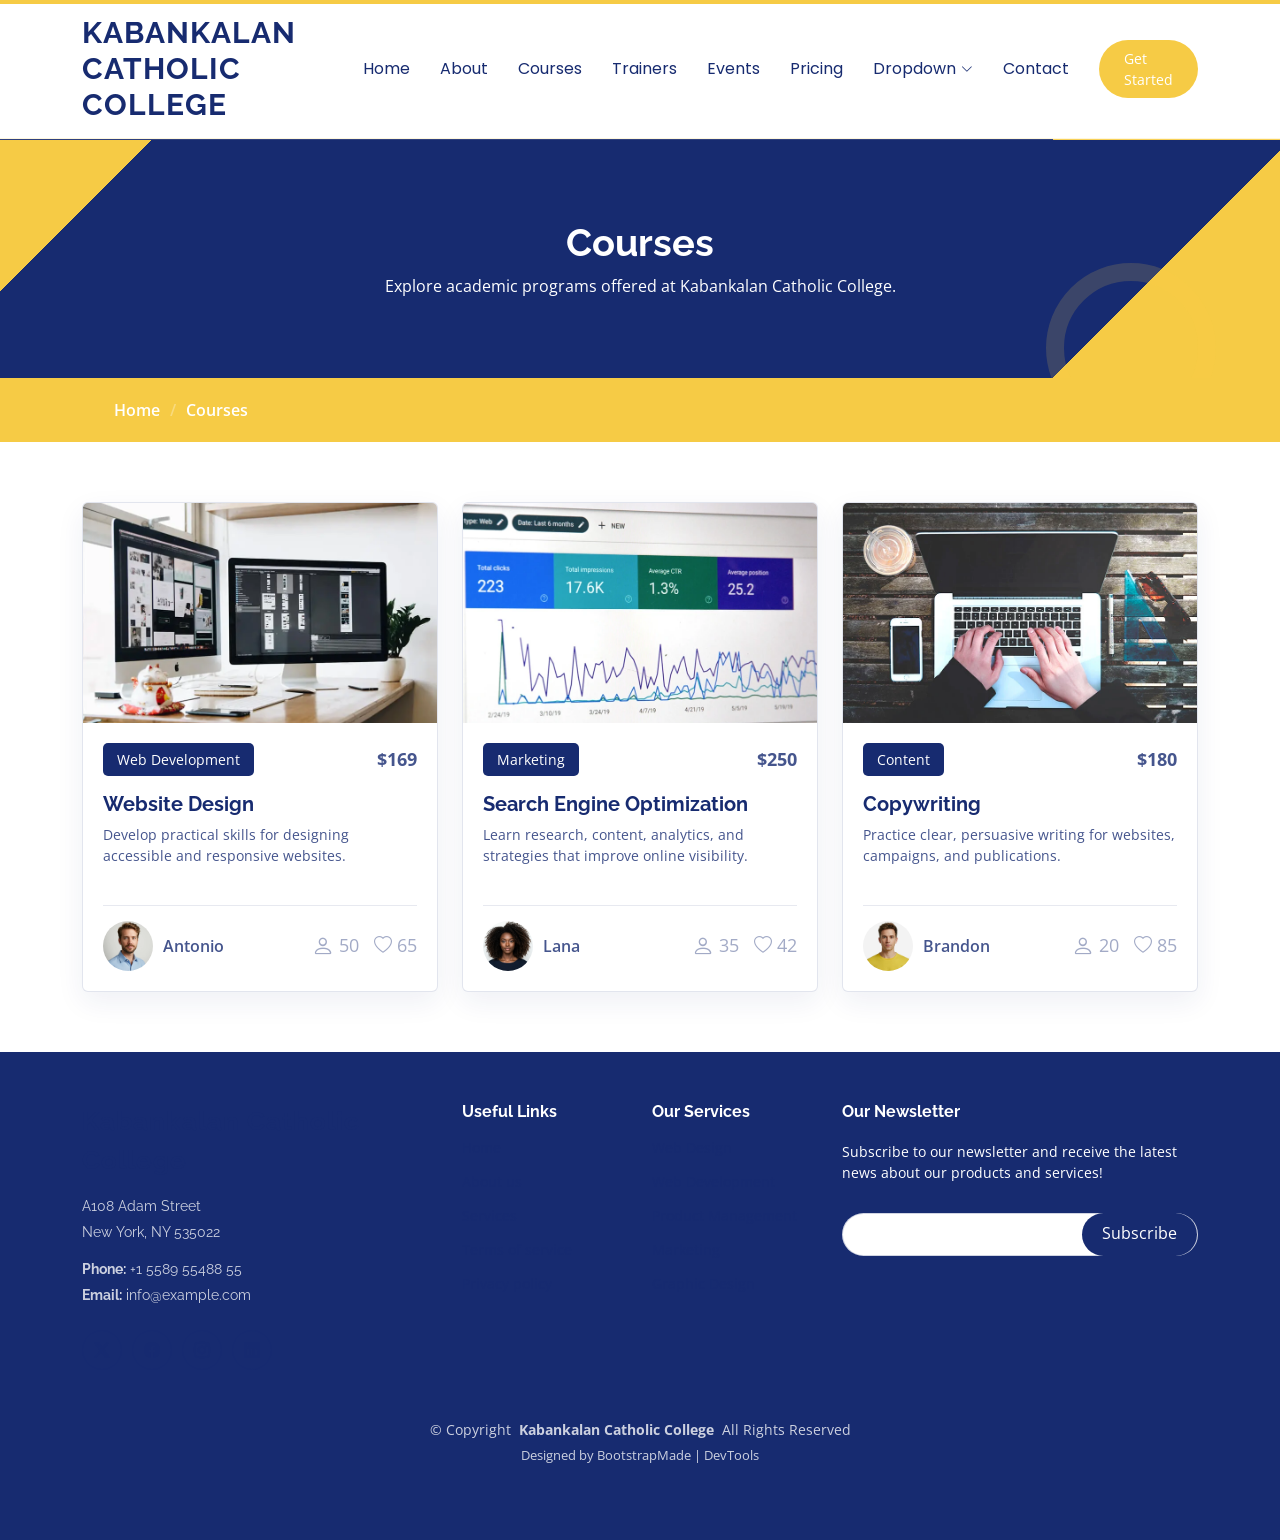
<file: courses.html>
<!DOCTYPE html>
<html lang="en">

<head>
  <meta charset="utf-8">
  <meta content="width=device-width, initial-scale=1.0" name="viewport">
  <title>Courses - Kabankalan Catholic College</title>
  <meta name="description" content="">
  <meta name="keywords" content="">

  <!-- Favicons -->
  <link href="assets/img/favicon.png" rel="icon">
  <link href="assets/img/apple-touch-icon.png" rel="apple-touch-icon">

  <!-- Fonts -->
  <link href="https://fonts.googleapis.com" rel="preconnect">
  <link href="https://fonts.gstatic.com" rel="preconnect" crossorigin>
  <link
    href="https://fonts.googleapis.com/css2?family=Open+Sans:ital,wght@0,300;0,400;0,500;0,600;0,700;0,800;1,300;1,400;1,500;1,600;1,700;1,800&family=Poppins:ital,wght@0,100;0,200;0,300;0,400;0,500;0,600;0,700;0,800;0,900;1,100;1,200;1,300;1,400;1,500;1,600;1,700;1,800;1,900&family=Raleway:ital,wght@0,100;0,200;0,300;0,400;0,500;0,600;0,700;0,800;0,900;1,100;1,200;1,300;1,400;1,500;1,600;1,700;1,800;1,900&display=swap"
    rel="stylesheet">

  <!-- Vendor CSS Files -->
  <link href="assets/vendor/bootstrap/css/bootstrap.min.css" rel="stylesheet">
  <link href="assets/vendor/bootstrap-icons/bootstrap-icons.css" rel="stylesheet">
  <link href="assets/vendor/aos/aos.css" rel="stylesheet">
  <link href="assets/vendor/glightbox/css/glightbox.min.css" rel="stylesheet">
  <link href="assets/vendor/swiper/swiper-bundle.min.css" rel="stylesheet">

  <!-- Main CSS File -->
  <link href="assets/css/main.css" rel="stylesheet">

  <!-- =======================================================
  * Template adapted for Kabankalan Catholic College
  * Updated: Jul 07 2025 with Bootstrap v5.3.7
  * Author: BootstrapMade.com
  * License: https://bootstrapmade.com/license/
  ======================================================== -->
</head>

<body class="courses-page">

  <header id="header" class="header d-flex align-items-center sticky-top">
    <div class="container-fluid container-xl position-relative d-flex align-items-center">

      <a href="index.html" class="logo d-flex align-items-center me-auto">
        <!-- Uncomment the line below if you also wish to use an image logo -->
        <!-- <img src="assets/img/logo.webp" alt=""> -->
        <h1 class="sitename">Kabankalan Catholic College</h1>
      </a>

      <nav id="navmenu" class="navmenu">
        <ul>
          <li><a href="index.html">Home<br></a></li>
          <li><a href="about.html">About</a></li>
          <li><a href="courses.html" class="active">Courses</a></li>
          <li><a href="trainers.html">Trainers</a></li>
          <li><a href="events.html">Events</a></li>
          <li><a href="pricing.html">Pricing</a></li>
          <li class="dropdown"><a href="#"><span>Dropdown</span> <i class="bi bi-chevron-down toggle-dropdown"></i></a>
            <ul>
              <li><a href="#">Dropdown 1</a></li>
              <li class="dropdown"><a href="#"><span>Deep Dropdown</span> <i
                    class="bi bi-chevron-down toggle-dropdown"></i></a>
                <ul>
                  <li><a href="#">Deep Dropdown 1</a></li>
                  <li><a href="#">Deep Dropdown 2</a></li>
                  <li><a href="#">Deep Dropdown 3</a></li>
                  <li><a href="#">Deep Dropdown 4</a></li>
                  <li><a href="#">Deep Dropdown 5</a></li>
                </ul>
              </li>
              <li><a href="#">Dropdown 2</a></li>
              <li><a href="#">Dropdown 3</a></li>
              <li><a href="#">Dropdown 4</a></li>
            </ul>
          </li>
          <li><a href="contact.html">Contact</a></li>
        </ul>
        <i class="mobile-nav-toggle d-xl-none bi bi-list"></i>
      </nav>

      <a class="btn-getstarted" href="courses.html">Get Started</a>

    </div>
  </header>

  <main class="main">

    <!-- Page Title -->
    <div class="page-title" data-aos="fade">
      <div class="heading">
        <div class="container">
          <div class="row d-flex justify-content-center text-center">
            <div class="col-lg-8">
              <h1>Courses</h1>
              <p class="mb-0">Explore academic programs offered at Kabankalan Catholic College.</p>
            </div>
          </div>
        </div>
      </div>
      <nav class="breadcrumbs">
        <div class="container">
          <ol>
            <li><a href="index.html">Home</a></li>
            <li class="current">Courses</li>
          </ol>
        </div>
      </nav>
    </div><!-- End Page Title -->

    <!-- Courses Section -->
    <section id="courses" class="courses section">

      <div class="container">

        <div class="row">

          <div class="col-lg-4 col-md-6 d-flex align-items-stretch" data-aos="zoom-in" data-aos-delay="100">
            <div class="course-item">
              <img src="assets/img/course/course-1.webp" class="img-fluid" alt="...">
              <div class="course-content">
                <div class="d-flex justify-content-between align-items-center mb-3">
                  <p class="category">Web Development</p>
                  <p class="price">$169</p>
                </div>

                <h3><a href="course-details.html">Website Design</a></h3>
                <p class="description">Develop practical skills for designing accessible and responsive websites.</p>
                <div class="trainer d-flex justify-content-between align-items-center">
                  <div class="trainer-profile d-flex align-items-center">
                    <img src="assets/img/person/person-m-7.webp" class="img-fluid" alt="">
                    <a href="" class="trainer-link">Antonio</a>
                  </div>
                  <div class="trainer-rank d-flex align-items-center">
                    <i class="bi bi-person user-icon"></i>&nbsp;50
                    &nbsp;&nbsp;
                    <i class="bi bi-heart heart-icon"></i>&nbsp;65
                  </div>
                </div>
              </div>
            </div>
          </div> <!-- End Course Item-->

          <div class="col-lg-4 col-md-6 d-flex align-items-stretch mt-4 mt-md-0" data-aos="zoom-in"
            data-aos-delay="200">
            <div class="course-item">
              <img src="assets/img/course/course-2.webp" class="img-fluid" alt="...">
              <div class="course-content">
                <div class="d-flex justify-content-between align-items-center mb-3">
                  <p class="category">Marketing</p>
                  <p class="price">$250</p>
                </div>

                <h3><a href="course-details.html">Search Engine Optimization</a></h3>
                <p class="description">Learn research, content, analytics, and strategies that improve online visibility.</p>
                <div class="trainer d-flex justify-content-between align-items-center">
                  <div class="trainer-profile d-flex align-items-center">
                    <img src="assets/img/person/person-f-14.webp" class="img-fluid" alt="">
                    <a href="" class="trainer-link">Lana</a>
                  </div>
                  <div class="trainer-rank d-flex align-items-center">
                    <i class="bi bi-person user-icon"></i>&nbsp;35
                    &nbsp;&nbsp;
                    <i class="bi bi-heart heart-icon"></i>&nbsp;42
                  </div>
                </div>
              </div>
            </div>
          </div> <!-- End Course Item-->

          <div class="col-lg-4 col-md-6 d-flex align-items-stretch mt-4 mt-lg-0" data-aos="zoom-in"
            data-aos-delay="300">
            <div class="course-item">
              <img src="assets/img/course/course-3.webp" class="img-fluid" alt="...">
              <div class="course-content">
                <div class="d-flex justify-content-between align-items-center mb-3">
                  <p class="category">Content</p>
                  <p class="price">$180</p>
                </div>

                <h3><a href="course-details.html">Copywriting</a></h3>
                <p class="description">Practice clear, persuasive writing for websites, campaigns, and publications.</p>
                <div class="trainer d-flex justify-content-between align-items-center">
                  <div class="trainer-profile d-flex align-items-center">
                    <img src="assets/img/person/person-m-12.webp" class="img-fluid" alt="">
                    <a href="" class="trainer-link">Brandon</a>
                  </div>
                  <div class="trainer-rank d-flex align-items-center">
                    <i class="bi bi-person user-icon"></i>&nbsp;20
                    &nbsp;&nbsp;
                    <i class="bi bi-heart heart-icon"></i>&nbsp;85
                  </div>
                </div>
              </div>
            </div>
          </div> <!-- End Course Item-->

        </div>

      </div>

    </section><!-- /Courses Section -->

  </main>

  <footer id="footer" class="footer position-relative light-background">

    <div class="container footer-top">
      <div class="row gy-4">
        <div class="col-lg-4 col-md-6 footer-about">
          <a href="index.html" class="logo d-flex align-items-center">
            <span class="sitename">Kabankalan Catholic College</span>
          </a>
          <div class="footer-contact pt-3">
            <p>A108 Adam Street</p>
            <p>New York, NY 535022</p>
            <p class="mt-3"><strong>Phone:</strong> <span>+1 5589 55488 55</span></p>
            <p><strong>Email:</strong> <span>info@example.com</span></p>
          </div>
          <div class="social-links d-flex mt-4">
            <a href=""><i class="bi bi-twitter-x"></i></a>
            <a href=""><i class="bi bi-facebook"></i></a>
            <a href=""><i class="bi bi-instagram"></i></a>
            <a href=""><i class="bi bi-linkedin"></i></a>
          </div>
        </div>

        <div class="col-lg-2 col-md-3 footer-links">
          <h4>Useful Links</h4>
          <ul>
            <li><a href="#">Home</a></li>
            <li><a href="#">About us</a></li>
            <li><a href="#">Services</a></li>
            <li><a href="#">Terms of service</a></li>
            <li><a href="#">Privacy policy</a></li>
          </ul>
        </div>

        <div class="col-lg-2 col-md-3 footer-links">
          <h4>Our Services</h4>
          <ul>
            <li><a href="#">Web Design</a></li>
            <li><a href="#">Web Development</a></li>
            <li><a href="#">Product Management</a></li>
            <li><a href="#">Marketing</a></li>
            <li><a href="#">Graphic Design</a></li>
          </ul>
        </div>

        <div class="col-lg-4 col-md-12 footer-newsletter">
          <h4>Our Newsletter</h4>
          <p>Subscribe to our newsletter and receive the latest news about our products and services!</p>
          <form action="#" method="post" class="email-form">
            <div class="newsletter-form"><input type="email" name="email"><input type="submit" value="Subscribe"></div>
            <div class="loading">Loading</div>
            <div class="error-message"></div>
            <div class="sent-message">Your subscription request has been sent. Thank you!</div>
          </form>
        </div>

      </div>
    </div>

    <div class="container copyright text-center mt-4">
      <p>© <span>Copyright</span> <strong class="px-1 sitename">Kabankalan Catholic College</strong> <span>All Rights Reserved</span></p>
      <div class="credits">
        <!-- All the links in the footer should remain intact. -->
        <!-- You can delete the links only if you've purchased the pro version. -->
        <!-- Licensing information: https://bootstrapmade.com/license/ -->
        Designed by <a href="https://bootstrapmade.com/">BootstrapMade</a> | <a
          href="https://bootstrapmade.com/tools/">DevTools</a>
      </div>
    </div>

  </footer>

  <!-- Scroll Top -->
  <a href="#" id="scroll-top" class="scroll-top d-flex align-items-center justify-content-center"><i
      class="bi bi-arrow-up-short"></i></a>

  <!-- Preloader -->
  <div id="preloader"></div>

  <!-- Vendor JS Files -->
  <script src="assets/vendor/bootstrap/js/bootstrap.bundle.min.js"></script>
  <script src="assets/vendor/aos/aos.js"></script>
  <script src="assets/vendor/glightbox/js/glightbox.min.js"></script>
  <script src="assets/vendor/purecounter/purecounter_vanilla.js"></script>
  <script src="assets/vendor/swiper/swiper-bundle.min.js"></script>

  <!-- Main JS File -->
  <script src="assets/js/main.js"></script>

</body>

</html>
</file>
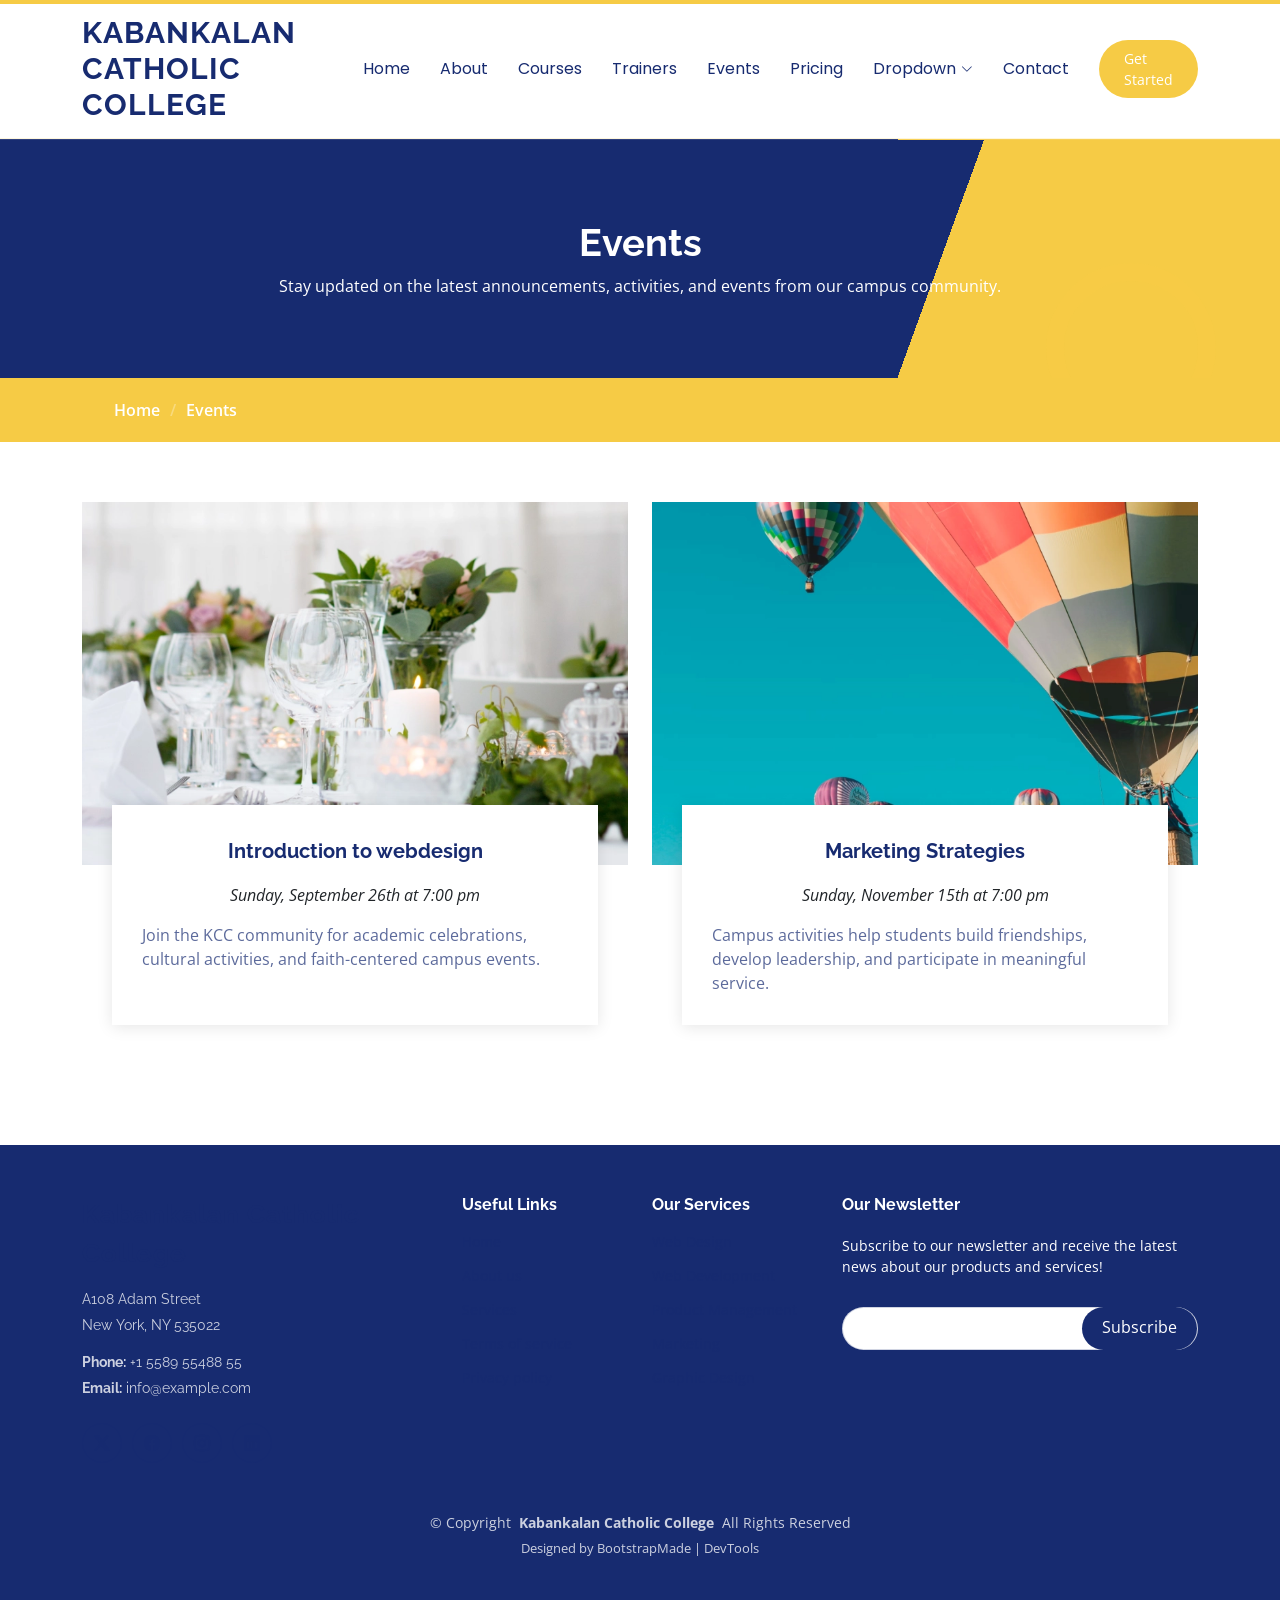
<file: events.html>
<!DOCTYPE html>
<html lang="en">

<head>
  <meta charset="utf-8">
  <meta content="width=device-width, initial-scale=1.0" name="viewport">
  <title>Events - Kabankalan Catholic College</title>
  <meta name="description" content="">
  <meta name="keywords" content="">

  <!-- Favicons -->
  <link href="assets/img/favicon.png" rel="icon">
  <link href="assets/img/apple-touch-icon.png" rel="apple-touch-icon">

  <!-- Fonts -->
  <link href="https://fonts.googleapis.com" rel="preconnect">
  <link href="https://fonts.gstatic.com" rel="preconnect" crossorigin>
  <link href="https://fonts.googleapis.com/css2?family=Open+Sans:ital,wght@0,300;0,400;0,500;0,600;0,700;0,800;1,300;1,400;1,500;1,600;1,700;1,800&family=Poppins:ital,wght@0,100;0,200;0,300;0,400;0,500;0,600;0,700;0,800;0,900;1,100;1,200;1,300;1,400;1,500;1,600;1,700;1,800;1,900&family=Raleway:ital,wght@0,100;0,200;0,300;0,400;0,500;0,600;0,700;0,800;0,900;1,100;1,200;1,300;1,400;1,500;1,600;1,700;1,800;1,900&display=swap" rel="stylesheet">

  <!-- Vendor CSS Files -->
  <link href="assets/vendor/bootstrap/css/bootstrap.min.css" rel="stylesheet">
  <link href="assets/vendor/bootstrap-icons/bootstrap-icons.css" rel="stylesheet">
  <link href="assets/vendor/aos/aos.css" rel="stylesheet">
  <link href="assets/vendor/glightbox/css/glightbox.min.css" rel="stylesheet">
  <link href="assets/vendor/swiper/swiper-bundle.min.css" rel="stylesheet">

  <!-- Main CSS File -->
  <link href="assets/css/main.css" rel="stylesheet">

  <!-- =======================================================
  * Template adapted for Kabankalan Catholic College
  * Updated: Jul 07 2025 with Bootstrap v5.3.7
  * Author: BootstrapMade.com
  * License: https://bootstrapmade.com/license/
  ======================================================== -->
</head>

<body class="events-page">

  <header id="header" class="header d-flex align-items-center sticky-top">
    <div class="container-fluid container-xl position-relative d-flex align-items-center">

      <a href="index.html" class="logo d-flex align-items-center me-auto">
        <!-- Uncomment the line below if you also wish to use an image logo -->
        <!-- <img src="assets/img/logo.webp" alt=""> -->
        <h1 class="sitename">Kabankalan Catholic College</h1>
      </a>

      <nav id="navmenu" class="navmenu">
        <ul>
          <li><a href="index.html">Home<br></a></li>
          <li><a href="about.html">About</a></li>
          <li><a href="courses.html">Courses</a></li>
          <li><a href="trainers.html">Trainers</a></li>
          <li><a href="events.html" class="active">Events</a></li>
          <li><a href="pricing.html">Pricing</a></li>
          <li class="dropdown"><a href="#"><span>Dropdown</span> <i class="bi bi-chevron-down toggle-dropdown"></i></a>
            <ul>
              <li><a href="#">Dropdown 1</a></li>
              <li class="dropdown"><a href="#"><span>Deep Dropdown</span> <i class="bi bi-chevron-down toggle-dropdown"></i></a>
                <ul>
                  <li><a href="#">Deep Dropdown 1</a></li>
                  <li><a href="#">Deep Dropdown 2</a></li>
                  <li><a href="#">Deep Dropdown 3</a></li>
                  <li><a href="#">Deep Dropdown 4</a></li>
                  <li><a href="#">Deep Dropdown 5</a></li>
                </ul>
              </li>
              <li><a href="#">Dropdown 2</a></li>
              <li><a href="#">Dropdown 3</a></li>
              <li><a href="#">Dropdown 4</a></li>
            </ul>
          </li>
          <li><a href="contact.html">Contact</a></li>
        </ul>
        <i class="mobile-nav-toggle d-xl-none bi bi-list"></i>
      </nav>

      <a class="btn-getstarted" href="courses.html">Get Started</a>

    </div>
  </header>

  <main class="main">

    <!-- Page Title -->
    <div class="page-title" data-aos="fade">
      <div class="heading">
        <div class="container">
          <div class="row d-flex justify-content-center text-center">
            <div class="col-lg-8">
              <h1>Events</h1>
              <p class="mb-0">Stay updated on the latest announcements, activities, and events from our campus community.</p>
            </div>
          </div>
        </div>
      </div>
      <nav class="breadcrumbs">
        <div class="container">
          <ol>
            <li><a href="index.html">Home</a></li>
            <li class="current">Events</li>
          </ol>
        </div>
      </nav>
    </div><!-- End Page Title -->

    <!-- Events Section -->
    <section id="events" class="events section">

      <div class="container" data-aos="fade-up">

        <div class="row">
          <div class="col-md-6 d-flex align-items-stretch">
            <div class="card">
              <div class="card-img">
                <img src="assets/img/event/event-item-1.webp" alt="...">
              </div>
              <div class="card-body">
                <h5 class="card-title"><a href="">Introduction to webdesign</a></h5>
                <p class="fst-italic text-center">Sunday, September 26th at 7:00 pm</p>
                <p class="card-text">Join the KCC community for academic celebrations, cultural activities, and faith-centered campus events.</p>
              </div>
            </div>
          </div>
          <div class="col-md-6 d-flex align-items-stretch">
            <div class="card">
              <div class="card-img">
                <img src="assets/img/event/event-item-2.webp" alt="...">
              </div>
              <div class="card-body">
                <h5 class="card-title"><a href="">Marketing Strategies</a></h5>
                <p class="fst-italic text-center">Sunday, November 15th at 7:00 pm</p>
                <p class="card-text">Campus activities help students build friendships, develop leadership, and participate in meaningful service.</p>
              </div>
            </div>

          </div>
        </div>

      </div>

    </section><!-- /Events Section -->

  </main>

  <footer id="footer" class="footer position-relative light-background">

    <div class="container footer-top">
      <div class="row gy-4">
        <div class="col-lg-4 col-md-6 footer-about">
          <a href="index.html" class="logo d-flex align-items-center">
            <span class="sitename">Kabankalan Catholic College</span>
          </a>
          <div class="footer-contact pt-3">
            <p>A108 Adam Street</p>
            <p>New York, NY 535022</p>
            <p class="mt-3"><strong>Phone:</strong> <span>+1 5589 55488 55</span></p>
            <p><strong>Email:</strong> <span>info@example.com</span></p>
          </div>
          <div class="social-links d-flex mt-4">
            <a href=""><i class="bi bi-twitter-x"></i></a>
            <a href=""><i class="bi bi-facebook"></i></a>
            <a href=""><i class="bi bi-instagram"></i></a>
            <a href=""><i class="bi bi-linkedin"></i></a>
          </div>
        </div>

        <div class="col-lg-2 col-md-3 footer-links">
          <h4>Useful Links</h4>
          <ul>
            <li><a href="#">Home</a></li>
            <li><a href="#">About us</a></li>
            <li><a href="#">Services</a></li>
            <li><a href="#">Terms of service</a></li>
            <li><a href="#">Privacy policy</a></li>
          </ul>
        </div>

        <div class="col-lg-2 col-md-3 footer-links">
          <h4>Our Services</h4>
          <ul>
            <li><a href="#">Web Design</a></li>
            <li><a href="#">Web Development</a></li>
            <li><a href="#">Product Management</a></li>
            <li><a href="#">Marketing</a></li>
            <li><a href="#">Graphic Design</a></li>
          </ul>
        </div>

        <div class="col-lg-4 col-md-12 footer-newsletter">
          <h4>Our Newsletter</h4>
          <p>Subscribe to our newsletter and receive the latest news about our products and services!</p>
          <form action="#" method="post" class="email-form">
            <div class="newsletter-form"><input type="email" name="email"><input type="submit" value="Subscribe"></div>
            <div class="loading">Loading</div>
            <div class="error-message"></div>
            <div class="sent-message">Your subscription request has been sent. Thank you!</div>
          </form>
        </div>

      </div>
    </div>

    <div class="container copyright text-center mt-4">
      <p>© <span>Copyright</span> <strong class="px-1 sitename">Kabankalan Catholic College</strong> <span>All Rights Reserved</span></p>
      <div class="credits">
        <!-- All the links in the footer should remain intact. -->
        <!-- You can delete the links only if you've purchased the pro version. -->
        <!-- Licensing information: https://bootstrapmade.com/license/ -->
        Designed by <a href="https://bootstrapmade.com/">BootstrapMade</a> | <a href="https://bootstrapmade.com/tools/">DevTools</a>
      </div>
    </div>

  </footer>

  <!-- Scroll Top -->
  <a href="#" id="scroll-top" class="scroll-top d-flex align-items-center justify-content-center"><i class="bi bi-arrow-up-short"></i></a>

  <!-- Preloader -->
  <div id="preloader"></div>

  <!-- Vendor JS Files -->
  <script src="assets/vendor/bootstrap/js/bootstrap.bundle.min.js"></script>
  <script src="assets/vendor/aos/aos.js"></script>
  <script src="assets/vendor/glightbox/js/glightbox.min.js"></script>
  <script src="assets/vendor/purecounter/purecounter_vanilla.js"></script>
  <script src="assets/vendor/swiper/swiper-bundle.min.js"></script>

  <!-- Main JS File -->
  <script src="assets/js/main.js"></script>

</body>

</html>
</file>
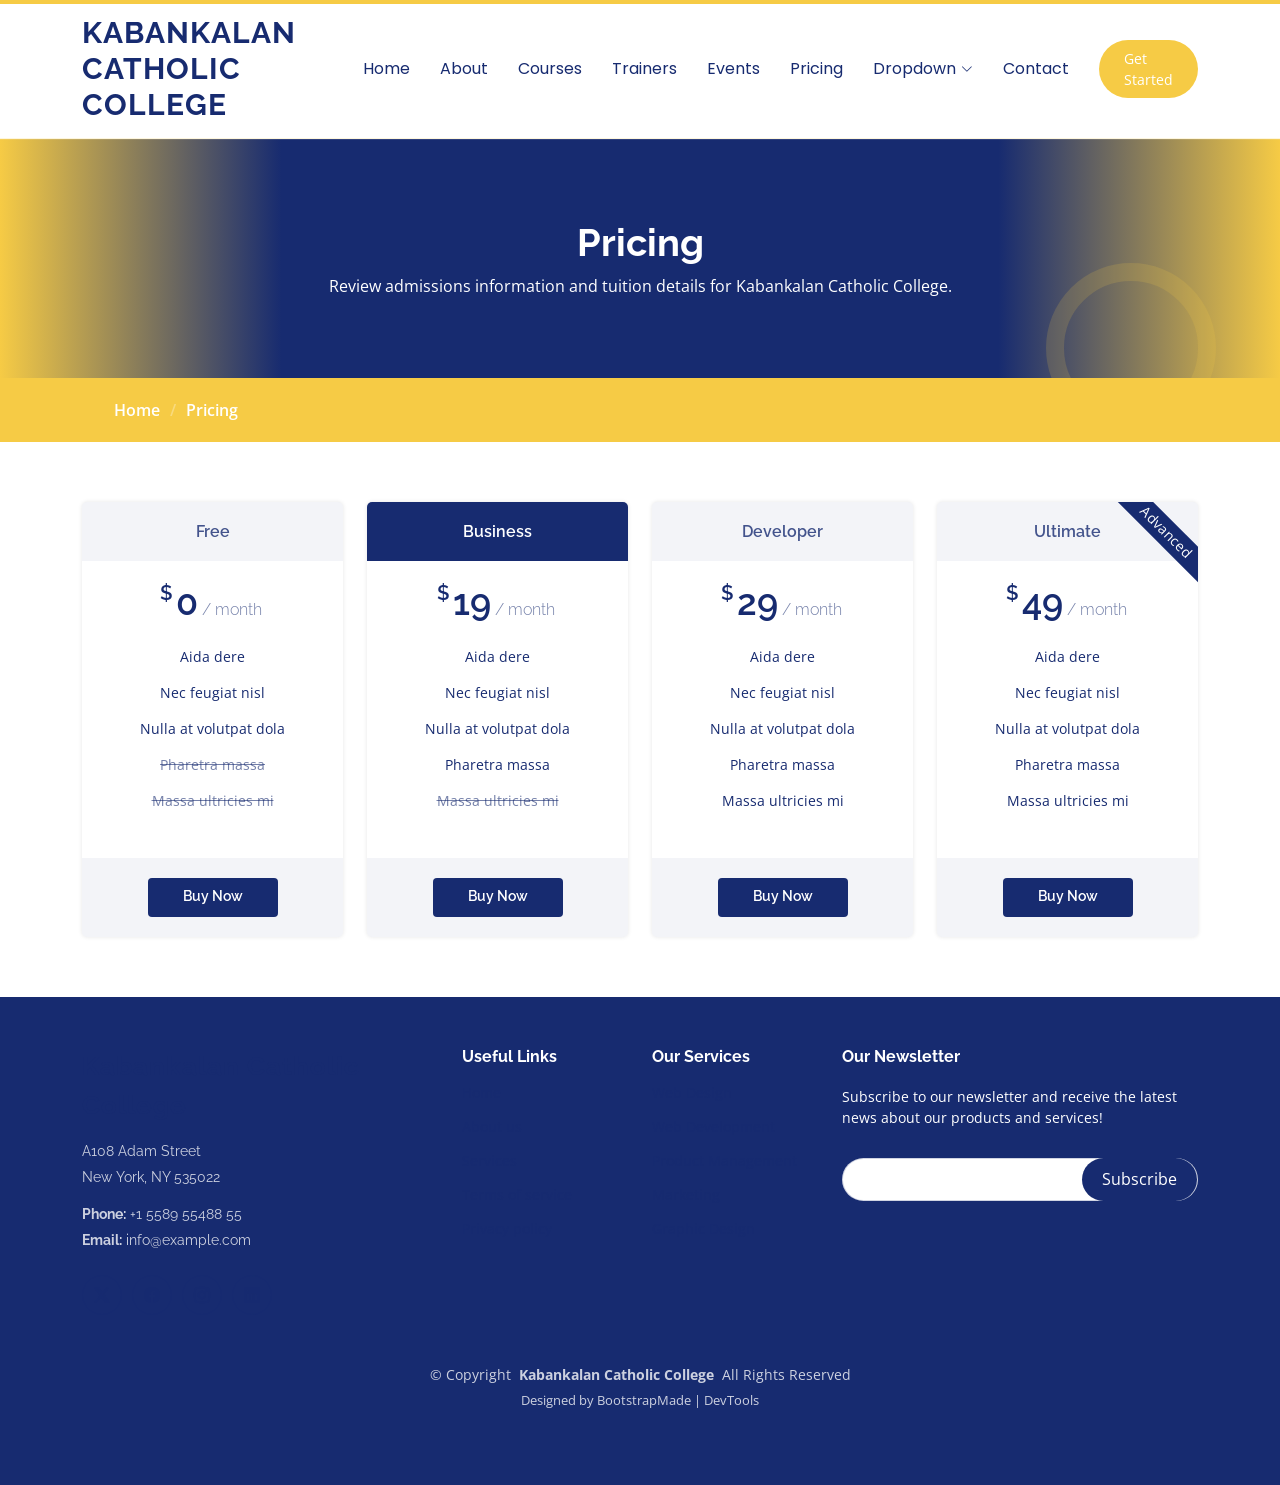
<file: pricing.html>
<!DOCTYPE html>
<html lang="en">

<head>
  <meta charset="utf-8">
  <meta content="width=device-width, initial-scale=1.0" name="viewport">
  <title>Admissions - Kabankalan Catholic College</title>
  <meta name="description" content="">
  <meta name="keywords" content="">

  <!-- Favicons -->
  <link href="assets/img/favicon.png" rel="icon">
  <link href="assets/img/apple-touch-icon.png" rel="apple-touch-icon">

  <!-- Fonts -->
  <link href="https://fonts.googleapis.com" rel="preconnect">
  <link href="https://fonts.gstatic.com" rel="preconnect" crossorigin>
  <link href="https://fonts.googleapis.com/css2?family=Open+Sans:ital,wght@0,300;0,400;0,500;0,600;0,700;0,800;1,300;1,400;1,500;1,600;1,700;1,800&family=Poppins:ital,wght@0,100;0,200;0,300;0,400;0,500;0,600;0,700;0,800;0,900;1,100;1,200;1,300;1,400;1,500;1,600;1,700;1,800;1,900&family=Raleway:ital,wght@0,100;0,200;0,300;0,400;0,500;0,600;0,700;0,800;0,900;1,100;1,200;1,300;1,400;1,500;1,600;1,700;1,800;1,900&display=swap" rel="stylesheet">

  <!-- Vendor CSS Files -->
  <link href="assets/vendor/bootstrap/css/bootstrap.min.css" rel="stylesheet">
  <link href="assets/vendor/bootstrap-icons/bootstrap-icons.css" rel="stylesheet">
  <link href="assets/vendor/aos/aos.css" rel="stylesheet">
  <link href="assets/vendor/glightbox/css/glightbox.min.css" rel="stylesheet">
  <link href="assets/vendor/swiper/swiper-bundle.min.css" rel="stylesheet">

  <!-- Main CSS File -->
  <link href="assets/css/main.css" rel="stylesheet">

  <!-- =======================================================
  * Template adapted for Kabankalan Catholic College
  * Updated: Jul 07 2025 with Bootstrap v5.3.7
  * Author: BootstrapMade.com
  * License: https://bootstrapmade.com/license/
  ======================================================== -->
</head>

<body class="pricing-page">

  <header id="header" class="header d-flex align-items-center sticky-top">
    <div class="container-fluid container-xl position-relative d-flex align-items-center">

      <a href="index.html" class="logo d-flex align-items-center me-auto">
        <!-- Uncomment the line below if you also wish to use an image logo -->
        <!-- <img src="assets/img/logo.webp" alt=""> -->
        <h1 class="sitename">Kabankalan Catholic College</h1>
      </a>

      <nav id="navmenu" class="navmenu">
        <ul>
          <li><a href="index.html">Home<br></a></li>
          <li><a href="about.html">About</a></li>
          <li><a href="courses.html">Courses</a></li>
          <li><a href="trainers.html">Trainers</a></li>
          <li><a href="events.html">Events</a></li>
          <li><a href="pricing.html" class="active">Pricing</a></li>
          <li class="dropdown"><a href="#"><span>Dropdown</span> <i class="bi bi-chevron-down toggle-dropdown"></i></a>
            <ul>
              <li><a href="#">Dropdown 1</a></li>
              <li class="dropdown"><a href="#"><span>Deep Dropdown</span> <i class="bi bi-chevron-down toggle-dropdown"></i></a>
                <ul>
                  <li><a href="#">Deep Dropdown 1</a></li>
                  <li><a href="#">Deep Dropdown 2</a></li>
                  <li><a href="#">Deep Dropdown 3</a></li>
                  <li><a href="#">Deep Dropdown 4</a></li>
                  <li><a href="#">Deep Dropdown 5</a></li>
                </ul>
              </li>
              <li><a href="#">Dropdown 2</a></li>
              <li><a href="#">Dropdown 3</a></li>
              <li><a href="#">Dropdown 4</a></li>
            </ul>
          </li>
          <li><a href="contact.html">Contact</a></li>
        </ul>
        <i class="mobile-nav-toggle d-xl-none bi bi-list"></i>
      </nav>

      <a class="btn-getstarted" href="courses.html">Get Started</a>

    </div>
  </header>

  <main class="main">

    <!-- Page Title -->
    <div class="page-title" data-aos="fade">
      <div class="heading">
        <div class="container">
          <div class="row d-flex justify-content-center text-center">
            <div class="col-lg-8">
              <h1>Pricing</h1>
              <p class="mb-0">Review admissions information and tuition details for Kabankalan Catholic College.</p>
            </div>
          </div>
        </div>
      </div>
      <nav class="breadcrumbs">
        <div class="container">
          <ol>
            <li><a href="index.html">Home</a></li>
            <li class="current">Pricing</li>
          </ol>
        </div>
      </nav>
    </div><!-- End Page Title -->

    <!-- Pricing Section -->
    <section id="pricing" class="pricing section">

      <div class="container">

        <div class="row gy-3">

          <div class="col-xl-3 col-lg-6" data-aos="fade-up" data-aos-delay="100">
            <div class="pricing-item">
              <h3>Free</h3>
              <h4><sup>$</sup>0<span> / month</span></h4>
              <ul>
                <li>Aida dere</li>
                <li>Nec feugiat nisl</li>
                <li>Nulla at volutpat dola</li>
                <li class="na">Pharetra massa</li>
                <li class="na">Massa ultricies mi</li>
              </ul>
              <div class="btn-wrap">
                <a href="#" class="btn-buy">Buy Now</a>
              </div>
            </div>
          </div><!-- End Pricing Item -->

          <div class="col-xl-3 col-lg-6" data-aos="fade-up" data-aos-delay="200">
            <div class="pricing-item featured">
              <h3>Business</h3>
              <h4><sup>$</sup>19<span> / month</span></h4>
              <ul>
                <li>Aida dere</li>
                <li>Nec feugiat nisl</li>
                <li>Nulla at volutpat dola</li>
                <li>Pharetra massa</li>
                <li class="na">Massa ultricies mi</li>
              </ul>
              <div class="btn-wrap">
                <a href="#" class="btn-buy">Buy Now</a>
              </div>
            </div>
          </div><!-- End Pricing Item -->

          <div class="col-xl-3 col-lg-6" data-aos="fade-up" data-aos-delay="400">
            <div class="pricing-item">
              <h3>Developer</h3>
              <h4><sup>$</sup>29<span> / month</span></h4>
              <ul>
                <li>Aida dere</li>
                <li>Nec feugiat nisl</li>
                <li>Nulla at volutpat dola</li>
                <li>Pharetra massa</li>
                <li>Massa ultricies mi</li>
              </ul>
              <div class="btn-wrap">
                <a href="#" class="btn-buy">Buy Now</a>
              </div>
            </div>
          </div><!-- End Pricing Item -->

          <div class="col-xl-3 col-lg-6" data-aos="fade-up" data-aos-delay="400">
            <div class="pricing-item">
              <span class="advanced">Advanced</span>
              <h3>Ultimate</h3>
              <h4><sup>$</sup>49<span> / month</span></h4>
              <ul>
                <li>Aida dere</li>
                <li>Nec feugiat nisl</li>
                <li>Nulla at volutpat dola</li>
                <li>Pharetra massa</li>
                <li>Massa ultricies mi</li>
              </ul>
              <div class="btn-wrap">
                <a href="#" class="btn-buy">Buy Now</a>
              </div>
            </div>
          </div><!-- End Pricing Item -->

        </div>

      </div>

    </section><!-- /Pricing Section -->

  </main>

  <footer id="footer" class="footer position-relative light-background">

    <div class="container footer-top">
      <div class="row gy-4">
        <div class="col-lg-4 col-md-6 footer-about">
          <a href="index.html" class="logo d-flex align-items-center">
            <span class="sitename">Kabankalan Catholic College</span>
          </a>
          <div class="footer-contact pt-3">
            <p>A108 Adam Street</p>
            <p>New York, NY 535022</p>
            <p class="mt-3"><strong>Phone:</strong> <span>+1 5589 55488 55</span></p>
            <p><strong>Email:</strong> <span>info@example.com</span></p>
          </div>
          <div class="social-links d-flex mt-4">
            <a href=""><i class="bi bi-twitter-x"></i></a>
            <a href=""><i class="bi bi-facebook"></i></a>
            <a href=""><i class="bi bi-instagram"></i></a>
            <a href=""><i class="bi bi-linkedin"></i></a>
          </div>
        </div>

        <div class="col-lg-2 col-md-3 footer-links">
          <h4>Useful Links</h4>
          <ul>
            <li><a href="#">Home</a></li>
            <li><a href="#">About us</a></li>
            <li><a href="#">Services</a></li>
            <li><a href="#">Terms of service</a></li>
            <li><a href="#">Privacy policy</a></li>
          </ul>
        </div>

        <div class="col-lg-2 col-md-3 footer-links">
          <h4>Our Services</h4>
          <ul>
            <li><a href="#">Web Design</a></li>
            <li><a href="#">Web Development</a></li>
            <li><a href="#">Product Management</a></li>
            <li><a href="#">Marketing</a></li>
            <li><a href="#">Graphic Design</a></li>
          </ul>
        </div>

        <div class="col-lg-4 col-md-12 footer-newsletter">
          <h4>Our Newsletter</h4>
          <p>Subscribe to our newsletter and receive the latest news about our products and services!</p>
          <form action="#" method="post" class="email-form">
            <div class="newsletter-form"><input type="email" name="email"><input type="submit" value="Subscribe"></div>
            <div class="loading">Loading</div>
            <div class="error-message"></div>
            <div class="sent-message">Your subscription request has been sent. Thank you!</div>
          </form>
        </div>

      </div>
    </div>

    <div class="container copyright text-center mt-4">
      <p>© <span>Copyright</span> <strong class="px-1 sitename">Kabankalan Catholic College</strong> <span>All Rights Reserved</span></p>
      <div class="credits">
        <!-- All the links in the footer should remain intact. -->
        <!-- You can delete the links only if you've purchased the pro version. -->
        <!-- Licensing information: https://bootstrapmade.com/license/ -->
        Designed by <a href="https://bootstrapmade.com/">BootstrapMade</a> | <a href="https://bootstrapmade.com/tools/">DevTools</a>
      </div>
    </div>

  </footer>

  <!-- Scroll Top -->
  <a href="#" id="scroll-top" class="scroll-top d-flex align-items-center justify-content-center"><i class="bi bi-arrow-up-short"></i></a>

  <!-- Preloader -->
  <div id="preloader"></div>

  <!-- Vendor JS Files -->
  <script src="assets/vendor/bootstrap/js/bootstrap.bundle.min.js"></script>
  <script src="assets/vendor/aos/aos.js"></script>
  <script src="assets/vendor/glightbox/js/glightbox.min.js"></script>
  <script src="assets/vendor/purecounter/purecounter_vanilla.js"></script>
  <script src="assets/vendor/swiper/swiper-bundle.min.js"></script>

  <!-- Main JS File -->
  <script src="assets/js/main.js"></script>

</body>

</html>
</file>
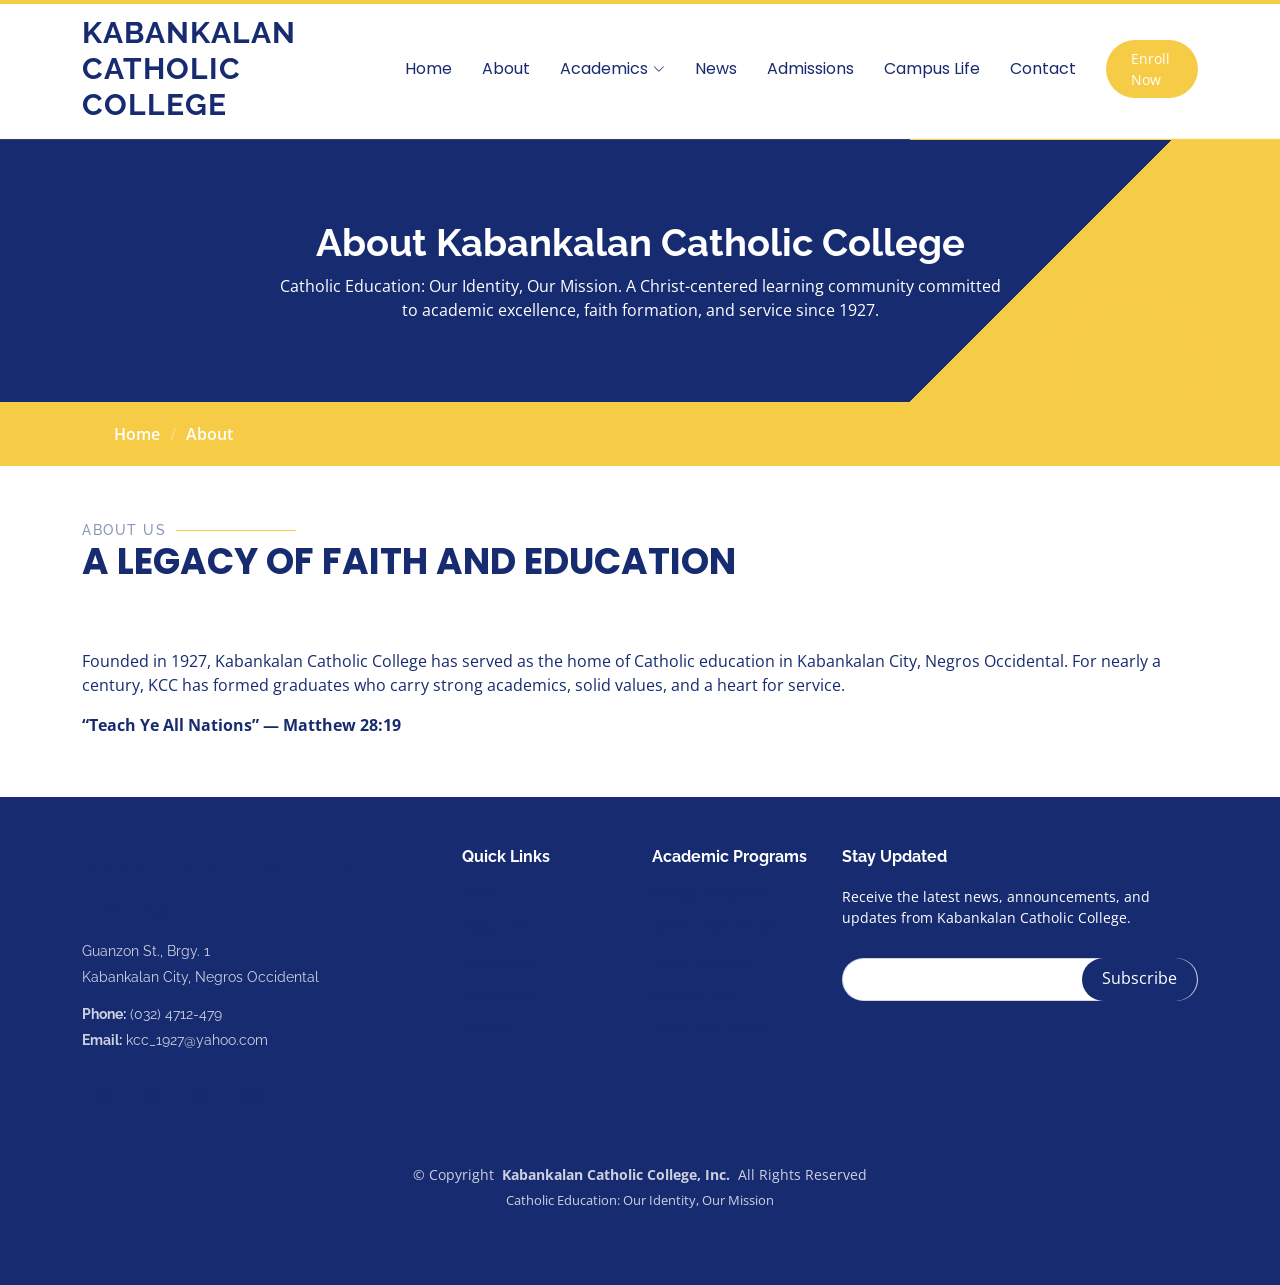
<file: starter-page.html>
<!DOCTYPE html>
<html lang="en">

<head>
  <meta charset="utf-8">
  <meta content="width=device-width, initial-scale=1.0" name="viewport">
  <title>About KCC - Kabankalan Catholic College, Inc.</title>
  <meta name="description" content="">
  <meta name="keywords" content="">

  <!-- Favicons -->
  <link href="assets/img/favicon.png" rel="icon">
  <link href="assets/img/apple-touch-icon.png" rel="apple-touch-icon">

  <!-- Fonts -->
  <link href="https://fonts.googleapis.com" rel="preconnect">
  <link href="https://fonts.gstatic.com" rel="preconnect" crossorigin>
  <link href="https://fonts.googleapis.com/css2?family=Open+Sans:ital,wght@0,300;0,400;0,500;0,600;0,700;0,800;1,300;1,400;1,500;1,600;1,700;1,800&family=Poppins:ital,wght@0,100;0,200;0,300;0,400;0,500;0,600;0,700;0,800;0,900;1,100;1,200;1,300;1,400;1,500;1,600;1,700;1,800;1,900&family=Raleway:ital,wght@0,100;0,200;0,300;0,400;0,500;0,600;0,700;0,800;0,900;1,100;1,200;1,300;1,400;1,500;1,600;1,700;1,800;1,900&display=swap" rel="stylesheet">

  <!-- Vendor CSS Files -->
  <link href="assets/vendor/bootstrap/css/bootstrap.min.css" rel="stylesheet">
  <link href="assets/vendor/bootstrap-icons/bootstrap-icons.css" rel="stylesheet">
  <link href="assets/vendor/aos/aos.css" rel="stylesheet">
  <link href="assets/vendor/glightbox/css/glightbox.min.css" rel="stylesheet">
  <link href="assets/vendor/swiper/swiper-bundle.min.css" rel="stylesheet">

  <!-- Main CSS File -->
  <link href="assets/css/main.css" rel="stylesheet">

  <!-- =======================================================
  * Template adapted for Kabankalan Catholic College
  * Updated: Jul 07 2025 with Bootstrap v5.3.7
  * Author: BootstrapMade.com
  * License: https://bootstrapmade.com/license/
  ======================================================== -->
</head>

<body class="starter-page-page">

  <header id="header" class="header d-flex align-items-center sticky-top">
    <div class="container-fluid container-xl position-relative d-flex align-items-center">

      <a href="index.html" class="logo d-flex align-items-center me-auto">
        <!-- Uncomment the line below if you also wish to use an image logo -->
        <!-- <img src="assets/img/logo.webp" alt=""> -->
        <h1 class="sitename">Kabankalan Catholic College</h1>
      </a>

      <nav id="navmenu" class="navmenu">
        <ul>
          <li><a href="index.html">Home<br></a></li>
          <li><a href="about.html">About</a></li>
          <li class="dropdown"><a href="#"><span>Academics</span> <i class="bi bi-chevron-down toggle-dropdown"></i></a>
            <ul>
              <li><a href="courses.html">College Programs</a></li>
              <li><a href="courses.html">Senior High School</a></li>
              <li><a href="courses.html">Basic Education</a></li>
            </ul>
          </li>
          <li><a href="events.html">News</a></li>
          <li><a href="pricing.html">Admissions</a></li>
          <li><a href="trainers.html">Campus Life</a></li>
          <li><a href="contact.html">Contact</a></li>
        </ul>
        <i class="mobile-nav-toggle d-xl-none bi bi-list"></i>
      </nav>

      <a class="btn-getstarted" href="https://kcc.wela.ph">Enroll Now</a>

    </div>
  </header>

  <main class="main">

    <!-- Page Title -->
    <div class="page-title" data-aos="fade">
      <div class="heading">
        <div class="container">
          <div class="row d-flex justify-content-center text-center">
            <div class="col-lg-8">
              <h1>About Kabankalan Catholic College</h1>
              <p class="mb-0">Catholic Education: Our Identity, Our Mission. A Christ-centered learning community committed to academic excellence, faith formation, and service since 1927.</p>
            </div>
          </div>
        </div>
      </div>
      <nav class="breadcrumbs">
        <div class="container">
          <ol>
            <li><a href="index.html">Home</a></li>
            <li class="current">About</li>
          </ol>
        </div>
      </nav>
    </div><!-- End Page Title -->

    <!-- Starter Section Section -->
    <section id="starter-section" class="starter-section section">

      <!-- Section Title -->
      <div class="container section-title" data-aos="fade-up">
        <h2>About Us</h2>
        <p>A Legacy of Faith and Education<br></p>
      </div><!-- End Section Title -->

      <div class="container" data-aos="fade-up">
        <p>Founded in 1927, Kabankalan Catholic College has served as the home of Catholic education in Kabankalan City, Negros Occidental. For nearly a century, KCC has formed graduates who carry strong academics, solid values, and a heart for service.</p>
        <p class="mt-3 mb-0"><strong>“Teach Ye All Nations” — Matthew 28:19</strong></p>
      </div>

    </section><!-- /Starter Section Section -->

  </main>

  <footer id="footer" class="footer position-relative light-background">

    <div class="container footer-top">
      <div class="row gy-4">
        <div class="col-lg-4 col-md-6 footer-about">
          <a href="index.html" class="logo d-flex align-items-center">
            <span class="sitename">Kabankalan Catholic College</span>
          </a>
          <div class="footer-contact pt-3">
            <p>Guanzon St., Brgy. 1</p>
            <p>Kabankalan City, Negros Occidental</p>
            <p class="mt-3"><strong>Phone:</strong> <span>(032) 4712-479</span></p>
            <p><strong>Email:</strong> <span>kcc_1927@yahoo.com</span></p>
          </div>
          <div class="social-links d-flex mt-4">
            <a href=""><i class="bi bi-twitter-x"></i></a>
            <a href=""><i class="bi bi-facebook"></i></a>
            <a href=""><i class="bi bi-instagram"></i></a>
            <a href=""><i class="bi bi-linkedin"></i></a>
          </div>
        </div>

        <div class="col-lg-2 col-md-3 footer-links">
          <h4>Quick Links</h4>
          <ul>
            <li><a href="index.html">Home</a></li>
            <li><a href="about.html">About KCC</a></li>
            <li><a href="courses.html">Academics</a></li>
            <li><a href="pricing.html">Admissions</a></li>
            <li><a href="contact.html">Contact</a></li>
          </ul>
        </div>

        <div class="col-lg-2 col-md-3 footer-links">
          <h4>Academic Programs</h4>
          <ul>
            <li><a href="courses.html">College Programs</a></li>
            <li><a href="courses.html">Senior High School</a></li>
            <li><a href="courses.html">Basic Education</a></li>
            <li><a href="events.html">Campus Life</a></li>
            <li><a href="trainers.html">News and Events</a></li>
          </ul>
        </div>

        <div class="col-lg-4 col-md-12 footer-newsletter">
          <h4>Stay Updated</h4>
          <p>Receive the latest news, announcements, and updates from Kabankalan Catholic College.</p>
          <form action="#" method="post" class="email-form">
            <div class="newsletter-form"><input type="email" name="email"><input type="submit" value="Subscribe"></div>
            <div class="loading">Loading</div>
            <div class="error-message"></div>
            <div class="sent-message">Your subscription request has been sent. Thank you!</div>
          </form>
        </div>

      </div>
    </div>

    <div class="container copyright text-center mt-4">
      <p>© <span>Copyright</span> <strong class="px-1 sitename">Kabankalan Catholic College, Inc.</strong> <span>All Rights Reserved</span></p>
      <div class="credits">
        Catholic Education: Our Identity, Our Mission
      </div>
    </div>

  </footer>

  <!-- Scroll Top -->
  <a href="#" id="scroll-top" class="scroll-top d-flex align-items-center justify-content-center"><i class="bi bi-arrow-up-short"></i></a>

  <!-- Preloader -->
  <div id="preloader"></div>

  <!-- Vendor JS Files -->
  <script src="assets/vendor/bootstrap/js/bootstrap.bundle.min.js"></script>
  <script src="assets/vendor/aos/aos.js"></script>
  <script src="assets/vendor/glightbox/js/glightbox.min.js"></script>
  <script src="assets/vendor/purecounter/purecounter_vanilla.js"></script>
  <script src="assets/vendor/swiper/swiper-bundle.min.js"></script>

  <!-- Main JS File -->
  <script src="assets/js/main.js"></script>

</body>

</html>
</file>
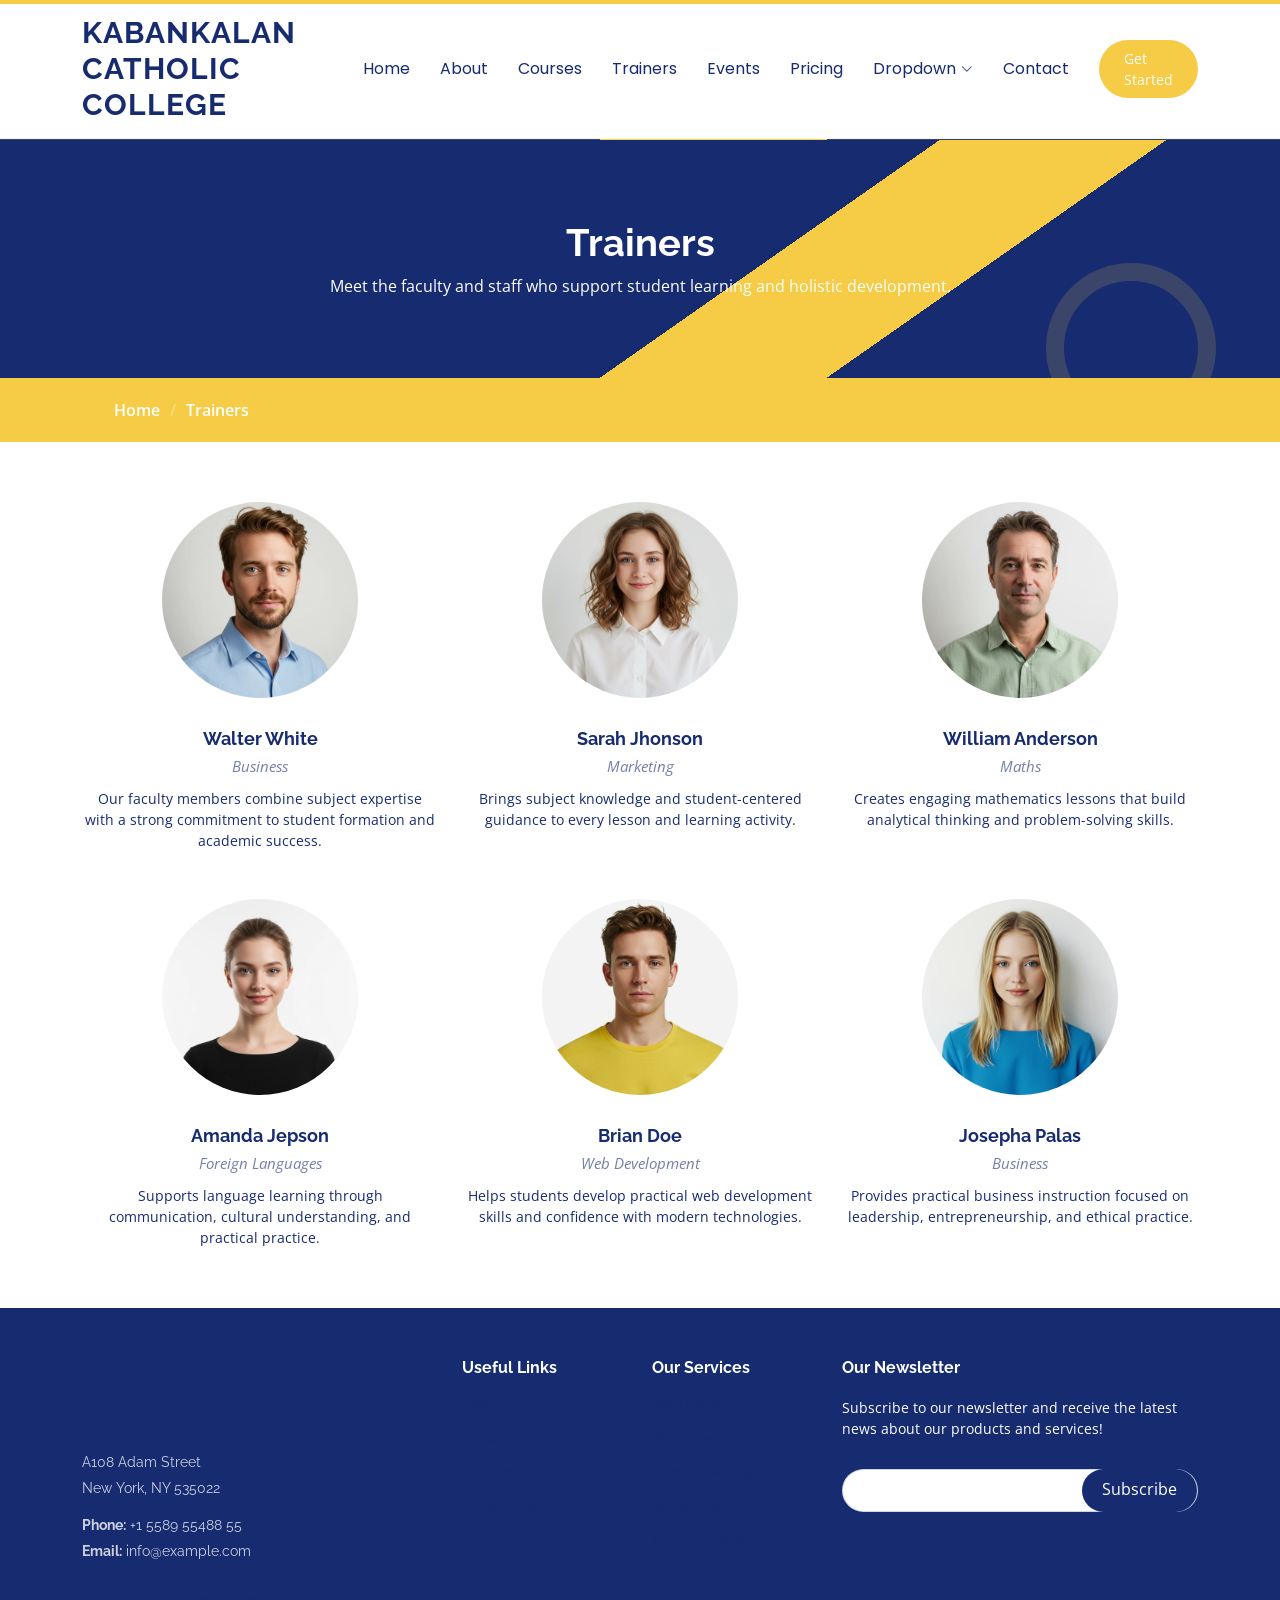
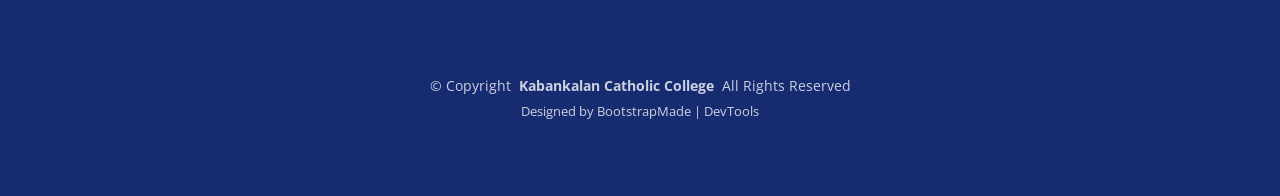
<file: trainers.html>
<!DOCTYPE html>
<html lang="en">

<head>
  <meta charset="utf-8">
  <meta content="width=device-width, initial-scale=1.0" name="viewport">
  <title>Campus Life - Kabankalan Catholic College</title>
  <meta name="description" content="">
  <meta name="keywords" content="">

  <!-- Favicons -->
  <link href="assets/img/favicon.png" rel="icon">
  <link href="assets/img/apple-touch-icon.png" rel="apple-touch-icon">

  <!-- Fonts -->
  <link href="https://fonts.googleapis.com" rel="preconnect">
  <link href="https://fonts.gstatic.com" rel="preconnect" crossorigin>
  <link href="https://fonts.googleapis.com/css2?family=Open+Sans:ital,wght@0,300;0,400;0,500;0,600;0,700;0,800;1,300;1,400;1,500;1,600;1,700;1,800&family=Poppins:ital,wght@0,100;0,200;0,300;0,400;0,500;0,600;0,700;0,800;0,900;1,100;1,200;1,300;1,400;1,500;1,600;1,700;1,800;1,900&family=Raleway:ital,wght@0,100;0,200;0,300;0,400;0,500;0,600;0,700;0,800;0,900;1,100;1,200;1,300;1,400;1,500;1,600;1,700;1,800;1,900&display=swap" rel="stylesheet">

  <!-- Vendor CSS Files -->
  <link href="assets/vendor/bootstrap/css/bootstrap.min.css" rel="stylesheet">
  <link href="assets/vendor/bootstrap-icons/bootstrap-icons.css" rel="stylesheet">
  <link href="assets/vendor/aos/aos.css" rel="stylesheet">
  <link href="assets/vendor/glightbox/css/glightbox.min.css" rel="stylesheet">
  <link href="assets/vendor/swiper/swiper-bundle.min.css" rel="stylesheet">

  <!-- Main CSS File -->
  <link href="assets/css/main.css" rel="stylesheet">

  <!-- =======================================================
  * Template adapted for Kabankalan Catholic College
  * Updated: Jul 07 2025 with Bootstrap v5.3.7
  * Author: BootstrapMade.com
  * License: https://bootstrapmade.com/license/
  ======================================================== -->
</head>

<body class="trainers-page">

  <header id="header" class="header d-flex align-items-center sticky-top">
    <div class="container-fluid container-xl position-relative d-flex align-items-center">

      <a href="index.html" class="logo d-flex align-items-center me-auto">
        <!-- Uncomment the line below if you also wish to use an image logo -->
        <!-- <img src="assets/img/logo.webp" alt=""> -->
        <h1 class="sitename">Kabankalan Catholic College</h1>
      </a>

      <nav id="navmenu" class="navmenu">
        <ul>
          <li><a href="index.html">Home<br></a></li>
          <li><a href="about.html">About</a></li>
          <li><a href="courses.html">Courses</a></li>
          <li><a href="trainers.html" class="active">Trainers</a></li>
          <li><a href="events.html">Events</a></li>
          <li><a href="pricing.html">Pricing</a></li>
          <li class="dropdown"><a href="#"><span>Dropdown</span> <i class="bi bi-chevron-down toggle-dropdown"></i></a>
            <ul>
              <li><a href="#">Dropdown 1</a></li>
              <li class="dropdown"><a href="#"><span>Deep Dropdown</span> <i class="bi bi-chevron-down toggle-dropdown"></i></a>
                <ul>
                  <li><a href="#">Deep Dropdown 1</a></li>
                  <li><a href="#">Deep Dropdown 2</a></li>
                  <li><a href="#">Deep Dropdown 3</a></li>
                  <li><a href="#">Deep Dropdown 4</a></li>
                  <li><a href="#">Deep Dropdown 5</a></li>
                </ul>
              </li>
              <li><a href="#">Dropdown 2</a></li>
              <li><a href="#">Dropdown 3</a></li>
              <li><a href="#">Dropdown 4</a></li>
            </ul>
          </li>
          <li><a href="contact.html">Contact</a></li>
        </ul>
        <i class="mobile-nav-toggle d-xl-none bi bi-list"></i>
      </nav>

      <a class="btn-getstarted" href="courses.html">Get Started</a>

    </div>
  </header>

  <main class="main">

    <!-- Page Title -->
    <div class="page-title" data-aos="fade">
      <div class="heading">
        <div class="container">
          <div class="row d-flex justify-content-center text-center">
            <div class="col-lg-8">
              <h1>Trainers</h1>
              <p class="mb-0">Meet the faculty and staff who support student learning and holistic development.</p>
            </div>
          </div>
        </div>
      </div>
      <nav class="breadcrumbs">
        <div class="container">
          <ol>
            <li><a href="index.html">Home</a></li>
            <li class="current">Trainers</li>
          </ol>
        </div>
      </nav>
    </div><!-- End Page Title -->

    <!-- Trainers Section -->
    <section id="trainers" class="section trainers">

      <div class="container">

        <div class="row gy-5">

          <div class="col-lg-4 col-md-6 member" data-aos="fade-up" data-aos-delay="100">
            <div class="member-img">
              <img src="assets/img/person/person-m-7.webp" class="img-fluid" alt="">
              <div class="social">
                <a href="#"><i class="bi bi-twitter-x"></i></a>
                <a href="#"><i class="bi bi-facebook"></i></a>
                <a href="#"><i class="bi bi-instagram"></i></a>
                <a href="#"><i class="bi bi-linkedin"></i></a>
              </div>
            </div>
            <div class="member-info text-center">
              <h4>Walter White</h4>
              <span>Business</span>
              <p>Our faculty members combine subject expertise with a strong commitment to student formation and academic success.</p>
            </div>
          </div><!-- End Team Member -->

          <div class="col-lg-4 col-md-6 member" data-aos="fade-up" data-aos-delay="200">
            <div class="member-img">
              <img src="assets/img/person/person-f-8.webp" class="img-fluid" alt="">
              <div class="social">
                <a href="#"><i class="bi bi-twitter-x"></i></a>
                <a href="#"><i class="bi bi-facebook"></i></a>
                <a href="#"><i class="bi bi-instagram"></i></a>
                <a href="#"><i class="bi bi-linkedin"></i></a>
              </div>
            </div>
            <div class="member-info text-center">
              <h4>Sarah Jhonson</h4>
              <span>Marketing</span>
              <p>Brings subject knowledge and student-centered guidance to every lesson and learning activity.</p>
            </div>
          </div><!-- End Team Member -->

          <div class="col-lg-4 col-md-6 member" data-aos="fade-up" data-aos-delay="300">
            <div class="member-img">
              <img src="assets/img/person/person-m-6.webp" class="img-fluid" alt="">
              <div class="social">
                <a href="#"><i class="bi bi-twitter-x"></i></a>
                <a href="#"><i class="bi bi-facebook"></i></a>
                <a href="#"><i class="bi bi-instagram"></i></a>
                <a href="#"><i class="bi bi-linkedin"></i></a>
              </div>
            </div>
            <div class="member-info text-center">
              <h4>William Anderson</h4>
              <span>Maths</span>
              <p>Creates engaging mathematics lessons that build analytical thinking and problem-solving skills.</p>
            </div>
          </div><!-- End Team Member -->

          <div class="col-lg-4 col-md-6 member" data-aos="fade-up" data-aos-delay="400">
            <div class="member-img">
              <img src="assets/img/person/person-f-4.webp" class="img-fluid" alt="">
              <div class="social">
                <a href="#"><i class="bi bi-twitter-x"></i></a>
                <a href="#"><i class="bi bi-facebook"></i></a>
                <a href="#"><i class="bi bi-instagram"></i></a>
                <a href="#"><i class="bi bi-linkedin"></i></a>
              </div>
            </div>
            <div class="member-info text-center">
              <h4>Amanda Jepson</h4>
              <span>Foreign Languages</span>
              <p>Supports language learning through communication, cultural understanding, and practical practice.</p>
            </div>
          </div><!-- End Team Member -->

          <div class="col-lg-4 col-md-6 member" data-aos="fade-up" data-aos-delay="500">
            <div class="member-img">
              <img src="assets/img/person/person-m-12.webp" class="img-fluid" alt="">
              <div class="social">
                <a href="#"><i class="bi bi-twitter-x"></i></a>
                <a href="#"><i class="bi bi-facebook"></i></a>
                <a href="#"><i class="bi bi-instagram"></i></a>
                <a href="#"><i class="bi bi-linkedin"></i></a>
              </div>
            </div>
            <div class="member-info text-center">
              <h4>Brian Doe</h4>
              <span>Web Development<br></span>
              <p>Helps students develop practical web development skills and confidence with modern technologies.</p>
            </div>
          </div><!-- End Team Member -->

          <div class="col-lg-4 col-md-6 member" data-aos="fade-up" data-aos-delay="600">
            <div class="member-img">
              <img src="assets/img/person/person-f-9.webp" class="img-fluid" alt="">
              <div class="social">
                <a href="#"><i class="bi bi-twitter-x"></i></a>
                <a href="#"><i class="bi bi-facebook"></i></a>
                <a href="#"><i class="bi bi-instagram"></i></a>
                <a href="#"><i class="bi bi-linkedin"></i></a>
              </div>
            </div>
            <div class="member-info text-center">
              <h4>Josepha Palas</h4>
              <span>Business</span>
              <p>Provides practical business instruction focused on leadership, entrepreneurship, and ethical practice.</p>
            </div>
          </div><!-- End Team Member -->

        </div>

      </div>

    </section><!-- /Trainers Section -->

  </main>

  <footer id="footer" class="footer position-relative light-background">

    <div class="container footer-top">
      <div class="row gy-4">
        <div class="col-lg-4 col-md-6 footer-about">
          <a href="index.html" class="logo d-flex align-items-center">
            <span class="sitename">Kabankalan Catholic College</span>
          </a>
          <div class="footer-contact pt-3">
            <p>A108 Adam Street</p>
            <p>New York, NY 535022</p>
            <p class="mt-3"><strong>Phone:</strong> <span>+1 5589 55488 55</span></p>
            <p><strong>Email:</strong> <span>info@example.com</span></p>
          </div>
          <div class="social-links d-flex mt-4">
            <a href=""><i class="bi bi-twitter-x"></i></a>
            <a href=""><i class="bi bi-facebook"></i></a>
            <a href=""><i class="bi bi-instagram"></i></a>
            <a href=""><i class="bi bi-linkedin"></i></a>
          </div>
        </div>

        <div class="col-lg-2 col-md-3 footer-links">
          <h4>Useful Links</h4>
          <ul>
            <li><a href="#">Home</a></li>
            <li><a href="#">About us</a></li>
            <li><a href="#">Services</a></li>
            <li><a href="#">Terms of service</a></li>
            <li><a href="#">Privacy policy</a></li>
          </ul>
        </div>

        <div class="col-lg-2 col-md-3 footer-links">
          <h4>Our Services</h4>
          <ul>
            <li><a href="#">Web Design</a></li>
            <li><a href="#">Web Development</a></li>
            <li><a href="#">Product Management</a></li>
            <li><a href="#">Marketing</a></li>
            <li><a href="#">Graphic Design</a></li>
          </ul>
        </div>

        <div class="col-lg-4 col-md-12 footer-newsletter">
          <h4>Our Newsletter</h4>
          <p>Subscribe to our newsletter and receive the latest news about our products and services!</p>
          <form action="#" method="post" class="email-form">
            <div class="newsletter-form"><input type="email" name="email"><input type="submit" value="Subscribe"></div>
            <div class="loading">Loading</div>
            <div class="error-message"></div>
            <div class="sent-message">Your subscription request has been sent. Thank you!</div>
          </form>
        </div>

      </div>
    </div>

    <div class="container copyright text-center mt-4">
      <p>© <span>Copyright</span> <strong class="px-1 sitename">Kabankalan Catholic College</strong> <span>All Rights Reserved</span></p>
      <div class="credits">
        <!-- All the links in the footer should remain intact. -->
        <!-- You can delete the links only if you've purchased the pro version. -->
        <!-- Licensing information: https://bootstrapmade.com/license/ -->
        Designed by <a href="https://bootstrapmade.com/">BootstrapMade</a> | <a href="https://bootstrapmade.com/tools/">DevTools</a>
      </div>
    </div>

  </footer>

  <!-- Scroll Top -->
  <a href="#" id="scroll-top" class="scroll-top d-flex align-items-center justify-content-center"><i class="bi bi-arrow-up-short"></i></a>

  <!-- Preloader -->
  <div id="preloader"></div>

  <!-- Vendor JS Files -->
  <script src="assets/vendor/bootstrap/js/bootstrap.bundle.min.js"></script>
  <script src="assets/vendor/aos/aos.js"></script>
  <script src="assets/vendor/glightbox/js/glightbox.min.js"></script>
  <script src="assets/vendor/purecounter/purecounter_vanilla.js"></script>
  <script src="assets/vendor/swiper/swiper-bundle.min.js"></script>

  <!-- Main JS File -->
  <script src="assets/js/main.js"></script>

</body>

</html>
</file>
<file: assets/css/main.css>
/**
* Template Name: Mentor
* Template URL: https://bootstrapmade.com/mentor-free-education-bootstrap-theme/
* Updated: Jul 07 2025 with Bootstrap v5.3.7
* Author: BootstrapMade.com
* License: https://bootstrapmade.com/license/
*/

/*--------------------------------------------------------------
# Font & Color Variables
# Help: https://bootstrapmade.com/color-system/
--------------------------------------------------------------*/
/* Fonts */
:root {
  --default-font: "Open Sans",  system-ui, -apple-system, "Segoe UI", Roboto, "Helvetica Neue", Arial, "Noto Sans", "Liberation Sans", sans-serif, "Apple Color Emoji", "Segoe UI Emoji", "Segoe UI Symbol", "Noto Color Emoji";
  --heading-font: "Raleway",  sans-serif;
  --nav-font: "Poppins",  sans-serif;
}

/* Global Colors - The following color variables are used throughout the website. Updating them here will change the color scheme of the entire website */
:root { 
  --background-color: #FFFFFF; /* Background color for the entire website, including individual sections */
  --default-color: #172B70; /* Default text color */
  --heading-color: #172B70;
  --accent-color: #172B70;
  --kcc-gold: #F6CB45;
  --kcc-gold-dark: #F6CB45;
  --kcc-gold-deep: #F6CB45;
  --surface-color: #FFFFFF; /* Surface color for cards and boxed elements */
  --contrast-color: #FFFFFF; /* Contrast color for text */
}

/* Nav Menu Colors - The following color variables are used specifically for the navigation menu. They are separate from the global colors to allow for more customization options */
:root {
  --nav-color: #172B70; /* The default color of the main navmenu links */
  --nav-hover-color: #172B70; /* Applied to main navmenu links when they are hovered over or active */
  --nav-mobile-background-color: #FFFFFF; /* Used as the background color for mobile navigation menu */
  --nav-dropdown-background-color: #FFFFFF; /* Used as the background color for dropdown items that appear when hovering over primary navigation items */
  --nav-dropdown-color: #172B70; /* Used for navigation links of the dropdown items in the navigation menu. */
  --nav-dropdown-hover-color: #F6CB45; /* Similar to --nav-hover-color, this color is applied to dropdown navigation links when they are hovered over. */
}

/* Color Presets - These classes override global colors when applied to any section or element, providing reuse of the sam color scheme. */

.light-background {
  --background-color: #F3F5FA;
  --surface-color: #FFFFFF;
}

.dark-background {
  --background-color: #172B70;
  --default-color: #FFFFFF;
  --heading-color: #FFFFFF;
  --surface-color: #172B70;
  --contrast-color: #FFFFFF;
}

/* Smooth scroll */
:root {
  scroll-behavior: smooth;
}

/*--------------------------------------------------------------
# General Styling & Shared Classes
--------------------------------------------------------------*/
body {
  color: var(--default-color);
  background-color: var(--background-color);
  font-family: var(--default-font);
}

a {
  color: var(--accent-color);
  text-decoration: none;
  transition: 0.3s;
}

a:hover {
  color: color-mix(in srgb, var(--accent-color), transparent 25%);
  text-decoration: none;
}

h1,
h2,
h3,
h4,
h5,
h6 {
  color: var(--heading-color);
  font-family: var(--heading-font);
}

/* Email Form Messages
------------------------------*/
.email-form .error-message {
  display: none;
  background: #df1529;
  color: #ffffff;
  text-align: left;
  padding: 15px;
  margin-bottom: 24px;
  font-weight: 600;
}

.email-form .sent-message {
  display: none;
  color: #ffffff;
  background: #059652;
  text-align: center;
  padding: 15px;
  margin-bottom: 24px;
  font-weight: 600;
}

.email-form .loading {
  display: none;
  background: var(--surface-color);
  text-align: center;
  padding: 15px;
  margin-bottom: 24px;
}

.email-form .loading:before {
  content: "";
  display: inline-block;
  border-radius: 50%;
  width: 24px;
  height: 24px;
  margin: 0 10px -6px 0;
  border: 3px solid var(--accent-color);
  border-top-color: var(--surface-color);
  animation: email-form-loading 1s linear infinite;
}

@keyframes email-form-loading {
  0% {
    transform: rotate(0deg);
  }

  100% {
    transform: rotate(360deg);
  }
}

/* Pulsating Play Button
------------------------------*/
.pulsating-play-btn {
  width: 94px;
  height: 94px;
  background: radial-gradient(var(--accent-color) 50%, color-mix(in srgb, var(--accent-color), transparent 75%) 52%);
  border-radius: 50%;
  display: block;
  position: relative;
  overflow: hidden;
}

.pulsating-play-btn:before {
  content: "";
  position: absolute;
  width: 120px;
  height: 120px;
  animation-delay: 0s;
  animation: pulsate-play-btn 2s;
  animation-direction: forwards;
  animation-iteration-count: infinite;
  animation-timing-function: steps;
  opacity: 1;
  border-radius: 50%;
  border: 5px solid color-mix(in srgb, var(--accent-color), transparent 30%);
  top: -15%;
  left: -15%;
  background: rgba(198, 16, 0, 0);
}

.pulsating-play-btn:after {
  content: "";
  position: absolute;
  left: 50%;
  top: 50%;
  transform: translateX(-40%) translateY(-50%);
  width: 0;
  height: 0;
  border-top: 10px solid transparent;
  border-bottom: 10px solid transparent;
  border-left: 15px solid #fff;
  z-index: 100;
  transition: all 400ms cubic-bezier(0.55, 0.055, 0.675, 0.19);
}

.pulsating-play-btn:hover:before {
  content: "";
  position: absolute;
  left: 50%;
  top: 50%;
  transform: translateX(-40%) translateY(-50%);
  width: 0;
  height: 0;
  border: none;
  border-top: 10px solid transparent;
  border-bottom: 10px solid transparent;
  border-left: 15px solid #fff;
  z-index: 200;
  animation: none;
  border-radius: 0;
}

.pulsating-play-btn:hover:after {
  border-left: 15px solid var(--accent-color);
  transform: scale(20);
}

@keyframes pulsate-play-btn {
  0% {
    transform: scale(0.6, 0.6);
    opacity: 1;
  }

  100% {
    transform: scale(1, 1);
    opacity: 0;
  }
}

/*--------------------------------------------------------------
# Global Header
--------------------------------------------------------------*/
.header {
  color: var(--default-color);
  background-color: var(--background-color);
  padding: 15px 0;
  transition: all 0.5s;
  z-index: 997;
}

.header .logo {
  line-height: 1;
}

.header .logo img {
  max-height: 36px;
  margin-right: 8px;
}

.header .logo h1 {
  font-weight: 700;
  font-size: 30px;
  margin: 0;
  letter-spacing: 1px;
  text-transform: uppercase;
  color: var(--accent-color);
}

.header .btn-getstarted,
.header .btn-getstarted:focus {
  color: #172B70;
  background: var(--kcc-gold);
  font-size: 14px;
  padding: 8px 25px;
  margin: 0 0 0 30px;
  border-radius: 50px;
  transition: 0.3s;
}

.header .btn-getstarted:hover,
.header .btn-getstarted:focus:hover {
  color: #172B70;
  background: color-mix(in srgb, var(--kcc-gold), white 15%);
}

@media (max-width: 1200px) {
  .header .logo {
    order: 1;
  }

  .header .btn-getstarted {
    order: 2;
    margin: 0 15px 0 0;
    padding: 6px 15px;
  }

  .header .navmenu {
    order: 3;
  }
}

.scrolled .header {
  box-shadow: 0px 0 18px rgba(0, 0, 0, 0.1);
}

/*--------------------------------------------------------------
# Navigation Menu
--------------------------------------------------------------*/
/* Navmenu - Desktop */
@media (min-width: 1200px) {
  .navmenu {
    padding: 0;
  }

  .navmenu ul {
    margin: 0;
    padding: 0;
    display: flex;
    list-style: none;
    align-items: center;
  }

  .navmenu li {
    position: relative;
  }

  .navmenu a,
  .navmenu a:focus {
    color: var(--nav-color);
    padding: 18px 15px;
    font-size: 16px;
    font-family: var(--nav-font);
    font-weight: 400;
    display: flex;
    align-items: center;
    justify-content: space-between;
    white-space: nowrap;
    transition: 0.3s;
  }

  .navmenu a i,
  .navmenu a:focus i {
    font-size: 12px;
    line-height: 0;
    margin-left: 5px;
    transition: 0.3s;
  }

  .navmenu li:last-child a {
    padding-right: 0;
  }

  .navmenu li:hover>a,
  .navmenu .active,
  .navmenu .active:focus {
    color: var(--nav-hover-color);
  }

  .navmenu .dropdown ul {
    margin: 0;
    padding: 10px 0;
    background: var(--nav-dropdown-background-color);
    display: block;
    position: absolute;
    visibility: hidden;
    left: 14px;
    top: 130%;
    opacity: 0;
    transition: 0.3s;
    border-radius: 4px;
    z-index: 99;
    box-shadow: 0px 0px 30px rgba(0, 0, 0, 0.1);
  }

  .navmenu .dropdown ul li {
    min-width: 200px;
  }

  .navmenu .dropdown ul a {
    padding: 10px 20px;
    font-size: 15px;
    text-transform: none;
    color: var(--nav-dropdown-color);
  }

  .navmenu .dropdown ul a i {
    font-size: 12px;
  }

  .navmenu .dropdown ul a:hover,
  .navmenu .dropdown ul .active:hover,
  .navmenu .dropdown ul li:hover>a {
    color: var(--nav-dropdown-hover-color);
  }

  .navmenu .dropdown:hover>ul {
    opacity: 1;
    top: 100%;
    visibility: visible;
  }

  .navmenu .dropdown .dropdown ul {
    top: 0;
    left: -90%;
    visibility: hidden;
  }

  .navmenu .dropdown .dropdown:hover>ul {
    opacity: 1;
    top: 0;
    left: -100%;
    visibility: visible;
  }
}

/* Navmenu - Mobile */
@media (max-width: 1199px) {
  .mobile-nav-toggle {
    color: var(--nav-color);
    font-size: 28px;
    line-height: 0;
    margin-right: 10px;
    cursor: pointer;
    transition: color 0.3s;
  }

  .navmenu {
    padding: 0;
    z-index: 9997;
  }

  .navmenu ul {
    display: none;
    list-style: none;
    position: absolute;
    inset: 60px 20px 20px 20px;
    padding: 10px 0;
    margin: 0;
    border-radius: 6px;
    background-color: var(--nav-mobile-background-color);
    border: 1px solid color-mix(in srgb, var(--default-color), transparent 90%);
    box-shadow: none;
    overflow-y: auto;
    transition: 0.3s;
    z-index: 9998;
  }

  .navmenu a,
  .navmenu a:focus {
    color: var(--nav-dropdown-color);
    padding: 10px 20px;
    font-family: var(--nav-font);
    font-size: 17px;
    font-weight: 500;
    display: flex;
    align-items: center;
    justify-content: space-between;
    white-space: nowrap;
    transition: 0.3s;
  }

  .navmenu a i,
  .navmenu a:focus i {
    font-size: 12px;
    line-height: 0;
    margin-left: 5px;
    width: 30px;
    height: 30px;
    display: flex;
    align-items: center;
    justify-content: center;
    border-radius: 50%;
    transition: 0.3s;
    background-color: color-mix(in srgb, var(--accent-color), transparent 90%);
  }

  .navmenu a i:hover,
  .navmenu a:focus i:hover {
    background-color: var(--accent-color);
    color: var(--contrast-color);
  }

  .navmenu a:hover,
  .navmenu .active,
  .navmenu .active:focus {
    color: var(--nav-dropdown-hover-color);
  }

  .navmenu .active i,
  .navmenu .active:focus i {
    background-color: var(--accent-color);
    color: var(--contrast-color);
    transform: rotate(180deg);
  }

  .navmenu .dropdown ul {
    position: static;
    display: none;
    z-index: 99;
    padding: 10px 0;
    margin: 10px 20px;
    background-color: var(--nav-dropdown-background-color);
    transition: all 0.5s ease-in-out;
  }

  .navmenu .dropdown ul ul {
    background-color: rgba(33, 37, 41, 0.1);
  }

  .navmenu .dropdown>.dropdown-active {
    display: block;
    background-color: rgba(33, 37, 41, 0.03);
  }

  .mobile-nav-active {
    overflow: hidden;
  }

  .mobile-nav-active .mobile-nav-toggle {
    color: #fff;
    position: absolute;
    font-size: 32px;
    top: 15px;
    right: 15px;
    margin-right: 0;
    z-index: 9999;
  }

  .mobile-nav-active .navmenu {
    position: fixed;
    overflow: hidden;
    inset: 0;
    background: rgba(33, 37, 41, 0.8);
    transition: 0.3s;
  }

  .mobile-nav-active .navmenu>ul {
    display: block;
  }
}

/*--------------------------------------------------------------
# Global Footer
--------------------------------------------------------------*/
.footer {
  color: #ffffff;
  background-color: #172B70;
  font-size: 14px;
  padding-bottom: 50px;
  position: relative;
}

.footer .footer-about .logo span,
.footer h4 {
  color: #ffffff;
}

.footer .footer-links ul a,
.footer .footer-about p,
.footer .footer-contact p,
.footer .copyright,
.footer .credits,
.footer .credits a {
  color: rgba(255, 255, 255, 0.78);
}

.footer .footer-links ul a:hover,
.footer .credits a:hover,
.footer .social-links a:hover {
  color: var(--kcc-gold);
}

.footer .social-links a {
  border-color: rgba(255, 255, 255, 0.35);
  color: #ffffff;
}

.footer .footer-top {
  padding-top: 50px;
}

.footer .footer-about .logo {
  margin-bottom: 0;
}

.footer .footer-about .logo img {
  max-height: 40px;
  margin-right: 6px;
}

.footer .footer-about .logo span {
  font-size: 26px;
  font-weight: 700;
  letter-spacing: 1px;
  font-family: var(--heading-font);
  color: var(--heading-color);
}

.footer .footer-about p {
  font-size: 14px;
  font-family: var(--heading-font);
}

.footer .social-links a {
  display: flex;
  align-items: center;
  justify-content: center;
  width: 40px;
  height: 40px;
  border-radius: 50%;
  border: 1px solid color-mix(in srgb, var(--default-color), transparent 50%);
  font-size: 16px;
  color: color-mix(in srgb, var(--default-color), transparent 30%);
  margin-right: 10px;
  transition: 0.3s;
}

.footer .social-links a:hover {
  color: var(--accent-color);
  border-color: var(--accent-color);
}

.footer h4 {
  font-size: 16px;
  font-weight: bold;
  position: relative;
  padding-bottom: 12px;
}

.footer .footer-links {
  margin-bottom: 30px;
}

.footer .footer-links ul {
  list-style: none;
  padding: 0;
  margin: 0;
}

.footer .footer-links ul i {
  padding-right: 2px;
  font-size: 12px;
  line-height: 0;
}

.footer .footer-links ul li {
  padding: 10px 0;
  display: flex;
  align-items: center;
}

.footer .footer-links ul li:first-child {
  padding-top: 0;
}

.footer .footer-links ul a {
  color: color-mix(in srgb, var(--default-color), transparent 30%);
  display: inline-block;
  line-height: 1;
}

.footer .footer-links ul a:hover {
  color: var(--accent-color);
}

.footer .footer-contact p {
  margin-bottom: 5px;
}

.footer .footer-newsletter .newsletter-form {
  margin-top: 30px;
  margin-bottom: 15px;
  padding: 6px 8px;
  position: relative;
  border-radius: 50px;
  border: 1px solid color-mix(in srgb, var(--default-color), transparent 80%);
  display: flex;
  background-color: var(--surface-color);
  transition: 0.3s;
}

.footer .footer-newsletter .newsletter-form:focus-within {
  border-color: var(--accent-color);
}

.footer .footer-newsletter .newsletter-form input[type=email] {
  border: 0;
  padding: 4px 8px;
  width: 100%;
  background-color: var(--surface-color);
  color: var(--default-color);
}

.footer .footer-newsletter .newsletter-form input[type=email]:focus-visible {
  outline: none;
}

.footer .footer-newsletter .newsletter-form input[type=submit] {
  border: 0;
  font-size: 16px;
  padding: 0 20px 2px 20px;
  margin: -7px -8px -7px 0;
  background: var(--accent-color);
  color: var(--contrast-color);
  transition: 0.3s;
  border-radius: 50px;
}

.footer .footer-newsletter .newsletter-form input[type=submit]:hover {
  background: color-mix(in srgb, var(--accent-color), transparent 20%);
}

.footer .copyright {
  padding-top: 25px;
  padding-bottom: 25px;
  background-color: color-mix(in srgb, var(--default-color), transparent 95%);
}

.footer .copyright p {
  margin-bottom: 0;
}

.footer .credits {
  margin-top: 6px;
  font-size: 13px;
}

/*--------------------------------------------------------------
# Preloader
--------------------------------------------------------------*/
#preloader {
  position: fixed;
  inset: 0;
  z-index: 999999;
  overflow: hidden;
  background: var(--background-color);
  transition: all 0.6s ease-out;
}

#preloader:before {
  content: "";
  position: fixed;
  top: calc(50% - 30px);
  left: calc(50% - 30px);
  border: 6px solid #ffffff;
  border-color: var(--accent-color) transparent var(--accent-color) transparent;
  border-radius: 50%;
  width: 60px;
  height: 60px;
  animation: animate-preloader 1.5s linear infinite;
}

@keyframes animate-preloader {
  0% {
    transform: rotate(0deg);
  }

  100% {
    transform: rotate(360deg);
  }
}

/*--------------------------------------------------------------
# Scroll Top Button
--------------------------------------------------------------*/
.scroll-top {
  position: fixed;
  visibility: hidden;
  opacity: 0;
  right: 15px;
  bottom: -15px;
  z-index: 99999;
  background-color: var(--accent-color);
  width: 44px;
  height: 44px;
  border-radius: 50px;
  transition: all 0.4s;
}

.scroll-top i {
  font-size: 24px;
  color: var(--contrast-color);
  line-height: 0;
}

.scroll-top:hover {
  background-color: color-mix(in srgb, var(--accent-color), transparent 20%);
  color: var(--contrast-color);
}

.scroll-top.active {
  visibility: visible;
  opacity: 1;
  bottom: 15px;
}

/*--------------------------------------------------------------
# Disable aos animation delay on mobile devices
--------------------------------------------------------------*/
@media screen and (max-width: 768px) {
  [data-aos-delay] {
    transition-delay: 0 !important;
  }
}

/*--------------------------------------------------------------
# Global Page Titles & Breadcrumbs
--------------------------------------------------------------*/
.page-title {
  --default-color: var(--contrast-color);
  --background-color: var(--accent-color);
  --heading-color: var(--contrast-color);
  color: var(--default-color);
  background-color: var(--background-color);
  position: relative;
}

.page-title .heading {
  padding: 80px 0;
  border-top: 1px solid color-mix(in srgb, var(--default-color), transparent 90%);
}

.page-title .heading h1 {
  font-size: 38px;
  font-weight: 700;
}

.page-title nav {
  background-color: color-mix(in srgb, var(--accent-color) 90%, black 5%);
  padding: 20px 0;
}

.page-title nav a {
  color: var(--default-color);
}

.page-title nav ol {
  display: flex;
  flex-wrap: wrap;
  list-style: none;
  margin: 0;
  font-size: 16px;
  font-weight: 600;
}

.page-title nav ol li+li {
  padding-left: 10px;
}

.page-title nav ol li+li::before {
  content: "/";
  display: inline-block;
  padding-right: 10px;
  color: color-mix(in srgb, var(--default-color), transparent 70%);
}

/* Dark-gold page identities */
body {
  --page-gold: var(--kcc-gold-dark);
}

body::before {
  content: "";
  position: fixed;
  top: 0;
  left: 0;
  z-index: 1000;
  width: 100%;
  height: 4px;
  background: #F6CB45;
}

.section-title h2::after {
  background: var(--kcc-gold-dark);
}

.header {
  border-bottom: 1px solid color-mix(in srgb, var(--kcc-gold-dark), transparent 82%);
}

.header .btn-getstarted,
.header .btn-getstarted:focus {
  background: var(--kcc-gold-dark);
  color: #ffffff;
}

.header .btn-getstarted:hover,
.header .btn-getstarted:focus:hover {
  background: var(--kcc-gold-deep);
  color: #ffffff;
}

.page-title .heading {
  position: relative;
  overflow: hidden;
  background:
    linear-gradient(120deg, rgba(116, 81, 0, 0.18) 0 22%, transparent 22% 100%),
    linear-gradient(90deg, #172B70 0%, #172B70 68%, #F6CB45 100%);
}

.page-title .heading::after {
  content: "";
  position: absolute;
  right: 5%;
  bottom: -55px;
  width: 170px;
  height: 170px;
  border: 18px solid rgba(246, 203, 69, 0.16);
  border-radius: 50%;
}

.page-title nav {
  background: var(--kcc-gold-deep);
}

.page-title .heading h1 {
  position: relative;
  z-index: 1;
  letter-spacing: 0;
}

.about-page .page-title .heading { background: linear-gradient(125deg, #172B70 0 68%, #F6CB45 68% 100%); }
.courses-page .page-title .heading { background: linear-gradient(135deg, #F6CB45 0 10%, #172B70 10% 85%, #F6CB45 85%); }
.course-details-page .page-title .heading { background: linear-gradient(90deg, #172B70 0%, #172B70 70%, #F6CB45 100%); }
.events-page .page-title .heading { background: linear-gradient(110deg, #172B70 0%, #172B70 72%, #F6CB45 72% 100%); }
.pricing-page .page-title .heading { background: linear-gradient(90deg, #F6CB45 0%, #172B70 22% 78%, #F6CB45 100%); }
.trainers-page .page-title .heading { background: linear-gradient(145deg, #172B70 0 58%, #F6CB45 58% 72%, #172B70 72%); }
.contact-page .page-title .heading { background: linear-gradient(90deg, #F6CB45 0%, #172B70 38%, #172B70 100%); }
.starter-page-page .page-title .heading { background: linear-gradient(135deg, #172B70 0 76%, #F6CB45 76%); }

.index-page .hero-facts,
.about-page .mission-grid,
.courses-page .course-item,
.events-page .card,
.pricing-page .pricing-item,
.trainers-page .member,
.contact-page .info-item {
  border-color: var(--kcc-gold-dark);
}

.features .features-item:hover,
.courses .course-item:hover,
.trainers-index .member:hover {
  border-color: var(--kcc-gold-dark);
}

@media (max-width: 768px) {
  .page-title .heading {
    padding: 58px 0;
  }

  .page-title .heading::after {
    width: 110px;
    height: 110px;
  }
}

/*--------------------------------------------------------------
# Global Sections
--------------------------------------------------------------*/
section,
.section {
  color: var(--default-color);
  background-color: var(--background-color);
  padding: 60px 0;
  scroll-margin-top: 900px;
  overflow: clip;
}

@media (max-width: 1199px) {

  section,
  .section {
    scroll-margin-top: 66px;
  }
}

/*--------------------------------------------------------------
# Global Section Titles
--------------------------------------------------------------*/
.section-title {
  padding-bottom: 60px;
  position: relative;
}

.section-title h2 {
  font-size: 14px;
  font-weight: 500;
  padding: 0;
  line-height: 1px;
  margin: 0;
  letter-spacing: 1.5px;
  text-transform: uppercase;
  color: color-mix(in srgb, var(--default-color), transparent 50%);
  position: relative;
}

.section-title h2::after {
  content: "";
  width: 120px;
  height: 1px;
  display: inline-block;
  background: var(--kcc-gold);
  margin: 4px 10px;
}

.section-title p {
  color: var(--heading-color);
  margin: 0;
  font-size: 36px;
  font-weight: 700;
  font-family: var(--nav-font);
  text-transform: uppercase;
}

/*--------------------------------------------------------------
# Hero Section
--------------------------------------------------------------*/
.hero {
  width: 100%;
  min-height: 80vh;
  position: relative;
  padding: 96px 0 48px;
  display: flex;
  align-items: center;
  color: var(--contrast-color);
}

.hero img {
  position: absolute;
  inset: 0;
  display: block;
  width: 100%;
  height: 100%;
  object-fit: cover;
  z-index: 1;
}

.hero:before {
  content: "";
  background: linear-gradient(90deg, rgba(23, 43, 112, 0.94) 0%, rgba(23, 43, 112, 0.72) 52%, rgba(23, 43, 112, 0.12) 100%);
  position: absolute;
  inset: 0;
  z-index: 2;
}

.hero .container {
  position: relative;
  z-index: 3;
}

.hero-content {
  max-width: 700px;
}

.hero .hero-eyebrow {
  margin: 0 0 18px;
  font-size: 14px;
  font-weight: 700;
  text-transform: uppercase;
  color: rgba(255, 255, 255, 0.82);
}

.hero .hero-eyebrow span {
  display: inline-block;
  margin-right: 12px;
  padding: 7px 12px;
  border: 1px solid var(--kcc-gold);
  border-radius: 999px;
  color: var(--kcc-gold);
}

.hero h2 {
  margin: 0;
  max-width: 680px;
  font-size: clamp(44px, 6vw, 72px);
  line-height: 1.02;
  font-weight: 800;
  color: #ffffff;
}

.hero h2 span {
  color: var(--kcc-gold);
}

.hero .hero-description {
  max-width: 610px;
  margin: 22px 0 0;
  color: rgba(255, 255, 255, 0.86);
  font-size: 20px;
  line-height: 1.55;
}

.hero-actions {
  display: flex;
  flex-wrap: wrap;
  gap: 12px;
  margin-top: 30px;
}

.hero .btn-get-started {
  font-weight: 700;
  font-size: 15px;
  display: inline-flex;
  align-items: center;
  justify-content: center;
  min-height: 48px;
  padding: 10px 24px;
  border-radius: 6px;
  transition: 0.25s;
  border: 2px solid transparent;
}

.hero .btn-primary-action {
  background: var(--kcc-gold);
  color: #172B70;
  border-color: var(--kcc-gold);
}

.hero .btn-primary-action:hover {
  background: #FFFFFF;
  border-color: #FFFFFF;
  color: #172B70;
}

.hero .btn-secondary-action {
  background: transparent;
  color: #ffffff;
  border-color: rgba(255, 255, 255, 0.72);
}

.hero .btn-secondary-action:hover {
  background: #FFFFFF;
  border-color: #FFFFFF;
  color: #172B70;
}

.hero-facts {
  display: grid;
  grid-template-columns: repeat(3, minmax(120px, 180px));
  gap: 1px;
  max-width: 540px;
  margin-top: 42px;
  background: rgba(255, 255, 255, 0.16);
}

.hero-facts div {
  display: flex;
  flex-direction: column;
  padding: 14px 18px;
  background: rgba(23, 43, 112, 0.72);
}

.hero-facts strong {
  color: var(--kcc-gold);
  font-size: 18px;
}

.hero-facts span {
  margin-top: 2px;
  color: rgba(255, 255, 255, 0.78);
  font-size: 12px;
  text-transform: uppercase;
}

@media (max-width: 768px) {
  .hero {
    min-height: 720px;
    padding: 72px 0 36px;
  }

  .hero:before {
    background: rgba(23, 43, 112, 0.82);
  }

  .hero h2 {
    font-size: 42px;
  }

  .hero .hero-description {
    font-size: 17px;
  }

  .hero-facts {
    grid-template-columns: repeat(3, 1fr);
  }

  .hero-facts div {
    padding: 12px 10px;
  }
}

@media (max-width: 480px) {
  .hero {
    min-height: 680px;
  }

  .hero h2 {
    font-size: 36px;
  }

  .hero-actions {
    flex-direction: column;
  }

  .hero .btn-get-started {
    width: 100%;
  }

  .hero-facts {
    grid-template-columns: 1fr;
  }
}

/*--------------------------------------------------------------
# About Section
--------------------------------------------------------------*/
.about .section-title {
  padding-bottom: 38px;
}

.campus-gallery {
  display: grid;
  grid-template-columns: 1.45fr 0.55fr;
  grid-template-rows: repeat(2, minmax(150px, 220px));
  gap: 12px;
}

.campus-gallery figure {
  min-height: 0;
  margin: 0;
  overflow: hidden;
  border-radius: 6px;
}

.campus-gallery-main {
  grid-row: 1 / span 2;
}

.campus-gallery img {
  width: 100%;
  height: 100%;
  object-fit: cover;
  transition: transform 0.5s ease;
}

.campus-gallery figure:hover img {
  transform: scale(1.03);
}

.about .about-kicker {
  margin: 0 0 8px;
  color: var(--kcc-gold-dark);
  font-size: 13px;
  font-weight: 800;
  text-transform: uppercase;
}

.about .content h3 {
  max-width: 620px;
  margin: 0 0 18px;
  font-size: 2.1rem;
  line-height: 1.15;
  font-weight: 800;
}

.about .content > p:not(.about-kicker) {
  color: color-mix(in srgb, var(--default-color), transparent 12%);
  line-height: 1.75;
}

.mission-grid {
  display: grid;
  grid-template-columns: repeat(2, minmax(0, 1fr));
  gap: 12px;
  margin: 22px 0;
}

.mission-grid article {
  display: flex;
  gap: 12px;
  min-height: 150px;
  padding: 18px;
  border: 1px solid color-mix(in srgb, var(--accent-color), transparent 88%);
  border-top: 3px solid var(--kcc-gold);
  background: var(--surface-color);
}

.mission-grid article > i {
  color: var(--accent-color);
  font-size: 22px;
  line-height: 1;
}

.mission-grid h4,
.core-values h4 {
  margin: 0 0 8px;
  font-size: 16px;
  font-weight: 800;
}

.mission-grid p {
  margin: 0;
  font-size: 14px;
  line-height: 1.55;
}

.core-values {
  margin-bottom: 24px;
}

.core-values ul {
  display: grid;
  grid-template-columns: repeat(4, minmax(0, 1fr));
  gap: 8px;
  list-style: none;
  margin: 0;
  padding: 0;
}

.core-values ul li {
  display: flex;
  align-items: center;
  gap: 7px;
  padding: 10px;
  border-radius: 6px;
  background: color-mix(in srgb, var(--accent-color), transparent 94%);
  color: var(--heading-color);
  font-size: 14px;
  font-weight: 700;
}

.core-values ul i {
  font-size: 16px;
  color: var(--kcc-gold-dark);
}

.about .content .read-more {
  background: var(--accent-color);
  color: var(--contrast-color);
  font-family: var(--heading-font);
  font-weight: 700;
  font-size: 14px;
  padding: 12px 22px;
  border-radius: 6px;
  transition: 0.3s;
  display: inline-flex;
  align-items: center;
  justify-content: center;
}

.about .content .read-more i {
  font-size: 18px;
  margin-left: 8px;
  line-height: 0;
  transition: 0.3s;
}

.about .content .read-more:hover {
  background: var(--kcc-gold);
  color: #172B70;
}

.about .content .read-more:hover i {
  margin-left: 12px;
}

@media (max-width: 991px) {
  .campus-gallery {
    grid-template-rows: repeat(2, minmax(130px, 190px));
  }
}

@media (max-width: 575px) {
  .campus-gallery {
    grid-template-columns: 1fr 1fr;
    grid-template-rows: 220px 130px;
  }

  .campus-gallery-main {
    grid-column: 1 / span 2;
    grid-row: 1;
  }

  .mission-grid,
  .core-values ul {
    grid-template-columns: 1fr;
  }

  .mission-grid article {
    min-height: auto;
  }

  .about .content h3 {
    font-size: 1.75rem;
  }
}

/*--------------------------------------------------------------
# Counts Section
--------------------------------------------------------------*/
.counts {
  padding: 25px 0;
}

.counts .stats-item {
  padding: 30px;
  width: 100%;
}

.counts .stats-item span {
  font-size: 48px;
  display: block;
  color: var(--accent-color);
  font-weight: 700;
}

.counts .stats-item p {
  color: color-mix(in srgb, var(--default-color), transparent 40%);
  padding: 0;
  margin: 0;
  font-family: var(--heading-font);
  font-size: 15px;
  font-weight: 600;
}

/*--------------------------------------------------------------
# Why Us Section
--------------------------------------------------------------*/
.why-us .why-box {
  color: var(--contrast-color);
  background: var(--accent-color);
  padding: 30px;
}

.why-us .why-box h3 {
  color: var(--contrast-color);
  font-weight: 700;
  font-size: 34px;
  margin-bottom: 30px;
}

.why-us .why-box p {
  margin-bottom: 30px;
}

.why-us .why-box .more-btn {
  display: inline-block;
  background: color-mix(in srgb, var(--contrast-color), transparent 85%);
  padding: 8px 40px 10px 40px;
  color: var(--contrast-color);
  transition: all ease-in-out 0.4s;
  border-radius: 50px;
}

.why-us .why-box .more-btn i {
  font-size: 14px;
}

.why-us .why-box .more-btn:hover {
  color: var(--accent-color);
  background: var(--surface-color);
}

.why-us .icon-box {
  background-color: var(--surface-color);
  text-align: center;
  padding: 40px 30px;
  width: 100%;
  height: 100%;
  border: 1px solid color-mix(in srgb, var(--default-color), transparent 90%);
}

.why-us .icon-box i {
  color: var(--accent-color);
  font-size: 32px;
  margin-bottom: 30px;
  background: color-mix(in srgb, var(--accent-color), transparent 95%);
  border-radius: 50px;
  display: flex;
  align-items: center;
  justify-content: center;
  width: 72px;
  height: 72px;
  transition: 0.3s;
}

.why-us .icon-box h4 {
  font-size: 20px;
  font-weight: 700;
  margin: 0 0 30px 0;
}

.why-us .icon-box p {
  font-size: 15px;
  color: color-mix(in srgb, var(--default-color), transparent 30%);
}

.why-us .icon-box:hover i {
  color: var(--contrast-color);
  background: var(--accent-color);
}

/*--------------------------------------------------------------
# Features Section
--------------------------------------------------------------*/
.features {
  padding: 10px 0;
}

.features .section-title {
  padding-bottom: 32px;
}

.features .features-item {
  min-height: 92px;
  background-color: var(--surface-color);
  display: flex;
  align-items: center;
  padding: 18px;
  transition: 0.25s;
  border: 1px solid color-mix(in srgb, var(--accent-color), transparent 88%);
  border-radius: 6px;
  position: relative;
  box-shadow: 0 8px 24px rgba(23, 43, 112, 0.06);
}

.features .features-item i {
  width: 44px;
  height: 44px;
  flex: 0 0 44px;
  display: inline-flex;
  align-items: center;
  justify-content: center;
  margin-right: 12px;
  border-radius: 50%;
  background: color-mix(in srgb, currentColor, transparent 88%);
  font-size: 22px;
  line-height: 1;
}

.features .features-item h3 {
  font-weight: 700;
  margin: 0;
  padding: 0;
  line-height: 1.25;
  font-size: 15px;
}

.features .features-item h3 a {
  color: var(--heading-color);
  transition: 0.3s;
}

.features .features-item:hover {
  transform: translateY(-4px);
  border-color: var(--kcc-gold);
  box-shadow: 0 12px 28px rgba(23, 43, 112, 0.12);
}

.features .features-item:hover h3 a {
  color: var(--accent-color);
}

@media (max-width: 575px) {
  .features .features-item {
    min-height: 80px;
  }
}

/*--------------------------------------------------------------
# Courses Section
--------------------------------------------------------------*/
.courses .course-item {
  width: 100%;
  background-color: var(--surface-color);
  border: 1px solid color-mix(in srgb, var(--accent-color), transparent 88%);
  border-radius: 6px;
  overflow: hidden;
  box-shadow: 0 10px 28px rgba(23, 43, 112, 0.07);
  transition: 0.25s ease;
}

.courses .course-item:hover {
  transform: translateY(-5px);
  border-color: var(--kcc-gold);
  box-shadow: 0 16px 34px rgba(23, 43, 112, 0.12);
}

.courses .course-item > img {
  width: 100%;
  height: 220px;
  object-fit: cover;
}

.courses .course-content {
  display: flex;
  flex-direction: column;
  min-height: 245px;
  padding: 20px;
}

.courses .course-content h3 {
  font-weight: 700;
  font-size: 20px;
}

.courses .course-content h3 a {
  color: var(--heading-color);
  transition: 0.3s;
}

.courses .course-content h3 a:hover {
  color: var(--accent-color);
}

.courses .course-content .category {
  background: var(--accent-color);
  color: var(--contrast-color);
  font-size: 14px;
  padding: 6px 14px;
  margin: 0;
  border-radius: 5px;
}

.courses .course-content .price {
  margin: 0;
  font-weight: 700;
  font-size: 18px;
  color: color-mix(in srgb, var(--default-color), transparent 20%);
}

.courses .course-content .description {
  min-height: 63px;
  margin-bottom: 18px;
  font-size: 14px;
  line-height: 1.55;
  color: color-mix(in srgb, var(--default-color), transparent 20%);
}

.courses .course-learn-more {
  width: fit-content;
  margin-top: auto;
  padding: 9px 15px;
  border: 1px solid var(--accent-color);
  border-radius: 6px;
  color: var(--accent-color);
  font-size: 14px;
  font-weight: 700;
  transition: 0.25s;
}

.courses .course-learn-more i {
  margin-left: 5px;
  transition: 0.25s;
}

.courses .course-learn-more:hover {
  background: var(--accent-color);
  color: #ffffff;
}

.courses .course-learn-more:hover i {
  margin-left: 9px;
}

.courses .trainer {
  padding-top: 15px;
  border-top: 1px solid color-mix(in srgb, var(--default-color), transparent 90%);
}

.courses .trainer .trainer-profile img {
  max-width: 50px;
  border-radius: 50px;
}

.courses .trainer .trainer-profile .trainer-link {
  padding-left: 10px;
  font-weight: 600;
  font-size: 16px;
  color: color-mix(in srgb, var(--default-color), transparent 20%);
  transition: 0.3s;
}

.courses .trainer .trainer-profile .trainer-link:hover {
  color: var(--accent-color);
}

.courses .trainer .trainer-rank {
  font-size: 18px;
  color: color-mix(in srgb, var(--default-color), transparent 60%);
}

.courses .trainer .trainer-rank .user-icon {
  font-size: 22px;
}

/*--------------------------------------------------------------
# Trainers Index Section
--------------------------------------------------------------*/
.trainers-index .member {
  background-color: var(--surface-color);
  border: 1px solid color-mix(in srgb, var(--default-color), transparent 90%);
  text-align: center;
  margin-bottom: 20px;
}

.trainers-index .member img {
  margin: -1px -1px 30px -1px;
}

.trainers-index .member .member-content {
  padding: 0 20px 30px 20px;
}

.trainers-index .member h4 {
  font-weight: 700;
  margin-bottom: 2px;
  font-size: 18px;
}

.trainers-index .member span {
  font-style: italic;
  display: block;
  font-size: 13px;
  color: color-mix(in srgb, var(--default-color), transparent 20%);
}

.trainers-index .member p {
  padding-top: 10px;
  font-size: 14px;
  font-style: italic;
  color: color-mix(in srgb, var(--default-color), transparent 40%);
}

.trainers-index .member .social {
  margin-top: 15px;
}

.trainers-index .member .social a {
  color: color-mix(in srgb, var(--default-color), transparent 60%);
  transition: 0.3s;
}

.trainers-index .member .social a:hover {
  color: var(--accent-color);
}

.trainers-index .member .social i {
  font-size: 18px;
  margin: 0 2px;
}

/*--------------------------------------------------------------
# About Us Section
--------------------------------------------------------------*/
.about-us .content h3 {
  font-size: 2rem;
  font-weight: 700;
}

.about-us .content ul {
  list-style: none;
  padding: 0;
}

.about-us .content ul li {
  padding-bottom: 10px;
}

.about-us .content ul i {
  font-size: 1.25rem;
  margin-right: 4px;
  color: var(--accent-color);
}

.about-us .content p:last-child {
  margin-bottom: 0;
}

/*--------------------------------------------------------------
# Testimonials Section
--------------------------------------------------------------*/
.testimonials .testimonial-wrap {
  padding-left: 50px;
}

.testimonials .testimonials-carousel,
.testimonials .testimonials-slider {
  overflow: hidden;
}

.testimonials .testimonial-item {
  background-color: var(--surface-color);
  border: 1px solid color-mix(in srgb, var(--default-color), transparent 90%);
  box-sizing: content-box;
  padding: 30px 30px 30px 60px;
  margin: 30px 15px;
  min-height: 200px;
  position: relative;
}

.testimonials .testimonial-item .testimonial-img {
  width: 90px;
  border-radius: 10px;
  border: 6px solid var(--background-color);
  position: absolute;
  left: -45px;
}

.testimonials .testimonial-item h3 {
  font-size: 18px;
  font-weight: bold;
  margin: 10px 0 5px 0;
}

.testimonials .testimonial-item h4 {
  color: color-mix(in srgb, var(--default-color), transparent 50%);
  font-size: 14px;
  margin: 0;
}

.testimonials .testimonial-item .stars {
  margin: 10px 0;
}

.testimonials .testimonial-item .stars i {
  color: #ffc107;
  margin: 0 1px;
}

.testimonials .testimonial-item .quote-icon-left,
.testimonials .testimonial-item .quote-icon-right {
  color: color-mix(in srgb, var(--accent-color), transparent 60%);
  font-size: 26px;
  line-height: 0;
}

.testimonials .testimonial-item .quote-icon-left {
  display: inline-block;
  left: -5px;
  position: relative;
}

.testimonials .testimonial-item .quote-icon-right {
  display: inline-block;
  right: -5px;
  position: relative;
  top: 10px;
  transform: scale(-1, -1);
}

.testimonials .testimonial-item p {
  font-style: italic;
  margin: 15px auto 15px auto;
}

.testimonials .swiper-wrapper {
  height: auto;
}

.testimonials .swiper-pagination {
  margin-top: 20px;
  position: relative;
}

.testimonials .swiper-pagination .swiper-pagination-bullet {
  width: 12px;
  height: 12px;
  background-color: var(--background-color);
  opacity: 1;
  border: 1px solid var(--accent-color);
}

.testimonials .swiper-pagination .swiper-pagination-bullet-active {
  background-color: var(--accent-color);
}

@media (max-width: 767px) {
  .testimonials .testimonial-wrap {
    padding-left: 0;
  }

  .testimonials .testimonials-carousel,
  .testimonials .testimonials-slider {
    overflow: hidden;
  }

  .testimonials .testimonial-item {
    padding: 30px;
    margin: 15px;
  }

  .testimonials .testimonial-item .testimonial-img {
    position: static;
    left: auto;
  }
}

/*--------------------------------------------------------------
# Course Details Section
--------------------------------------------------------------*/
.course-details .course-header {
  margin-bottom: 40px;
}

.course-details .course-header .course-image {
  margin-bottom: 20px;
  border-radius: 12px;
  overflow: hidden;
}

.course-details .course-header .course-image img {
  width: 100%;
  height: 400px;
  object-fit: cover;
}

.course-details .course-header .course-meta {
  display: flex;
  justify-content: space-between;
  align-items: center;
  flex-wrap: wrap;
  gap: 20px;
}

@media (max-width: 768px) {
  .course-details .course-header .course-meta {
    flex-direction: column;
    align-items: flex-start;
  }
}

.course-details .course-header .instructor {
  display: flex;
  align-items: center;
  gap: 15px;
}

.course-details .course-header .instructor .instructor-avatar {
  width: 60px;
  height: 60px;
  border-radius: 50%;
  object-fit: cover;
}

.course-details .course-header .instructor .instructor-info h6 {
  margin: 0;
  font-size: 16px;
  font-weight: 600;
  color: var(--heading-color);
}

.course-details .course-header .instructor .instructor-info span {
  font-size: 14px;
  color: color-mix(in srgb, var(--default-color), transparent 30%);
}

.course-details .course-header .course-stats {
  display: flex;
  gap: 25px;
}

@media (max-width: 576px) {
  .course-details .course-header .course-stats {
    flex-wrap: wrap;
    gap: 15px;
  }
}

.course-details .course-header .course-stats .stat-item {
  display: flex;
  align-items: center;
  gap: 8px;
  font-size: 14px;
  color: var(--default-color);
}

.course-details .course-header .course-stats .stat-item i {
  color: var(--accent-color);
}

.course-details .course-content {
  margin-bottom: 50px;
}

.course-details .course-content h2 {
  font-size: 32px;
  margin-bottom: 25px;
  color: var(--heading-color);
}

@media (max-width: 768px) {
  .course-details .course-content h2 {
    font-size: 26px;
  }
}

.course-details .course-content .course-description {
  margin-bottom: 40px;
}

.course-details .course-content .course-description p {
  font-size: 16px;
  line-height: 1.7;
  margin-bottom: 15px;
  color: var(--default-color);
}

.course-details .course-content .what-you-learn {
  background-color: var(--surface-color);
  padding: 30px;
  border-radius: 12px;
  border: 1px solid color-mix(in srgb, var(--default-color), transparent 90%);
}

.course-details .course-content .what-you-learn h3 {
  font-size: 24px;
  margin-bottom: 25px;
  color: var(--heading-color);
}

.course-details .course-content .what-you-learn .learn-list {
  list-style: none;
  padding: 0;
  margin: 0;
}

.course-details .course-content .what-you-learn .learn-list li {
  display: flex;
  align-items: flex-start;
  gap: 12px;
  margin-bottom: 15px;
  font-size: 15px;
  line-height: 1.6;
  color: var(--default-color);
}

.course-details .course-content .what-you-learn .learn-list li i {
  color: var(--accent-color);
  font-size: 18px;
  margin-top: 2px;
  flex-shrink: 0;
}

.course-details .course-curriculum {
  margin-bottom: 50px;
}

.course-details .course-curriculum h3 {
  font-size: 24px;
  margin-bottom: 30px;
  color: var(--heading-color);
}

.course-details .course-curriculum .curriculum-section {
  margin-bottom: 25px;
  border: 1px solid color-mix(in srgb, var(--default-color), transparent 90%);
  border-radius: 8px;
  overflow: hidden;
}

.course-details .course-curriculum .curriculum-section .section-header {
  background-color: var(--surface-color);
  padding: 20px;
  display: flex;
  justify-content: space-between;
  align-items: center;
  border-bottom: 1px solid color-mix(in srgb, var(--default-color), transparent 90%);
}

@media (max-width: 576px) {
  .course-details .course-curriculum .curriculum-section .section-header {
    flex-direction: column;
    align-items: flex-start;
    gap: 10px;
  }
}

.course-details .course-curriculum .curriculum-section .section-header h4 {
  font-size: 18px;
  margin: 0;
  color: var(--heading-color);
}

.course-details .course-curriculum .curriculum-section .section-header .lessons-count {
  font-size: 14px;
  color: color-mix(in srgb, var(--default-color), transparent 30%);
}

.course-details .course-curriculum .curriculum-section .lessons {
  padding: 0;
}

.course-details .course-curriculum .curriculum-section .lessons .lesson-item {
  padding: 15px 20px;
  display: flex;
  justify-content: space-between;
  align-items: center;
  border-bottom: 1px solid color-mix(in srgb, var(--default-color), transparent 95%);
  transition: background-color 0.3s;
}

.course-details .course-curriculum .curriculum-section .lessons .lesson-item:hover {
  background-color: color-mix(in srgb, var(--accent-color), transparent 95%);
}

.course-details .course-curriculum .curriculum-section .lessons .lesson-item:last-child {
  border-bottom: none;
}

.course-details .course-curriculum .curriculum-section .lessons .lesson-item .lesson-info {
  display: flex;
  align-items: center;
  gap: 12px;
}

.course-details .course-curriculum .curriculum-section .lessons .lesson-item .lesson-info i {
  color: var(--accent-color);
  font-size: 18px;
}

.course-details .course-curriculum .curriculum-section .lessons .lesson-item .lesson-info span {
  font-size: 15px;
  color: var(--default-color);
}

.course-details .course-curriculum .curriculum-section .lessons .lesson-item .lesson-duration {
  font-size: 14px;
  color: color-mix(in srgb, var(--default-color), transparent 40%);
  font-weight: 500;
}

.course-details .course-sidebar {
  position: sticky;
  top: 100px;
}

.course-details .course-sidebar .pricing-card {
  background-color: var(--surface-color);
  border: 1px solid color-mix(in srgb, var(--default-color), transparent 90%);
  border-radius: 12px;
  padding: 30px;
  text-align: center;
  margin-bottom: 30px;
  box-shadow: 0 5px 20px color-mix(in srgb, var(--default-color), transparent 90%);
}

.course-details .course-sidebar .pricing-card .price {
  margin-bottom: 10px;
}

.course-details .course-sidebar .pricing-card .price .currency {
  font-size: 24px;
  font-weight: 600;
  color: var(--accent-color);
  vertical-align: top;
}

.course-details .course-sidebar .pricing-card .price .amount {
  font-size: 48px;
  font-weight: 700;
  color: var(--accent-color);
}

.course-details .course-sidebar .pricing-card .price .period {
  font-size: 16px;
  color: color-mix(in srgb, var(--default-color), transparent 40%);
}

.course-details .course-sidebar .pricing-card .original-price {
  font-size: 18px;
  color: color-mix(in srgb, var(--default-color), transparent 50%);
  text-decoration: line-through;
  margin-bottom: 25px;
}

.course-details .course-sidebar .pricing-card .course-features {
  margin-bottom: 30px;
}

.course-details .course-sidebar .pricing-card .course-features .feature {
  display: flex;
  align-items: center;
  gap: 12px;
  margin-bottom: 12px;
  text-align: left;
}

.course-details .course-sidebar .pricing-card .course-features .feature i {
  color: var(--accent-color);
  font-size: 16px;
  width: 16px;
}

.course-details .course-sidebar .pricing-card .course-features .feature span {
  font-size: 14px;
  color: var(--default-color);
}

.course-details .course-sidebar .pricing-card .btn-enroll {
  width: 100%;
  padding: 15px;
  background-color: var(--accent-color);
  color: var(--contrast-color);
  border: none;
  border-radius: 8px;
  font-size: 16px;
  font-weight: 600;
  margin-bottom: 15px;
  transition: all 0.3s;
}

.course-details .course-sidebar .pricing-card .btn-enroll:hover {
  background-color: color-mix(in srgb, var(--accent-color), black 10%);
  transform: translateY(-2px);
}

.course-details .course-sidebar .pricing-card .btn-preview {
  width: 100%;
  padding: 15px;
  background-color: transparent;
  color: var(--accent-color);
  border: 2px solid var(--accent-color);
  border-radius: 8px;
  font-size: 16px;
  font-weight: 600;
  transition: all 0.3s;
}

.course-details .course-sidebar .pricing-card .btn-preview:hover {
  background-color: var(--accent-color);
  color: var(--contrast-color);
}

.course-details .course-sidebar .course-info-card {
  background-color: var(--surface-color);
  border: 1px solid color-mix(in srgb, var(--default-color), transparent 90%);
  border-radius: 12px;
  padding: 25px;
  margin-bottom: 30px;
}

.course-details .course-sidebar .course-info-card h4 {
  font-size: 18px;
  margin-bottom: 20px;
  color: var(--heading-color);
}

.course-details .course-sidebar .course-info-card .info-item {
  display: flex;
  justify-content: space-between;
  margin-bottom: 12px;
  padding-bottom: 12px;
  border-bottom: 1px solid color-mix(in srgb, var(--default-color), transparent 95%);
}

.course-details .course-sidebar .course-info-card .info-item:last-child {
  margin-bottom: 0;
  padding-bottom: 0;
  border-bottom: none;
}

.course-details .course-sidebar .course-info-card .info-item .label {
  font-size: 14px;
  font-weight: 600;
  color: var(--default-color);
}

.course-details .course-sidebar .course-info-card .info-item .value {
  font-size: 14px;
  color: color-mix(in srgb, var(--default-color), transparent 20%);
}

.course-details .course-sidebar .course-tags {
  background-color: var(--surface-color);
  border: 1px solid color-mix(in srgb, var(--default-color), transparent 90%);
  border-radius: 12px;
  padding: 25px;
}

.course-details .course-sidebar .course-tags h4 {
  font-size: 18px;
  margin-bottom: 20px;
  color: var(--heading-color);
}

.course-details .course-sidebar .course-tags .tags-list {
  display: flex;
  flex-wrap: wrap;
  gap: 10px;
}

.course-details .course-sidebar .course-tags .tags-list .tag {
  padding: 6px 12px;
  background-color: color-mix(in srgb, var(--accent-color), transparent 90%);
  color: var(--accent-color);
  border-radius: 20px;
  font-size: 12px;
  font-weight: 500;
  transition: all 0.3s;
}

.course-details .course-sidebar .course-tags .tags-list .tag:hover {
  background-color: var(--accent-color);
  color: var(--contrast-color);
}

@media (max-width: 768px) {
  .course-details .course-sidebar {
    position: static;
    margin-top: 40px;
  }
}

/*--------------------------------------------------------------
# Tabs Section
--------------------------------------------------------------*/
.tabs {
  padding-top: 30;
}

.tabs .nav-tabs {
  border: 0;
}

.tabs .nav-link {
  background-color: var(--background-color);
  border: 0;
  padding: 12px 15px;
  transition: 0.3s;
  color: var(--default-color);
  border-radius: 0;
  border-right: 2px solid color-mix(in srgb, var(--default-color), transparent 90%);
  font-weight: 600;
  font-size: 15px;
}

.tabs .nav-link:hover {
  color: var(--accent-color);
}

.tabs .nav-link.active {
  background-color: var(--surface-color);
  color: var(--accent-color);
  border-color: var(--accent-color);
}

.tabs .tab-pane.active {
  animation: fadeIn 0.5s ease-out;
}

.tabs .details h3 {
  font-size: 26px;
  font-weight: 600;
  margin-bottom: 20px;
}

.tabs .details p {
  color: color-mix(in srgb, var(--default-color), transparent 20%);
}

.tabs .details p:last-child {
  margin-bottom: 0;
}

@media (max-width: 992px) {
  .tabs .nav-link {
    border: 0;
    padding: 15px;
  }

  .tabs .nav-link.active {
    color: var(--accent-color);
    background: var(--accent-color);
  }
}

/*--------------------------------------------------------------
# Trainers Section
--------------------------------------------------------------*/
.trainers .member {
  position: relative;
}

.trainers .member .member-img {
  margin: 0 80px;
  border-radius: 50%;
  overflow: hidden;
  position: relative;
}

@media (max-width: 1024px) {
  .trainers .member .member-img {
    margin: 0 60px;
  }
}

.trainers .member .member-img img {
  position: relative;
  z-index: 1;
}

.trainers .member .member-img .social {
  position: absolute;
  inset: 0;
  background-color: rgba(0, 0, 0, 0.6);
  display: flex;
  justify-content: center;
  align-items: center;
  z-index: 2;
  padding-bottom: 20px;
  transition: 0.3s;
  visibility: hidden;
  opacity: 0;
}

.trainers .member .member-img .social a {
  transition: 0.3s;
  color: var(--contrast-color);
  font-size: 20px;
  margin: 0 8px;
}

.trainers .member .member-img .social a:hover {
  color: var(--accent-color);
}

.trainers .member .member-info {
  margin-top: 30px;
}

.trainers .member .member-info h4 {
  font-weight: 700;
  margin-bottom: 6px;
  font-size: 18px;
}

.trainers .member .member-info span {
  font-style: italic;
  display: block;
  font-size: 15px;
  color: color-mix(in srgb, var(--default-color), transparent 40%);
  margin-bottom: 10px;
}

.trainers .member .member-info p {
  margin-bottom: 0;
  font-size: 14px;
}

.trainers .member:hover .member-img .social {
  padding-bottom: 0;
  visibility: visible;
  opacity: 1;
}

/*--------------------------------------------------------------
# Events Section
--------------------------------------------------------------*/
.events .card {
  background-color: var(--background-color);
  border: 0;
  padding: 0 30px;
  margin-bottom: 60px;
  position: relative;
}

.events .card-img {
  width: calc(100% + 60px);
  margin-left: -30px;
  overflow: hidden;
  z-index: 9;
  border-radius: 0;
}

.events .card-img img {
  max-width: 100%;
  transition: all 0.3s ease-in-out;
}

.events .card-body {
  z-index: 10;
  background: var(--surface-color);
  border-top: 4px solid var(--surface-color);
  padding: 30px;
  box-shadow: 0px 2px 15px rgba(0, 0, 0, 0.1);
  margin-top: -60px;
  transition: 0.3s;
}

.events .card-title {
  font-weight: 700;
  text-align: center;
  margin-bottom: 20px;
}

.events .card-title a {
  color: var(--default-color);
  transition: 0.3s;
}

.events .card-text {
  color: color-mix(in srgb, var(--default-color), transparent 30%);
}

.events .card:hover img {
  transform: scale(1.1);
}

.events .card:hover .card-body {
  border-color: var(--accent-color);
}

.events .card:hover .card-body .card-title a {
  color: var(--accent-color);
}

/*--------------------------------------------------------------
# Pricing Section
--------------------------------------------------------------*/
.pricing .pricing-item {
  background-color: var(--surface-color);
  box-shadow: 0px 0px 4px rgba(0, 0, 0, 0.1);
  padding: 20px;
  text-align: center;
  border-radius: 5px;
  position: relative;
  overflow: hidden;
}

.pricing .pricing-item h3 {
  margin: -20px -20px 20px -20px;
  padding: 20px 15px;
  font-size: 16px;
  font-weight: 600;
  color: color-mix(in srgb, var(--default-color), transparent 20%);
  background: color-mix(in srgb, var(--default-color), transparent 95%);
}

.pricing .pricing-item h4 {
  font-size: 36px;
  font-weight: 600;
  font-family: var(--heading-font);
}

.pricing .pricing-item h4 sup {
  font-size: 20px;
  top: -15px;
  left: -3px;
}

.pricing .pricing-item h4 span {
  color: color-mix(in srgb, var(--default-color), transparent 40%);
  font-size: 16px;
  font-weight: 300;
}

.pricing .pricing-item ul {
  padding: 15px 0;
  list-style: none;
  text-align: center;
  line-height: 20px;
  font-size: 14px;
}

.pricing .pricing-item ul li {
  padding-bottom: 16px;
}

.pricing .pricing-item ul i {
  color: var(--accent-color);
  font-size: 18px;
  padding-right: 4px;
}

.pricing .pricing-item ul .na {
  color: color-mix(in srgb, var(--default-color), transparent 40%);
  text-decoration: line-through;
}

.pricing .btn-wrap {
  background: color-mix(in srgb, var(--default-color), transparent 95%);
  margin: 0 -20px -20px -20px;
  padding: 20px 15px;
  text-align: center;
}

.pricing .btn-buy {
  background: var(--accent-color);
  color: var(--contrast-color);
  display: inline-block;
  padding: 8px 35px 10px 35px;
  border-radius: 4px;
  transition: none;
  font-size: 14px;
  font-weight: 400;
  font-family: var(--heading-font);
  font-weight: 600;
  transition: 0.3s;
}

.pricing .btn-buy:hover {
  background: color-mix(in srgb, var(--accent-color), transparent 20%);
}

.pricing .featured h3 {
  background: var(--accent-color);
  color: var(--contrast-color);
}

.pricing .advanced {
  background: var(--accent-color);
  color: var(--contrast-color);
  width: 200px;
  position: absolute;
  top: 18px;
  right: -68px;
  transform: rotate(45deg);
  z-index: 1;
  font-size: 14px;
  padding: 1px 0 3px 0;
}

/*--------------------------------------------------------------
# Contact Section
--------------------------------------------------------------*/
.contact {
  padding-top: 8px;
  padding-bottom: 40px;
}

.contact .info-item+.info-item {
  margin-top: 40px;
}

.contact .info-item i {
  color: var(--contrast-color);
  background: var(--accent-color);
  font-size: 20px;
  width: 48px;
  height: 48px;
  display: flex;
  justify-content: center;
  align-items: center;
  border-radius: 50px;
  transition: all 0.3s ease-in-out;
  margin-right: 15px;
}

.contact .info-item h3 {
  padding: 0;
  font-size: 18px;
  font-weight: 700;
  margin-bottom: 5px;
}

.contact .info-item p {
  padding: 0;
  margin-bottom: 0;
  font-size: 14px;
}

.contact .email-form {
  height: 100%;
}

.contact .email-form input[type=text],
.contact .email-form input[type=email],
.contact .email-form textarea {
  font-size: 14px;
  padding: 10px 15px;
  box-shadow: none;
  border-radius: 0;
  color: var(--default-color);
  background-color: color-mix(in srgb, var(--background-color), transparent 50%);
  border-color: color-mix(in srgb, var(--default-color), transparent 80%);
}

.contact .email-form input[type=text]:focus,
.contact .email-form input[type=email]:focus,
.contact .email-form textarea:focus {
  border-color: var(--accent-color);
}

.contact .email-form input[type=text]::placeholder,
.contact .email-form input[type=email]::placeholder,
.contact .email-form textarea::placeholder {
  color: color-mix(in srgb, var(--default-color), transparent 70%);
}

.contact .email-form button[type=submit] {
  color: var(--contrast-color);
  background: var(--accent-color);
  border: 0;
  padding: 10px 30px 12px 30px;
  transition: 0.4s;
  border-radius: 50px;
}

.contact .email-form button[type=submit]:hover {
  background: color-mix(in srgb, var(--accent-color), transparent 20%);
}

/*--------------------------------------------------------------
# Starter Section Section
--------------------------------------------------------------*/
.starter-section {
  /* Add your styles here */
}
</file>
